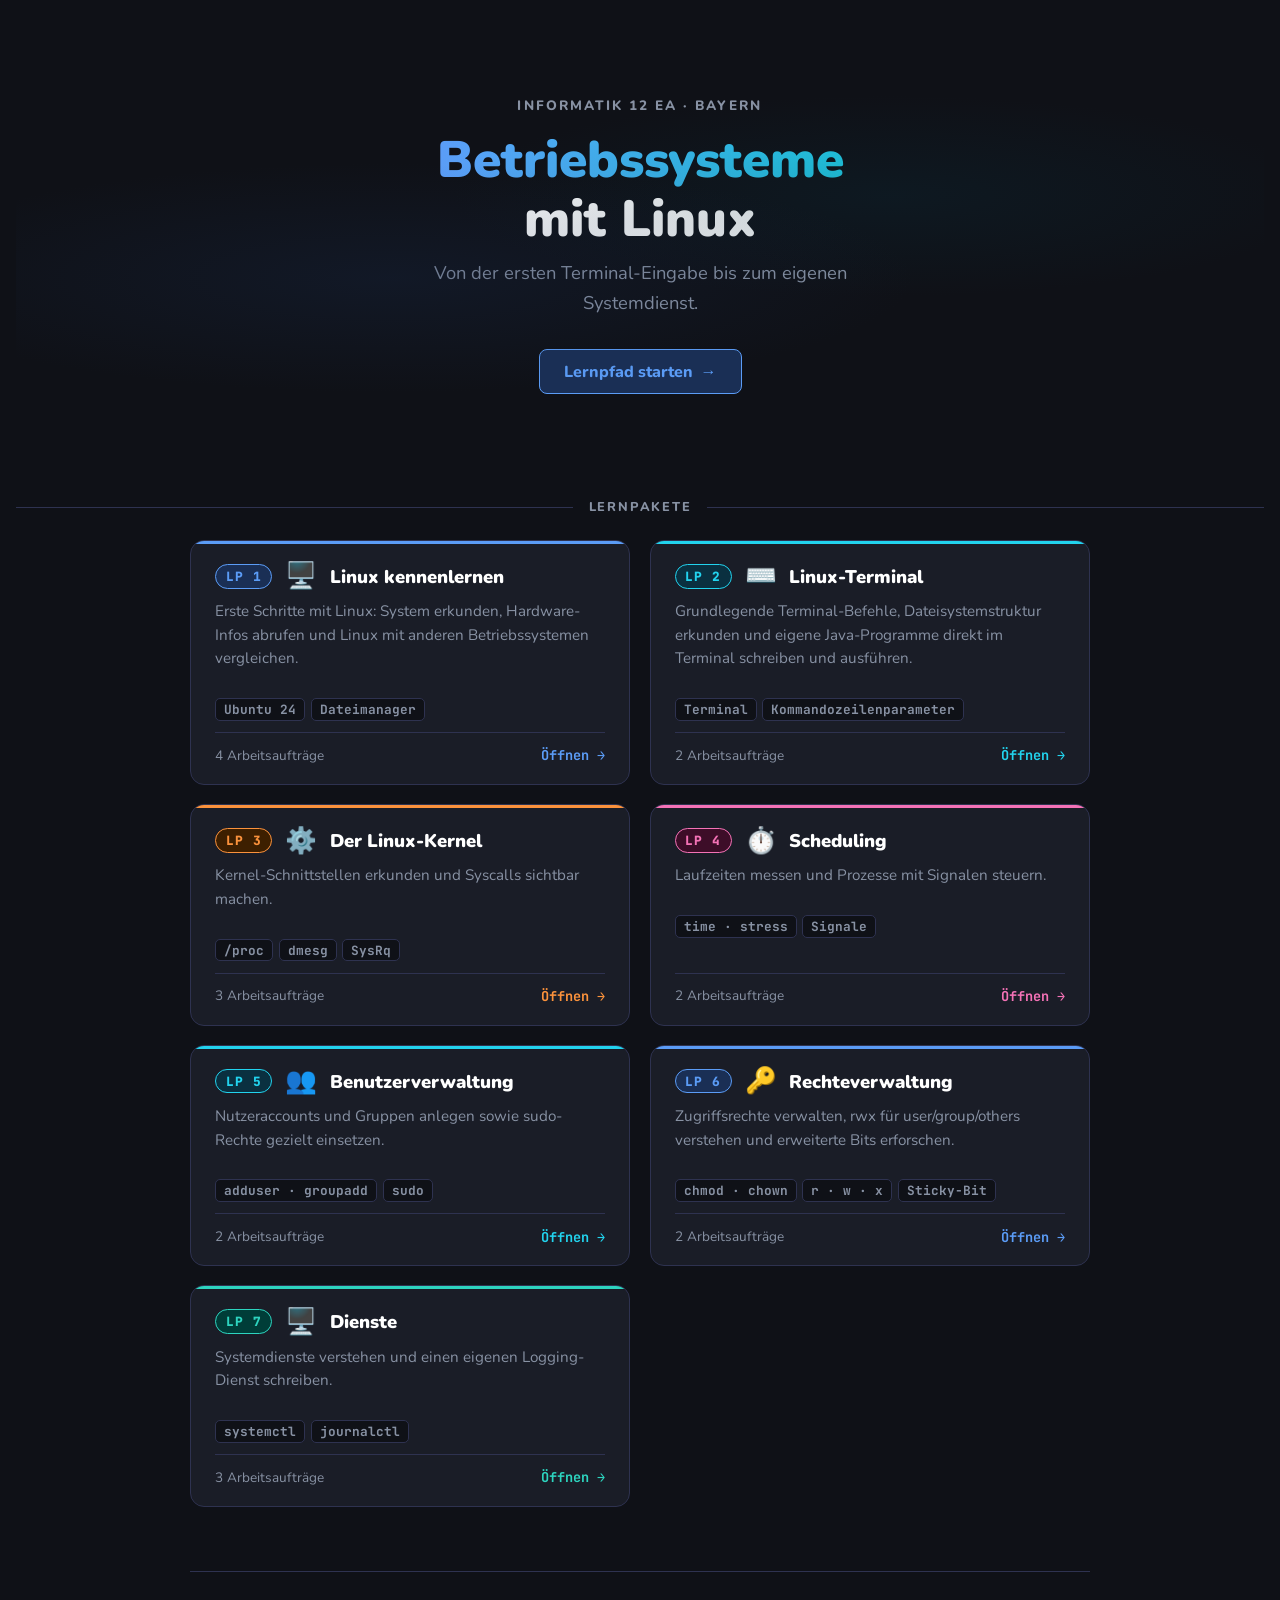
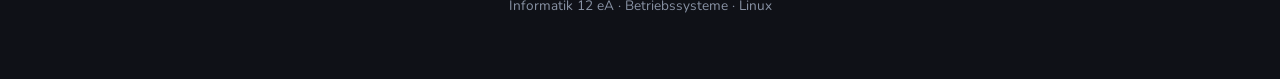
<file: inf12-linux/index.html>
<!DOCTYPE html>
<html lang="de">
<head>
<meta charset="UTF-8">
<meta name="viewport" content="width=device-width, initial-scale=1.0">
<title>Inf12 eA · Betriebssysteme</title>
<link rel="stylesheet" href="styles.css">
  <style>
  :root {
    --bg: #0f1117;
    --surface: #1a1d27;
    --surface2: #22263a;
    --border: #2e3250;
    --text: #e2e8f0;
    --text-dim: #8892a4;
    --mono: 'JetBrains Mono', monospace;
    --sans: 'Nunito', sans-serif;

    /* CVD-safe accent palette – one per LP */
    --c1: #5b9cf6;  --c1d: #1a2f55;
    --c2: #22d3ee;  --c2d: #0a3040;
    --c3: #fb923c;  --c3d: #3d1f00;
    --c4: #f472b6;  --c4d: #3d0d28;
    --c5: #22d3ee;  --c5d: #0a3040;
    --c6: #5b9cf6;  --c6d: #1a2f55;
    --c7: #2dd4bf;  --c7d: #003d38;
    --purple: #c084fc; --purple-dim: #2d1a4d;
  }
  </style>
</head>
<body>

  <!-- ── Hero ─────────────────────────────────────────────────── -->
  <div class="hero">
    <div class="hero-eyebrow">Informatik 12 eA · Bayern</div>
    <h1 class="hero-title">
      <span>Betriebssysteme</span><br>mit Linux
    </h1>
    <p class="hero-sub">
      Von der ersten Terminal-Eingabe bis zum eigenen Systemdienst.
    </p>
    <a href="AB_1_Linux_kennenlernen.html" class="hero-cta">
      Lernpfad starten &nbsp;→
    </a>
  </div>

  <!-- ── LP Cards ──────────────────────────────────────────────── -->
  <div class="section-label">Lernpakete</div>

  <div class="lp-grid">

    <!-- LP 1 -->
    <a href="AB_1_Linux_kennenlernen.html" class="lp-card"
       style="--card-accent:var(--c1); --card-accent-dim:var(--c1d);">
      <div class="lp-card-head">
        <span class="lp-number">LP 1</span>
        <span class="lp-icon">🖥️</span>
        <span class="lp-title">Linux kennenlernen</span>
      </div>
      <p class="lp-desc">Erste Schritte mit Linux: System erkunden, Hardware-Infos abrufen und Linux mit anderen Betriebssystemen vergleichen.</p>
      <div class="lp-topics">
        <span class="topic-chip">Ubuntu 24</span>
        <span class="topic-chip">Dateimanager</span>
      </div>
      <div class="lp-footer">
        <span class="lp-auftraege">4 Arbeitsaufträge</span>
        <span class="lp-go">Öffnen →</span>
      </div>
    </a>

    <!-- LP 2 -->
    <a href="AB_2_Linux_Terminal.html" class="lp-card"
       style="--card-accent:var(--c2); --card-accent-dim:var(--c2d);">
      <div class="lp-card-head">
        <span class="lp-number">LP 2</span>
        <span class="lp-icon">⌨️</span>
        <span class="lp-title">Linux-Terminal</span>
      </div>
      <p class="lp-desc">Grundlegende Terminal-Befehle, Dateisystemstruktur erkunden und eigene Java-Programme direkt im Terminal schreiben und ausführen.</p>
      <div class="lp-topics">
        <span class="topic-chip">Terminal</span>
        <span class="topic-chip">Kommandozeilenparameter</span>
      </div>
      <div class="lp-footer">
        <span class="lp-auftraege">2 Arbeitsaufträge</span>
        <span class="lp-go">Öffnen →</span>
      </div>
    </a>

    <!-- LP 3 -->
    <a href="AB_3_Linux_Kernel.html" class="lp-card"
       style="--card-accent:var(--c3); --card-accent-dim:var(--c3d);">
      <div class="lp-card-head">
        <span class="lp-number">LP 3</span>
        <span class="lp-icon">⚙️</span>
        <span class="lp-title">Der Linux-Kernel</span>
      </div>
      <p class="lp-desc">Kernel-Schnittstellen erkunden und Syscalls sichtbar machen.</p>
      <div class="lp-topics">
        <span class="topic-chip">/proc</span>
        <span class="topic-chip">dmesg</span>
        <span class="topic-chip">SysRq</span>
      </div>
      <div class="lp-footer">
        <span class="lp-auftraege">3 Arbeitsaufträge</span>
        <span class="lp-go">Öffnen →</span>
      </div>
    </a>

    <!-- LP 4 -->
    <a href="AB_4_Scheduling.html" class="lp-card"
       style="--card-accent:var(--c4); --card-accent-dim:var(--c4d);">
      <div class="lp-card-head">
        <span class="lp-number">LP 4</span>
        <span class="lp-icon">⏱️</span>
        <span class="lp-title">Scheduling</span>
      </div>
      <p class="lp-desc">Laufzeiten messen und Prozesse mit Signalen steuern.</p>
      <div class="lp-topics">
        <span class="topic-chip">time · stress</span>
        <span class="topic-chip">Signale</span>
      </div>
      <div class="lp-footer">
        <span class="lp-auftraege">2 Arbeitsaufträge</span>
        <span class="lp-go">Öffnen →</span>
      </div>
    </a>

    <!-- LP 5 -->
    <a href="AB_5_Benutzerverwaltung.html" class="lp-card"
       style="--card-accent:var(--c5); --card-accent-dim:var(--c5d);">
      <div class="lp-card-head">
        <span class="lp-number">LP 5</span>
        <span class="lp-icon">👥</span>
        <span class="lp-title">Benutzerverwaltung</span>
      </div>
      <p class="lp-desc">Nutzeraccounts und Gruppen anlegen sowie sudo-Rechte gezielt einsetzen.</p>
      <div class="lp-topics">
        <span class="topic-chip">adduser · groupadd</span>
        <span class="topic-chip">sudo</span>
      </div>
      <div class="lp-footer">
        <span class="lp-auftraege">2 Arbeitsaufträge</span>
        <span class="lp-go">Öffnen →</span>
      </div>
    </a>

    <!-- LP 6 -->
    <a href="AB_6_Rechteverwaltung.html" class="lp-card"
       style="--card-accent:var(--c6); --card-accent-dim:var(--c6d);">
      <div class="lp-card-head">
        <span class="lp-number">LP 6</span>
        <span class="lp-icon">🔑</span>
        <span class="lp-title">Rechteverwaltung</span>
      </div>
      <p class="lp-desc">Zugriffsrechte verwalten, rwx für user/group/others verstehen und erweiterte Bits erforschen.</p>
      <div class="lp-topics">
        <span class="topic-chip">chmod · chown</span>
        <span class="topic-chip">r · w · x</span>
        <span class="topic-chip">Sticky-Bit</span>
      </div>
      <div class="lp-footer">
        <span class="lp-auftraege">2 Arbeitsaufträge</span>
        <span class="lp-go">Öffnen →</span>
      </div>
    </a>

    <!-- LP 7 -->
    <a href="AB_7_Dienste.html" class="lp-card"
       style="--card-accent:var(--c7); --card-accent-dim:var(--c7d);">
      <div class="lp-card-head">
        <span class="lp-number">LP 7</span>
        <span class="lp-icon">🖥️</span>
        <span class="lp-title">Dienste</span>
      </div>
      <p class="lp-desc">Systemdienste verstehen und einen eigenen Logging-Dienst schreiben.</p>
      <div class="lp-topics">
        <span class="topic-chip">systemctl</span>
        <span class="topic-chip">journalctl</span>
      </div>
      <div class="lp-footer">
        <span class="lp-auftraege">3 Arbeitsaufträge</span>
        <span class="lp-go">Öffnen →</span>
      </div>
    </a>

  </div>

  <div class="footer">
    Informatik 12 eA · Betriebssysteme · Linux
  </div>

  <script src="lernpfad.js"></script>
</body>
</html>
</file>
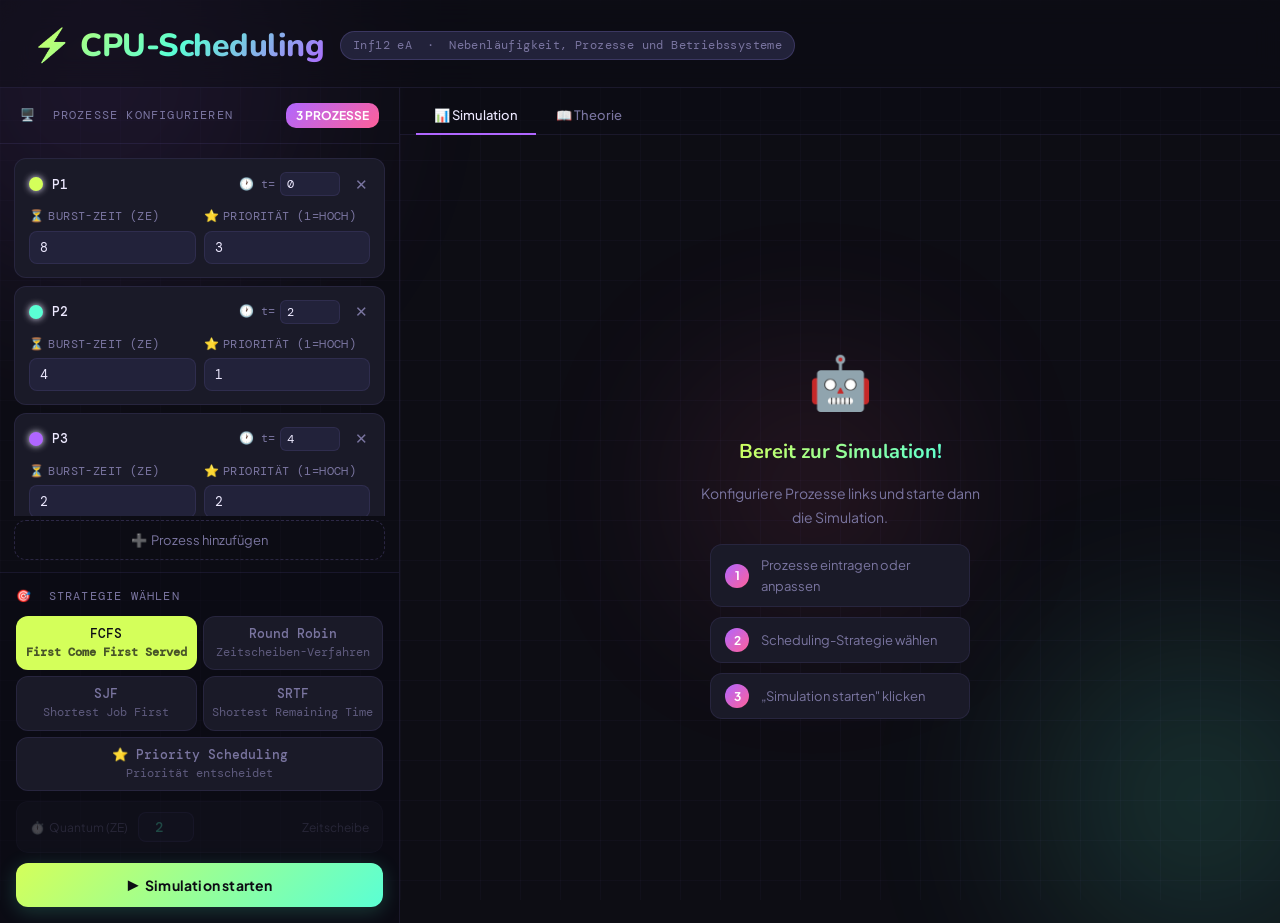
<file: inf12-os/index.html>
<!DOCTYPE html>
<html lang="de">
<head>
<meta charset="UTF-8">
<meta name="viewport" content="width=device-width, initial-scale=1.0">
<title>Inf12 eA Scheduling</title>
<link rel="preconnect" href="https://fonts.googleapis.com">
<link rel="preconnect" href="https://fonts.gstatic.com" crossorigin>
<link href="https://fonts.googleapis.com/css2?family=DM+Mono:wght@400;500&family=Plus+Jakarta+Sans:wght@400;500;600;700&family=Nunito:wght@700;800;900&display=swap" rel="stylesheet">
<style>
:root {
  --bg:       #0d0d14;
  --bg2:      #13131e;
  --surface:  #1a1a28;
  --surface2: #22223a;
  --surface3: #2a2a44;
  --border:   rgba(160,140,255,0.10);
  --border2:  rgba(160,140,255,0.20);
  --text:     #ede9ff;
  --muted:    #7a75a0;
  --lime:     #d4ff5a;
  --cyan:     #5affd4;
  --violet:   #b066ff;
  --pink:     #ff6099;
  --orange:   #ff9955;
  --yellow:   #ffe066;
  --blue:     #66b0ff;
  --font-ui:  'Plus Jakarta Sans', sans-serif;
  --font-mono:'DM Mono', monospace;
  --font-head:'Nunito', sans-serif;
  --r:        12px;
  --r-lg:     18px;
}
* { box-sizing: border-box; margin: 0; padding: 0; }

body {
  font-family: var(--font-ui);
  background: var(--bg);
  color: var(--text);
  min-height: 100vh;
  font-size: 14px;
  line-height: 1.6;
}

body::before {
  content: '';
  position: fixed; inset: 0;
  background-image:
    linear-gradient(rgba(160,140,255,.03) 1px, transparent 1px),
    linear-gradient(90deg, rgba(160,140,255,.03) 1px, transparent 1px);
  background-size: 40px 40px;
  pointer-events: none; z-index: 0;
}

.glow-blob {
  position: fixed; border-radius: 50%;
  filter: blur(100px); opacity: .16;
  pointer-events: none; z-index: 0;
}
.glow-blob.g1 { width: 420px; height: 420px; background: var(--violet); top: -130px; left: -110px; }
.glow-blob.g2 { width: 320px; height: 320px; background: var(--cyan);   bottom: -60px; right: -80px; }
.glow-blob.g3 { width: 220px; height: 220px; background: var(--pink);   top: 42%; right: 28%; }

header {
  position: relative; z-index: 10;
  padding: 20px 32px 16px;
  border-bottom: 1px solid var(--border);
  display: flex; align-items: center; gap: 16px; flex-wrap: wrap;
  background: rgba(13,13,20,.65);
  backdrop-filter: blur(14px);
}
.header-logo {
  font-family: var(--font-head);
  font-size: 32px; font-weight: 800; letter-spacing: -.5px;
  background: linear-gradient(135deg, var(--lime) 0%, var(--cyan) 50%, var(--violet) 100%);
  -webkit-background-clip: text; -webkit-text-fill-color: transparent; background-clip: text;
}
.header-tag {
  background: var(--surface2); border: 1px solid var(--border2);
  border-radius: 20px; padding: 4px 12px;
  font-size: 12px; color: var(--muted);
  font-family: var(--font-mono); letter-spacing: .4px;
}
.header-tag span { color: var(--violet); }

.main-grid {
  display: grid; grid-template-columns: 400px 1fr;
  height: calc(100vh - 65px);
  position: relative; z-index: 1;
}
@media (max-width: 900px) {
  .main-grid { grid-template-columns: 1fr; height: auto; }
}

.left-panel {
  border-right: 1px solid var(--border);
  display: flex; flex-direction: column; overflow: hidden;
  background: rgba(13,13,20,.4);
}
.panel-header {
  padding: 15px 20px;
  border-bottom: 1px solid var(--border);
  font-size: 12px; font-family: var(--font-mono);
  color: var(--muted); letter-spacing: 1.2px; text-transform: uppercase;
  display: flex; align-items: center; justify-content: space-between;
}
.ph-badge {
  background: linear-gradient(135deg, var(--violet), var(--pink));
  color: #fff; font-size: 12px; font-weight: 700;
  padding: 3px 10px; border-radius: 10px;
  font-family: var(--font-ui); letter-spacing: 0;
}
.panel-scroll { overflow-y: auto; flex: 1; padding: 14px; }
.panel-scroll::-webkit-scrollbar { width: 3px; }
.panel-scroll::-webkit-scrollbar-thumb { background: var(--surface3); border-radius: 2px; }

.process-card {
  background: var(--surface); border: 1px solid var(--border);
  border-radius: var(--r); padding: 13px 14px; margin-bottom: 8px;
  transition: border-color .2s, transform .15s;
}
.process-card:hover { border-color: var(--border2); transform: translateX(2px); }
.process-card-header {
  display: flex; align-items: center; gap: 9px; margin-bottom: 11px;
}
.process-dot {
  width: 14px; height: 14px; border-radius: 50%; flex-shrink: 0;
  box-shadow: 0 0 7px currentColor;
}

.process-name-input {
  background: transparent; border: none;
  color: var(--text); font-family: var(--font-mono);
  font-size: 13px; font-weight: 500; width: 55px; outline: none;
}
.process-name-input:focus { color: var(--lime); }
.arrival-wrap { margin-left: auto; display: flex; align-items: center; gap: 5px; }
.arrival-label { font-size: 12px; color: var(--muted); font-family: var(--font-mono); }
.arrival-input {
  background: var(--surface2); border: 1px solid var(--border);
  border-radius: 6px; color: var(--text);
  font-family: var(--font-mono); font-size: 12px;
  width: 60px; padding: 3px 6px; outline: none; text-align: left;
  transition: border-color .15s;
}
.arrival-input:focus { border-color: var(--cyan); }
.delete-btn {
  background: none; border: none; color: var(--muted);
  cursor: pointer; font-size: 15px; line-height: 1;
  padding: 0 2px; margin-left: 4px; transition: color .15s;
}
.delete-btn:hover { color: var(--pink); }

.fields-grid { display: grid; grid-template-columns: 1fr 1fr; gap: 8px; }
.field-group label {
  display: flex; align-items: center; gap: 4px;
  font-size: 12px; color: var(--muted); font-family: var(--font-mono);
  margin-bottom: 4px; letter-spacing: .4px; text-transform: uppercase;
}
.field-group label .lbl-emoji { font-size: 12px; }
.field-group input[type="number"] {
  width: 100%; background: var(--surface2);
  border: 1px solid var(--border); border-radius: 8px;
  color: var(--text); font-family: var(--font-mono);
  font-size: 13px; padding: 7px 10px; outline: none;
  transition: border-color .15s, background .15s;
}
.field-group input[type="number"]:focus { border-color: var(--lime); background: var(--surface3); }

.add-btn {
  width: 100%; background: transparent;
  border: 1.5px dashed var(--border2); border-radius: var(--r);
  color: var(--muted); font-family: var(--font-ui); font-size: 13px;
  padding: 11px; cursor: pointer; transition: all .2s; margin-top: 4px;
  display: flex; align-items: center; justify-content: center; gap: 6px;
}
.add-btn:hover { border-color: var(--lime); color: var(--lime); background: rgba(212,255,90,.05); }

.strategy-section {
  padding: 14px 16px 16px; border-top: 1px solid var(--border);
  background: rgba(13,13,20,.3);
}
.strategy-label {
  font-size: 12px; font-family: var(--font-mono);
  color: var(--muted); letter-spacing: 1.2px; text-transform: uppercase;
  margin-bottom: 10px; display: flex; align-items: center; gap: 6px;
}
.strategy-grid { display: grid; grid-template-columns: 1fr 1fr; gap: 6px; margin-bottom: 10px; }
.strat-btn {
  background: var(--surface); border: 1px solid var(--border);
  border-radius: var(--r); color: var(--muted);
  font-family: var(--font-mono); font-size: 12px;
  padding: 9px 6px; cursor: pointer; transition: all .15s;
  text-align: center; line-height: 1.3;
}
.strat-btn:hover { border-color: var(--border2); color: var(--text); }
.strat-btn.active { color: #0d0d14; font-weight: 600; border-color: transparent; }
.strat-btn .strat-abbr { font-size: 13px; font-weight: 500; display: block; margin-bottom: 2px; }
.strat-btn .strat-full { font-size: 12px; display: block; opacity: .7; }

.strat-btn[data-strat="fcfs"].active  { background: var(--lime); }
.strat-btn[data-strat="rr"].active    { background: var(--cyan); }
.strat-btn[data-strat="sjf"].active   { background: var(--violet); color: #fff; }
.strat-btn[data-strat="srtf"].active  { background: var(--pink); color: #fff; }
.strat-btn[data-strat="ps"].active    { background: var(--orange); }

.quantum-row {
  display: flex; align-items: center; gap: 10px;
  background: var(--surface); border: 1px solid var(--border);
  border-radius: var(--r); padding: 10px 13px; margin-bottom: 10px;
  transition: opacity .3s;
}
.quantum-row.hidden { opacity: .25; pointer-events: none; }
.quantum-row label { font-size: 12px; color: var(--muted); white-space: nowrap; display: flex; gap: 5px; align-items: center; }
.quantum-row input[type="number"] {
  background: var(--surface2); border: 1px solid var(--border2);
  border-radius: 8px; color: var(--cyan);
  font-family: var(--font-mono); font-size: 14px; font-weight: 500;
  width: 56px; padding: 5px 8px; outline: none; text-align: center;
  transition: border-color .15s;
}
.quantum-row input[type="number"]:focus { border-color: var(--cyan); }

.run-btn {
  width: 100%;
  background: linear-gradient(135deg, var(--lime) 0%, var(--cyan) 100%);
  border: none; border-radius: var(--r);
  color: #0d0d14; font-family: var(--font-ui);
  font-size: 14px; font-weight: 700; padding: 13px;
  cursor: pointer; transition: opacity .15s, transform .1s, box-shadow .2s;
  letter-spacing: .2px;
  display: flex; align-items: center; justify-content: center; gap: 8px;
  box-shadow: 0 4px 20px rgba(90,255,212,.2);
}
.run-btn:hover { opacity: .92; box-shadow: 0 6px 28px rgba(90,255,212,.35); transform: translateY(-1px); }
.run-btn:active { transform: scale(.98); }

.right-panel { display: flex; flex-direction: column; overflow: hidden; }
.right-scroll { flex: 1; overflow-y: auto; padding: 28px 36px; }
.right-scroll::-webkit-scrollbar { width: 3px; }
.right-scroll::-webkit-scrollbar-thumb { background: var(--surface3); border-radius: 2px; }

.strat-hero {
  margin-bottom: 24px; padding: 20px 24px;
  background: var(--surface); border: 1px solid var(--border2);
  border-radius: var(--r-lg);
}
.strat-hero-top { display: flex; align-items: flex-start; gap: 16px; flex-wrap: wrap; }
.strat-hero-emoji { font-size: 38px; line-height: 1; flex-shrink: 0; }
.strat-hero-name {
  font-family: var(--font-head); font-size: 22px; font-weight: 700;
  letter-spacing: -.3px; margin-bottom: 4px;
}
.strat-hero-desc { font-size: 13px; color: var(--muted); line-height: 1.7; max-width: 560px; }
.strat-hero-badges { display: flex; gap: 8px; margin-top: 10px; flex-wrap: wrap; }
.badge {
  display: inline-flex; align-items: center; gap: 5px;
  font-size: 12px; font-weight: 500; border-radius: 8px; padding: 4px 10px;
}
.badge-np { background: rgba(255,153,85,.15); color: var(--orange); border: 1px solid rgba(255,153,85,.3); }
.badge-p  { background: rgba(90,255,212,.15); color: var(--cyan);   border: 1px solid rgba(90,255,212,.3); }
.badge-q  { background: rgba(255,224,102,.15); color: var(--yellow); border: 1px solid rgba(255,224,102,.3); }

.section-title {
  font-size: 12px; font-family: var(--font-mono);
  color: var(--muted); letter-spacing: 1.5px; text-transform: uppercase;
  margin-bottom: 14px;
  display: flex; align-items: center; gap: 8px;
}
.section-title::after { content: ''; flex: 1; height: 1px; background: var(--border); }

.gantt-wrapper { margin-bottom: 28px; }
.gantt-row { display: flex; align-items: center; gap: 12px; margin-bottom: 9px; }
.gantt-name {
  font-family: var(--font-mono); font-size: 12px; font-weight: 500;
  width: 40px; flex-shrink: 0;
}
.gantt-track {
  flex: 1; height: 36px; background: var(--surface2);
  border-radius: 8px; position: relative; overflow: visible;
}
.gantt-seg {
  position: absolute; top: 4px; height: 28px; border-radius: 6px;
  display: flex; align-items: center; justify-content: center;
  font-family: var(--font-mono); font-size: 12px; font-weight: 500;
  cursor: default; overflow: hidden; transition: filter .15s;
}
.gantt-seg:hover { filter: brightness(1.25); z-index: 10; }
.gantt-seg .seg-tooltip {
  display: none; position: absolute; top: -30px; left: 50%;
  transform: translateX(-50%);
  background: var(--surface3); border: 1px solid var(--border2);
  border-radius: 6px; padding: 3px 9px;
  font-size: 12px; white-space: nowrap; color: var(--text); z-index: 20;
  pointer-events: none;
}
.gantt-seg:hover .seg-tooltip { display: block; }

.time-axis {
  display: flex; padding-left: 52px;
  position: relative; height: 20px; margin-bottom: 8px;
}
.time-tick {
  position: absolute; font-family: var(--font-mono);
  font-size: 12px; color: var(--muted);
  transform: translateX(-50%); top: 0;
}

.stats-grid {
  display: grid; grid-template-columns: repeat(auto-fill, minmax(180px, 1fr));
  gap: 10px; margin-bottom: 28px;
}
.stat-card {
  background: var(--surface); border: 1px solid var(--border);
  border-radius: var(--r); padding: 14px 16px;
  position: relative; overflow: hidden; transition: border-color .2s;
  min-width: 180px;
}
.stat-card:hover { border-color: var(--border2); }
.stat-card::after {
  content: ''; position: absolute; bottom: 0; left: 0; right: 0; height: 2px;
}
.stat-card.c-lime::after  { background: var(--lime); }
.stat-card.c-cyan::after  { background: var(--cyan); }
.stat-card.c-violet::after{ background: var(--violet); }
.stat-card.c-orange::after{ background: var(--orange); }
.stat-label {
  font-size: 12px; font-family: var(--font-mono); color: var(--muted);
  text-transform: uppercase; letter-spacing: .8px; margin-bottom: 6px;
  display: flex; align-items: center; gap: 5px;
}
.stat-value {
  font-family: var(--font-head); font-size: 30px; font-weight: 700; line-height: 1;
}
.stat-unit { font-family: var(--font-mono); font-size: 12px; color: var(--muted); margin-left: 3px; }
.stat-card.c-lime   .stat-value { color: var(--lime); }
.stat-card.c-cyan   .stat-value { color: var(--cyan); }
.stat-card.c-violet .stat-value { color: var(--violet); }
.stat-card.c-orange .stat-value { color: var(--orange); }

.detail-table { width: 100%; border-collapse: collapse; margin-bottom: 28px; font-size: 13px; }
.detail-table th {
  text-align: left; font-family: var(--font-mono); font-size: 12px; color: var(--muted);
  text-transform: uppercase; letter-spacing: .8px; padding: 7px 12px;
  border-bottom: 1px solid var(--border); font-weight: 400;
}
.detail-table th.th-icon {
  text-align: center; font-size: 15px; padding: 10px 12px 4px;
  border-bottom: none; letter-spacing: 0; text-transform: none; color: var(--text);
}
.detail-table th.th-label {
  text-align: left; padding-top: 2px; padding-bottom: 10px;
  border-bottom: 1px solid var(--border2);
}
.detail-table td {
  padding: 10px 12px; border-bottom: 1px solid var(--border);
  font-family: var(--font-mono); font-size: 12px; color: var(--text);
}
.detail-table tr:last-child td { border-bottom: none; }
.detail-table tr:hover td { background: var(--surface); }
.td-name { display: flex; align-items: center; gap: 8px; }
.td-dot { width: 9px; height: 9px; border-radius: 50%; flex-shrink: 0; }
td.best { color: var(--lime); font-weight: 500; }

.states-grid {
  display: grid; grid-template-columns: repeat(2, 1fr);
  gap: 10px; margin: 14px 0 10px;
}
.state-box { border-radius: var(--r); padding: 13px 14px; }
.state-box .state-name { font-weight: 600; font-size: 14px; margin-bottom: 3px; display: flex; align-items: center; gap: 7px; }
.state-box .state-desc { font-size: 12px; line-height: 1.5; color: var(--muted); }
.sb-bereit    { background: rgba(160,140,255,.12); border: 1px solid rgba(160,140,255,.25); }
.sb-bereit    .state-name { color: var(--violet); }
.sb-aktiv     { background: rgba(90,255,212,.12);  border: 1px solid rgba(90,255,212,.25); }
.sb-aktiv     .state-name { color: var(--cyan); }
.sb-blockiert { background: rgba(255,153,85,.12);  border: 1px solid rgba(255,153,85,.25); }
.sb-blockiert .state-name { color: var(--orange); }
.sb-beendet   { background: rgba(212,255,90,.12);  border: 1px solid rgba(212,255,90,.25); }
.sb-beendet   .state-name { color: var(--lime); }

.states-flow {
  display: flex; align-items: center; gap: 6px;
  flex-wrap: nowrap; overflow-x: auto; padding: 12px 0 4px;
}
.sf-box {
  background: var(--surface2); border: 1px solid var(--border2);
  border-radius: 8px; padding: 7px 14px;
  font-size: 12px; font-weight: 500; white-space: nowrap; flex-shrink: 0;
}
.sf-box.sf-aktiv   { background: rgba(90,255,212,.15); color: var(--cyan); border-color: rgba(90,255,212,.3); }
.sf-box.sf-blocked { background: rgba(255,153,85,.15); color: var(--orange); border-color: rgba(255,153,85,.3); }
.sf-box.sf-done    { background: rgba(212,255,90,.15); color: var(--lime); border-color: rgba(212,255,90,.3); }
.sf-arrow { color: var(--muted); font-size: 18px; flex-shrink: 0; }
.sf-lbl { font-size: 12px; color: var(--muted); font-family: var(--font-mono); text-align: center; }

.tip-box {
  background: var(--surface); border: 1px solid var(--border);
  border-left: 3px solid var(--yellow);
  border-radius: var(--r); padding: 13px 16px; margin-top: 4px;
  font-size: 13px; color: var(--muted); line-height: 1.7;
}
.tip-box strong { color: var(--text); }

.empty-state {
  display: flex; flex-direction: column; align-items: center;
  justify-content: center; height: 100%; text-align: center;
  gap: 14px; padding: 60px 40px;
}
.empty-emoji { font-size: 52px; }
@keyframes float { 0%,100%{transform:translateY(0)} 50%{transform:translateY(-10px)} }
.empty-emoji { animation: float 3s ease-in-out infinite; }
.empty-state h2 {
  font-family: var(--font-head); font-size: 20px; font-weight: 700;
  background: linear-gradient(135deg, var(--lime), var(--cyan));
  -webkit-background-clip: text; -webkit-text-fill-color: transparent; background-clip: text;
}
.empty-state p { font-size: 14px; color: var(--muted); line-height: 1.7; max-width: 280px; }
.empty-steps { display: flex; flex-direction: column; gap: 10px; width: 100%; max-width: 260px; }
.empty-step {
  background: var(--surface); border: 1px solid var(--border); border-radius: var(--r);
  padding: 10px 14px; display: flex; align-items: center; gap: 12px;
  font-size: 13px; color: var(--muted); text-align: left;
}
.step-num {
  width: 24px; height: 24px; border-radius: 50%;
  background: linear-gradient(135deg, var(--violet), var(--pink));
  color: #fff; font-weight: 700; font-size: 12px;
  display: flex; align-items: center; justify-content: center; flex-shrink: 0;
}

.toast {
  position: fixed; bottom: 24px; right: 24px;
  background: var(--surface2); border: 1px solid rgba(212,255,90,.3);
  border-radius: var(--r); padding: 11px 18px;
  font-size: 13px; font-family: var(--font-mono); color: var(--lime);
  opacity: 0; pointer-events: none; transition: opacity .3s; z-index: 100;
  display: flex; align-items: center; gap: 8px;
}
.toast.show { opacity: 1; }

@keyframes slide-in {
  from { opacity: 0; transform: translateX(16px); }
  to   { opacity: 1; transform: translateX(0); }
}
.gantt-seg { animation: slide-in .4s ease-out both; }

/* ── Tab bar ── */
.tab-bar {
  display: flex; gap: 2px;
  padding: 10px 16px 0;
  border-bottom: 1px solid var(--border);
  background: rgba(13,13,20,.5);
  flex-shrink: 0;
}
.tab-btn {
  background: none; border: none;
  padding: 9px 18px 10px;
  font-family: var(--font-ui); font-size: 13px; font-weight: 500;
  color: var(--muted); cursor: pointer;
  border-bottom: 2px solid transparent;
  transition: color .15s, border-color .15s;
  white-space: nowrap;
  margin-bottom: -1px;
}
.tab-btn:hover { color: var(--text); }
.tab-btn.active { color: var(--text); border-bottom-color: var(--violet); }

.tab-content { display: none; flex: 1; overflow-y: auto; }
.tab-content.active { display: block; }
.tab-content::-webkit-scrollbar { width: 3px; }
.tab-content::-webkit-scrollbar-thumb { background: var(--surface3); border-radius: 2px; }

/* ── Theory tab ── */
.theory-scroll { padding: 28px 36px; }

.theory-h1 {
  font-family: var(--font-head); font-size: 20px; font-weight: 800;
  margin-bottom: 6px; color: var(--text);
}
.theory-h2 {
  font-family: var(--font-head); font-size: 16px; font-weight: 700;
  margin-bottom: 14px; color: var(--text);
}
.theory-intro {
  font-size: 13px; color: var(--muted); line-height: 1.75;
  margin-bottom: 28px; max-width: 680px;
}

/* comparison table */
.comp-table { width: 100%; border-collapse: collapse; margin-bottom: 32px; font-size: 12px; }
.comp-table th {
  text-align: left; font-family: var(--font-mono); font-size: 12px;
  color: var(--muted); text-transform: uppercase; letter-spacing: .8px;
  padding: 8px 12px; border-bottom: 1px solid var(--border); font-weight: 400;
}
.comp-table td { padding: 10px 12px; border-bottom: 1px solid var(--border); vertical-align: top; }
.comp-table tr:last-child td { border-bottom: none; }
.comp-table tr:hover td { background: var(--surface); }
.comp-table td:first-child { font-family: var(--font-mono); font-weight: 500; white-space: nowrap; }
.ct-name { font-weight: 700; font-size: 13px; display: block; margin-bottom: 1px; }
.ct-full { font-size: 12px; color: var(--muted); }
.pill {
  display: inline-block; font-size: 12px; font-weight: 500;
  padding: 2px 8px; border-radius: 6px; white-space: nowrap;
}
.pill-np  { background: rgba(255,153,85,.15); color: var(--orange); border: 1px solid rgba(255,153,85,.3); }
.pill-p   { background: rgba(90,255,212,.15);  color: var(--cyan);   border: 1px solid rgba(90,255,212,.3); }
.pill-both{ background: rgba(160,140,255,.15); color: var(--violet); border: 1px solid rgba(160,140,255,.3); }
.pro-text { color: #6ee7a0; font-size: 12px; }
.con-text { color: var(--pink); font-size: 12px; }
.comp-table td.td-pro { color: #6ee7a0; }
.comp-table td.td-con { color: var(--pink); }

/* glossary */
.glossary { display: flex; flex-direction: column; gap: 10px; margin-bottom: 32px; letter-spacing: .5px }
.gloss-item {
  background: var(--surface); border: 1px solid var(--border);
  border-radius: var(--r); padding: 13px 16px;
  display: grid; grid-template-columns: 170px 1fr; gap: 12px; align-items: start;
}
.gloss-item:hover { border-color: var(--border2); }
.gloss-term {
  font-family: var(--font-mono); font-size: 12px; font-weight: 500;
  color: var(--violet); padding-top: 1px;
}
.gloss-def { font-size: 13px; color: var(--muted); line-height: 1.65; }
.gloss-def strong { color: var(--text); font-weight: 500; }

/* four-state model */
.fsm-wrap {
  background: var(--surface); border: 1px solid var(--border2);
  border-radius: var(--r-lg); padding: 22px 24px; margin-bottom: 32px;
}
.fsm-diagram {
  display: flex; align-items: center; gap: 0; flex-wrap: nowrap;
  overflow-x: auto; margin: 18px 0 12px;
}
.fsm-state {
  display: flex; flex-direction: column; align-items: center;
  flex-shrink: 0;
}
.fsm-box {
  border-radius: 10px; padding: 10px 20px;
  font-family: var(--font-mono); font-size: 13px; font-weight: 500;
  border: 1.5px solid; white-space: nowrap; text-align: center;
}
.fsm-box.s-bereit    { background: rgba(160,140,255,.14); border-color: rgba(160,140,255,.4); color: var(--violet); }
.fsm-box.s-aktiv     { background: rgba(90,255,212,.14);  border-color: rgba(90,255,212,.4);  color: var(--cyan); }
.fsm-box.s-beendet   { background: rgba(212,255,90,.14);  border-color: rgba(212,255,90,.4);  color: var(--lime); }
.fsm-box.s-blockiert { background: rgba(255,153,85,.14);  border-color: rgba(255,153,85,.4);  color: var(--orange); }
.fsm-arrow-wrap {
  display: flex; flex-direction: column; align-items: center;
  padding: 0 6px; flex-shrink: 0;
}
.fsm-lbl { font-size: 12px; color: var(--muted); font-family: var(--font-mono); white-space: nowrap; }
.fsm-arr { font-size: 20px; color: var(--muted); line-height: 1; }
.fsm-bypass {
  display: flex; align-items: center; gap: 6px;
  margin-top: 10px; padding-left: 40px; flex-wrap: wrap;
}
.fsm-states-cards {
  display: grid; grid-template-columns: repeat(2, 1fr); gap: 10px; margin-top: 16px;
}
.fsm-card {
  border-radius: var(--r); padding: 12px 14px;
}
.fsm-card .fc-name { font-weight: 700; font-size: 13px; margin-bottom: 3px; }
.fsm-card .fc-desc { font-size: 12px; color: var(--muted); line-height: 1.55; }
.fsm-card.fc-bereit    { background: rgba(160,140,255,.10); border: 1px solid rgba(160,140,255,.22); }
.fsm-card.fc-bereit    .fc-name { color: var(--violet); }
.fsm-card.fc-aktiv     { background: rgba(90,255,212,.10);  border: 1px solid rgba(90,255,212,.22);  }
.fsm-card.fc-aktiv     .fc-name { color: var(--cyan); }
.fsm-card.fc-blockiert { background: rgba(255,153,85,.10);  border: 1px solid rgba(255,153,85,.22);  }
.fsm-card.fc-blockiert .fc-name { color: var(--orange); }
.fsm-card.fc-beendet   { background: rgba(212,255,90,.10);  border: 1px solid rgba(212,255,90,.22);  }
.fsm-card.fc-beendet   .fc-name { color: var(--lime); }
</style>
</head>
<body>

<div class="glow-blob g1"></div>
<div class="glow-blob g2"></div>
<div class="glow-blob g3"></div>

<header>
  <div class="header-logo">⚡ CPU-Scheduling</div>
  <span class="header-tag">Inf12 eA &nbsp;·&nbsp; Nebenläufigkeit, Prozesse und Betriebssysteme</span>
</header>

<div class="main-grid">

  <div class="left-panel">
    <div class="panel-header">
      <span>🖥️ &nbsp;Prozesse konfigurieren</span>
      <div class="ph-badge" id="proc-count">3 Prozesse</div>
    </div>
    <div class="panel-scroll" id="proc-list"></div>
    <div style="padding: 0 14px 12px">
      <button class="add-btn" onclick="addProcess()">➕ &nbsp;Prozess hinzufügen</button>
    </div>
    <div class="strategy-section">
      <div class="strategy-label">🎯 &nbsp;Strategie wählen</div>
      <div class="strategy-grid">
        <button class="strat-btn active" data-strat="fcfs" onclick="selectStrategy('fcfs')">
          <span class="strat-abbr">FCFS</span>
          <span class="strat-full">First Come First Served</span>
        </button>
        <button class="strat-btn" data-strat="rr" onclick="selectStrategy('rr')">
          <span class="strat-abbr">Round Robin</span>
          <span class="strat-full">Zeitscheiben-Verfahren</span>
        </button>
        <button class="strat-btn" data-strat="sjf" onclick="selectStrategy('sjf')">
          <span class="strat-abbr">SJF</span>
          <span class="strat-full">Shortest Job First</span>
        </button>
        <button class="strat-btn" data-strat="srtf" onclick="selectStrategy('srtf')">
          <span class="strat-abbr">SRTF</span>
          <span class="strat-full">Shortest Remaining Time</span>
        </button>
        <button class="strat-btn" data-strat="ps" onclick="selectStrategy('ps')" style="grid-column:span 2">
          <span class="strat-abbr">⭐ Priority Scheduling</span>
          <span class="strat-full">Priorität entscheidet</span>
        </button>
      </div>
      <div class="quantum-row hidden" id="quantum-row">
        <label>⏱️ &nbsp;Quantum (ZE)</label>
        <input type="number" id="quantum-input" min="1" max="20" value="2">
        <span style="font-size:12px;color:var(--muted);flex:1;text-align:right">Zeitscheibe</span>
      </div>
      <button class="run-btn" onclick="runSchedule()">▶ &nbsp;Simulation starten</button>
    </div>
  </div>

  <div class="right-panel">
    <div class="tab-bar">
      <button class="tab-btn active" onclick="switchTab('sim')">📊 Simulation</button>
      <button class="tab-btn" onclick="switchTab('theory')">📖 Theorie</button>
    </div>

    <!-- Simulation tab -->
    <div class="tab-content active" id="tab-sim" style="padding: 28px 36px;">
      <div class="empty-state">
        <div class="empty-emoji">🤖</div>
        <h2>Bereit zur Simulation!</h2>
        <p>Konfiguriere Prozesse links und starte dann die Simulation.</p>
        <div class="empty-steps">
          <div class="empty-step"><div class="step-num">1</div>Prozesse eintragen oder anpassen</div>
          <div class="empty-step"><div class="step-num">2</div>Scheduling-Strategie wählen</div>
          <div class="empty-step"><div class="step-num">3</div>„Simulation starten" klicken</div>
        </div>
      </div>
    </div>

    <!-- Theory tab -->
    <div class="tab-content" id="tab-theory">
      <div class="theory-scroll">

        <div class="theory-h1">Theorie: CPU-Scheduling</div>
        <p class="theory-intro">Das Betriebssystem verwaltet mehrere Prozesse gleichzeitig. Da die CPU aber zu einem Zeitpunkt nur einen Prozess ausführen kann, muss eine <strong style="color:var(--text)">Scheduling-Strategie</strong> entscheiden, welcher Prozess als nächstes die CPU erhält. Diese Entscheidung beeinflusst direkt die Reaktionszeit und Effizienz des gesamten Systems.</p>

        <!-- 4-state model -->
        <div class="theory-h2">Das Vier-Zustands-Modell</div>
        <div class="fsm-wrap">
          <p style="font-size:13px;color:var(--muted);line-height:1.7;margin-bottom:4px">
            Jeder Prozess durchläuft während seiner Lebensdauer mehrere Zustände. Das Betriebssystem verwaltet diese Übergänge. Beim Scheduling werden nur <strong style="color:#b066ff">bereite</strong> Prozesse berücksichtigt – <strong style="color:var(--orange)">blockierte</strong> werden übersprungen.
          </p>
          <svg width="50%" viewBox="0 0 620 230" xmlns="http://www.w3.org/2000/svg" style="margin:18px 0 8px;overflow:visible; min-width:600px;">
            <defs>
              <marker id="arr" viewBox="0 0 10 10" refX="9" refY="5" markerWidth="7" markerHeight="7" orient="auto-start-reverse">
                <path d="M1 1L9 5L1 9" fill="none" stroke="currentColor" stroke-width="1.5" stroke-linecap="round" stroke-linejoin="round"/>
              </marker>
            </defs>

            <!-- "Prozess anlegen" entry arrow -->
            <line x1="18" y1="80" x2="88" y2="80" stroke="#7a75a0" stroke-width="1.5" marker-end="url(#arr)" color="#7a75a0"/>
            <text x="53" y="62" font-family="'DM Mono',monospace" font-size="12" fill="#7a75a0" text-anchor="middle">Prozess</text>
            <text x="53" y="75" font-family="'DM Mono',monospace" font-size="12" fill="#7a75a0" text-anchor="middle">anlegen</text>

            <!-- bereit box: center x=140 -->
            <rect x="90" y="60" width="100" height="40" rx="8" fill="rgba(160,140,255,.14)" stroke="rgba(160,140,255,.55)" stroke-width="1.5"/>
            <text x="140" y="85" font-family="'Plus Jakarta Sans',sans-serif" font-size="14" font-weight="600" fill="#b066ff" text-anchor="middle">bereit</text>

            <!-- dispatch arrow: bereit → aktiv -->
            <line x1="190" y1="80" x2="258" y2="80" stroke="#7a75a0" stroke-width="1.5" marker-end="url(#arr)" color="#7a75a0"/>
            <text x="224" y="73" font-family="'DM Mono',monospace" font-size="12" fill="#7a75a0" text-anchor="middle">dispatch</text>

            <!-- aktiv box: center x=310 -->
            <rect x="260" y="60" width="100" height="40" rx="8" fill="rgba(90,255,212,.14)" stroke="rgba(90,255,212,.55)" stroke-width="1.5"/>
            <text x="310" y="85" font-family="'Plus Jakarta Sans',sans-serif" font-size="14" font-weight="600" fill="#5affd4" text-anchor="middle">aktiv</text>

            <!-- exit arrow: aktiv → beendet -->
            <line x1="360" y1="80" x2="428" y2="80" stroke="#7a75a0" stroke-width="1.5" marker-end="url(#arr)" color="#7a75a0"/>
            <text x="394" y="73" font-family="'DM Mono',monospace" font-size="12" fill="#7a75a0" text-anchor="middle">exit</text>

            <!-- beendet box: center x=480 -->
            <rect x="430" y="60" width="100" height="40" rx="8" fill="rgba(212,255,90,.14)" stroke="rgba(212,255,90,.55)" stroke-width="1.5"/>
            <text x="480" y="85" font-family="'Plus Jakarta Sans',sans-serif" font-size="14" font-weight="600" fill="#d4ff5a" text-anchor="middle">beendet</text>

            <!-- blockiert box: centered at x=225, below the bereit↔aktiv gap -->
            <rect x="175" y="155" width="100" height="40" rx="8" fill="rgba(255,153,85,.14)" stroke="rgba(255,153,85,.55)" stroke-width="1.5"/>
            <text x="225" y="180" font-family="'Plus Jakarta Sans',sans-serif" font-size="14" font-weight="600" fill="#ff9955" text-anchor="middle">blockiert</text>

            <!-- aktiv → blockiert: from bottom of aktiv down-left to top-right of blockiert -->
            <path d="M310 100 L310 130 L277 153" fill="none" stroke="#7a75a0" stroke-width="1.5" marker-end="url(#arr)" color="#7a75a0"/>
            <text x="318" y="122" font-family="'DM Mono',monospace" font-size="12" fill="#7a75a0" text-anchor="start">Warten auf</text>
            <text x="318" y="135" font-family="'DM Mono',monospace" font-size="12" fill="#7a75a0" text-anchor="start">Ereignis</text>

            <!-- blockiert → bereit: start from left edge of blockiert, curve down-left then up to bottom of bereit -->
            <path d="M175 175 Q80 210 140 102" fill="none" stroke="#7a75a0" stroke-width="1.5" marker-end="url(#arr)" color="#7a75a0"/>
            <text x="72" y="190" font-family="'DM Mono',monospace" font-size="12" fill="#7a75a0" text-anchor="middle">Ereignis</text>
            <text x="72" y="203" font-family="'DM Mono',monospace" font-size="12" fill="#7a75a0" text-anchor="middle">tritt ein</text>
          </svg>
          <div class="fsm-states-cards">
            <div class="fsm-card fc-bereit">
              <div class="fc-name">bereit</div>
              <div class="fc-desc">Wartet in der Warteschlange auf CPU-Zuteilung. Ist rechenbereit, bekommt aber noch keine CPU.</div>
            </div>
            <div class="fsm-card fc-aktiv">
              <div class="fc-name">aktiv</div>
              <div class="fc-desc">Hat die CPU zugeteilt bekommen und führt gerade Programmcode aus.</div>
            </div>
            <div class="fsm-card fc-blockiert">
              <div class="fc-name">blockiert</div>
              <div class="fc-desc">Wartet auf ein externes Ereignis (z. B. Festplatten- oder Netzwerkzugriff). Wird beim Scheduling ignoriert.</div>
            </div>
            <div class="fsm-card fc-beendet">
              <div class="fc-name">beendet</div>
              <div class="fc-desc">Alle Verarbeitungsschritte abgeschlossen. Wartet auf Freigabe der Ressourcen durch das Betriebssystem.</div>
            </div>
          </div>
        </div>        

        <!-- Glossary -->
        <div class="theory-h2">Wichtige Begriffe</div>
        <div class="glossary">
          <div class="gloss-item">
            <div class="gloss-term">Prozess</div>
            <div class="gloss-def">Ein <strong>Prozess</strong> ist ein laufendes Programm aus Sicht des Betriebssystems. Er hat eigenen Speicher, Variablen und einen Zustand. Unterschied: <strong>Schwergewichtige</strong> Prozesse haben eigenen Speicherbereich, <strong>leichtgewichtige</strong> (Threads) teilen sich einen.</div>
          </div>
          <div class="gloss-item">
            <div class="gloss-term">Scheduling</div>
            <div class="gloss-def"><strong>Scheduling</strong> (engl. to schedule = planen) bezeichnet die Zuteilung von CPU-Zeit an wartende Prozesse. Es ist eine zentrale Aufgabe moderner Betriebssysteme.</div>
          </div>
          <div class="gloss-item">
            <div class="gloss-term">Burst-Zeit</div>
            <div class="gloss-def">Die <strong>Burst-Zeit</strong> (auch: Ausführungszeit, CPU-Zeit) ist die Gesamtzeit, die ein Prozess tatsächlich die CPU benötigt, um vollständig abgearbeitet zu werden.</div>
          </div>
          <div class="gloss-item">
            <div class="gloss-term">Wartezeit</div>
            <div class="gloss-def">Zeit vom Eintreffen eines Prozesses bis zu seinem ersten Start auf der CPU. Ziel guter Scheduling-Strategien ist eine möglichst <strong>geringe durchschnittliche Wartezeit</strong>.</div>
          </div>
          <div class="gloss-item">
            <div class="gloss-term">Turnaround Time</div>
            <div class="gloss-def">Zeit vom Eintreffen bis zum <strong>vollständigen Abschluss</strong> eines Prozesses (Wartezeit + Burst-Zeit). Auch: Durchlaufzeit.</div>
          </div>
          <div class="gloss-item">
            <div class="gloss-term">Kontextwechsel</div>
            <div class="gloss-def">Wechsel der CPU von einem Prozess zu einem anderen. Der Zustand des alten Prozesses wird gespeichert, der neue wiederhergestellt. Verursacht <strong>Overhead</strong> (Zeitverlust).</div>
          </div>
          <div class="gloss-item">
            <div class="gloss-term">Preemption</div>
            <div class="gloss-def">Bei <strong>preemptive</strong> Scheduling kann das Betriebssystem einem laufenden Prozess die CPU jederzeit entziehen. Bei <strong>non-preemptive</strong> Scheduling läuft ein Prozess bis er fertig ist oder sich selbst blockiert.</div>
          </div>
          <div class="gloss-item">
            <div class="gloss-term">Starvation</div>
            <div class="gloss-def"><strong>Verhungern</strong> (Starvation) tritt auf, wenn ein Prozess so lange wartet, dass er nie oder erst sehr spät ausgeführt wird.</div>
          </div>
          <div class="gloss-item">
            <div class="gloss-term">Quantum (RR)</div>
            <div class="gloss-def">Feste <strong>Zeitscheibengröße</strong> beim Round-Robin-Verfahren. Zu klein → viele Kontextwechsel. Zu groß → verhält sich wie FCFS. Typisch: einige Millisekunden.</div>
          </div>
          <div class="gloss-item">
            <div class="gloss-term">Multitasking</div>
            <div class="gloss-def">Das Betriebssystem lässt mehrere Programme <strong>scheinbar gleichzeitig</strong> laufen, indem die CPU sehr schnell zwischen ihnen wechselt. Scheduling macht dies erst möglich.</div>
          </div>
          <div class="gloss-item">
            <div class="gloss-term">Zeiteinheit (ZE)</div>
            <div class="gloss-def">Abstrakte Einheit für Zeitangaben in Scheduling-Beispielen. In der Praxis entspricht eine ZE oft einer bestimmten Anzahl von CPU-Taktzyklen oder Millisekunden.</div>
          </div>
        </div>

      </div>
    </div>
  </div>
</div>

<div class="toast" id="toast">✓ &nbsp;<span id="toast-msg"></span></div>

<script>
const EMOJIS = ['🟢','🔵','🟠','🔴','🟣','🟡','⚪','🩵'];
const COLORS = [
  { dot: '#d4ff5a', bg: 'rgba(212,255,90,.22)',  text: '#8ab820' },
  { dot: '#5affd4', bg: 'rgba(90,255,212,.22)',   text: '#20a870' },
  { dot: '#b066ff', bg: 'rgba(176,102,255,.22)',  text: '#9040e0' },
  { dot: '#ff6099', bg: 'rgba(255,96,153,.22)',   text: '#e03070' },
  { dot: '#ff9955', bg: 'rgba(255,153,85,.22)',   text: '#c05820' },
  { dot: '#ffe066', bg: 'rgba(255,224,102,.22)',  text: '#a08010' },
  { dot: '#66b0ff', bg: 'rgba(102,176,255,.22)',  text: '#2060c0' },
  { dot: '#ff66cc', bg: 'rgba(255,102,204,.22)',  text: '#c030a0' },
];

const STRAT_META = {
  fcfs: {
    name: 'First Come First Served', emoji: '🚶',
    preemptive: false,
    desc: 'Prozesse werden in der Reihenfolge ihres Eintreffens abgearbeitet – wie in einer Warteschlange beim Supermarkt. Einmal gestartet, läuft ein Prozess bis zum Ende durch, ohne unterbrochen zu werden.',
    tip: '💡 <strong>Konvoi-Effekt:</strong> Wenn ein langer Prozess zuerst kommt, müssen alle kurzen dahinter warten – ähnlich wie wenn ein langsamer LKW auf der Autobahn alle anderen ausbremst.'
  },
  rr: {
    name: 'Round Robin', emoji: '🔄',
    preemptive: true,
    desc: 'Jeder Prozess bekommt ein festes Zeitfenster (Quantum). Ist die Zeit abgelaufen, wird er ans Ende der Warteschlange gestellt und der nächste kommt dran. Alle Prozesse laufen so reihum.',
    tip: '💡 <strong>Quantum-Wahl:</strong> Zu kleines Quantum = viele Kontextwechsel und hoher Overhead. Zu großes Quantum = verhält sich wie FCFS. Die richtige Größe ist der Schlüssel!'
  },
  sjf: {
    name: 'Shortest Job First', emoji: '⚡',
    preemptive: false,
    desc: 'Von allen bereiten Prozessen darf immer der mit der kürzesten Gesamtausführungszeit als nächstes ran. Einmal gestartet, läuft er komplett durch – keine Unterbrechung.',
    tip: '💡 <strong>Problem Starvation:</strong> Lange Prozesse können "verhungern", wenn ständig kürzere nachkommen. Außerdem ist die Burst-Zeit in der Praxis meist nicht im Voraus bekannt!'
  },
  srtf: {
    name: 'Shortest Remaining Time First', emoji: '🏃',
    preemptive: true,
    desc: 'Die preemptive Version von SJF. Kommt ein neuer Prozess an, wird sofort verglichen: Hat er eine kürzere Restlaufzeit als der aktuell laufende Prozess? Falls ja, verdrängt er ihn sofort.',
    tip: '💡 <strong>Optimal aber teuer:</strong> SRTF minimiert die durchschnittliche Wartezeit, erzeugt aber viele Kontextwechsel. Und: Man muss die verbleibende Laufzeit kennen!'
  },
  ps: {
    name: 'Priority Scheduling', emoji: '⭐',
    preemptive: false,
    desc: 'Jedem Prozess wird eine Priorität zugewiesen (1 = höchste Priorität). Der Prozess mit der höchsten Priorität erhält die CPU. Bei gleicher Priorität entscheidet die Ankunftsreihenfolge.',
    tip: '💡 <strong>Starvation-Gefahr:</strong> Niedrig priorisierte Prozesse können ewig warten. Lösung: <strong>Aging</strong> – die Priorität steigt automatisch mit der Wartezeit!'
  },
};

let processes = [];
let nextId = 1;
let currentStrategy = 'fcfs';

function init() {
  [
    { name: 'P1', burst: 8, arrival: 0, priority: 3 },
    { name: 'P2', burst: 4, arrival: 2, priority: 1 },
    { name: 'P3', burst: 2, arrival: 4, priority: 2 },
  ].forEach(p => addProcess(p));
}

function addProcess(preset = null) {
  if (processes.length >= 20) {
	showToast('Maximal 20 Prozesse erlaubt!');
	return;
  }
  
  const id = nextId++;
  const idx = (id - 1) % COLORS.length;
  const proc = preset
    ? { id, name: preset.name, burst: preset.burst, arrival: preset.arrival, priority: preset.priority, color: COLORS[idx], emoji: EMOJIS[idx] }
    : { id, name: `P${id}`, burst: 4, arrival: 0, priority: id, color: COLORS[idx], emoji: EMOJIS[idx] };
  processes.push(proc);
  renderProcessCards();
  updateProcCount();
}

function removeProcess(id) {
  processes = processes.filter(p => p.id !== id);
  renderProcessCards();
  updateProcCount();
}

function updateProcCount() {
  document.getElementById('proc-count').textContent = `${processes.length} Prozess${processes.length === 1 ? '' : 'e'}`;
}

function renderProcessCards() {
  document.getElementById('proc-list').innerHTML = processes.map(p => `
    <div class="process-card" id="pcard-${p.id}">
      <div class="process-card-header">
        <div class="process-dot" style="background:${p.color.dot}"></div>
        <input class="process-name-input" value="${p.name}" onchange="updateProc(${p.id},'name',this.value)">
        <div class="arrival-wrap">
          <span class="arrival-label">🕐 t=</span>
          <input class="arrival-input" type="number" min="0" max="100" value="${p.arrival}" oninput="this.value = Math.min(100, Math.max(0, this.value))" onchange="updateProc(${p.id},'arrival',+this.value)">
        </div>
        <button class="delete-btn" onclick="removeProcess(${p.id})" title="Entfernen">✕</button>
      </div>
      <div class="fields-grid">
        <div class="field-group">
          <label><span class="lbl-emoji">⏳</span>Burst-Zeit (ZE)</label>
          <input type="number" min="1" max="50" value="${p.burst}" oninput="this.value = Math.min(50, Math.max(1, this.value))" onchange="updateProc(${p.id},'burst',+this.value)">
        </div>
        <div class="field-group">
          <label><span class="lbl-emoji">⭐</span>Priorität (1=hoch)</label>
          <input type="number" min="1" max="50" value="${p.priority}" oninput="this.value = Math.min(50, Math.max(1, this.value))" onchange="updateProc(${p.id},'priority',+this.value)">
        </div>
      </div>
    </div>
  `).join('');
}

function updateProc(id, field, value) {
  const p = processes.find(p => p.id === id);
  if (p) p[field] = value;
}

function selectStrategy(s) {
  currentStrategy = s;
  document.querySelectorAll('.strat-btn').forEach(b => b.classList.toggle('active', b.dataset.strat === s));
  document.getElementById('quantum-row').classList.toggle('hidden', s !== 'rr');
}

function cloneProcs() { return processes.map(p => ({ ...p, rem: p.burst })); }

function schedFCFS(procs) {
  const sorted = [...procs].sort((a,b) => a.arrival - b.arrival || a.id - b.id);
  let t = 0; const log = [];
  for (const p of sorted) {
    if (t < p.arrival) t = p.arrival;
    log.push({ id: p.id, name: p.name, start: t, end: t + p.burst });
    t += p.burst;
  }
  return log;
}

function schedRR(procs, quantum) {
  const sorted = [...procs].sort((a,b) => a.arrival - b.arrival || a.id - b.id);
  const rem = {}; sorted.forEach(p => rem[p.id] = p.burst);
  let t = 0; const log = []; let queue = []; let idx = 0;
  const enqueue = () => { while (idx < sorted.length && sorted[idx].arrival <= t) { queue.push(sorted[idx]); idx++; } };
  enqueue();
  while (queue.length > 0 || idx < sorted.length) {
    if (queue.length === 0) { t = sorted[idx].arrival; enqueue(); continue; }
    const p = queue.shift();
    const run = Math.min(quantum, rem[p.id]);
    log.push({ id: p.id, name: p.name, start: t, end: t + run });
    t += run; rem[p.id] -= run; enqueue();
    if (rem[p.id] > 0) queue.push(p);
  }
  return log;
}

function schedSJF(procs) {
  const sorted = [...procs].sort((a,b) => a.arrival - b.arrival);
  const done = new Set(); let t = 0; const log = [];
  while (done.size < sorted.length) {
    const ready = sorted.filter(p => p.arrival <= t && !done.has(p.id));
    if (ready.length === 0) { t++; continue; }
    const p = ready.sort((a,b) => a.burst - b.burst || a.arrival - b.arrival)[0];
    log.push({ id: p.id, name: p.name, start: t, end: t + p.burst });
    t += p.burst; done.add(p.id);
  }
  return log;
}

function schedSRTF(procs) {
  const sorted = [...procs].sort((a,b) => a.arrival - b.arrival);
  const rem = {}; sorted.forEach(p => rem[p.id] = p.burst);
  const done = new Set(); let t = 0; const log = [];
  const maxT = sorted.reduce((m,p) => m + p.burst, 0) + Math.max(...sorted.map(p=>p.arrival)) + 2;
  for (let i = 0; i < maxT * 2; i++) {
    if (done.size === sorted.length) break;
    const ready = sorted.filter(p => p.arrival <= t && !done.has(p.id) && rem[p.id] > 0);
    if (ready.length === 0) { t++; continue; }
    const p = ready.sort((a,b) => rem[a.id] - rem[b.id] || a.arrival - b.arrival)[0];
    if (log.length > 0 && log[log.length-1].id === p.id) log[log.length-1].end = t + 1;
    else log.push({ id: p.id, name: p.name, start: t, end: t + 1 });
    rem[p.id]--; if (rem[p.id] === 0) done.add(p.id); t++;
  }
  const merged = [];
  for (const seg of log) {
    if (merged.length > 0 && merged[merged.length-1].id === seg.id && merged[merged.length-1].end === seg.start)
      merged[merged.length-1].end = seg.end;
    else merged.push({...seg});
  }
  return merged;
}

function schedPS(procs) {
  const sorted = [...procs].sort((a,b) => a.arrival - b.arrival);
  const done = new Set(); let t = 0; const log = [];
  while (done.size < sorted.length) {
    const ready = sorted.filter(p => p.arrival <= t && !done.has(p.id));
    if (ready.length === 0) { t++; continue; }
    const p = ready.sort((a,b) => a.priority - b.priority || a.arrival - b.arrival)[0];
    log.push({ id: p.id, name: p.name, start: t, end: t + p.burst });
    t += p.burst; done.add(p.id);
  }
  return log;
}

function runSchedule() {
  if (processes.length === 0) { showToast('Bitte zuerst Prozesse hinzufügen!'); return; }
  processes.forEach(p => {
    const card = document.getElementById(`pcard-${p.id}`);
    if (!card) return;
    const inputs = card.querySelectorAll('input');
    p.name = inputs[0].value || p.name;
    p.arrival = +inputs[1].value || 0;
    p.burst = Math.max(1, +inputs[2].value || 1);
	p.priority = Math.max(1, +inputs[3].value || 1);	
  });
  const quantum = parseInt(document.getElementById('quantum-input').value) || 2;
  const procs = cloneProcs();
  let log;
  if      (currentStrategy === 'fcfs') log = schedFCFS(procs);
  else if (currentStrategy === 'rr')   log = schedRR(procs, quantum);
  else if (currentStrategy === 'sjf')  log = schedSJF(procs);
  else if (currentStrategy === 'srtf') log = schedSRTF(procs);
  else if (currentStrategy === 'ps')   log = schedPS(procs);
  renderResult(log, quantum);
  switchTab('sim');
}

function renderResult(log, quantum) {
  const meta = STRAT_META[currentStrategy];
  const totalTime = log.reduce((m,s) => Math.max(m, s.end), 0);
  const colorMap = {};
  processes.forEach(p => colorMap[p.id] = p.color);

  const stats = {};
  processes.forEach(p => {
    stats[p.id] = { firstRun: Infinity, lastEnd: 0, arrival: p.arrival, burst: p.burst, priority: p.priority };
  });
  log.forEach(s => {
    if (!stats[s.id]) return;
    stats[s.id].firstRun = Math.min(stats[s.id].firstRun, s.start);
    stats[s.id].lastEnd  = Math.max(stats[s.id].lastEnd,  s.end);
  });

  const waits = processes.map(p => stats[p.id].firstRun - p.arrival);
  const turns = processes.map(p => stats[p.id].lastEnd  - p.arrival);
  const avgWait = waits.reduce((a,b)=>a+b,0) / processes.length;
  const avgTurn = turns.reduce((a,b)=>a+b,0) / processes.length;
  const minWait = Math.min(...waits);
  const minTurn = Math.min(...turns);

  const ganttRows = processes.map(p => {
    const segs = log.filter(s => s.id === p.id);
    const c = colorMap[p.id] || COLORS[0];
    const segHtml = segs.map((s, si) => {
      const l = (s.start / totalTime * 100).toFixed(2);
      const w = ((s.end - s.start) / totalTime * 100).toFixed(2);
      const show = parseFloat(w) > 4 ? p.name : '';
      return `<div class="gantt-seg" style="left:${l}%;width:${w}%;background:${c.bg};color:${c.dot};border:1px solid ${c.dot}55;animation-delay:${si*0.05}s">
        ${show}<span class="seg-tooltip">${p.name}: t=${s.start}–${s.end} (${s.end - s.start} ZE)</span>
      </div>`;
    }).join('');
    return `<div class="gantt-row">
      <div class="gantt-name" style="color:${c.dot}">${p.name}</div>
      <div class="gantt-track">${segHtml}</div>
    </div>`;
  }).join('');

  const step = totalTime <= 20 ? 1 : totalTime <= 50 ? 5 : 10;
  let ticks = '';
  for (let t = 0; t <= totalTime; t += step) {
    ticks += `<span class="time-tick" style="left:calc(52px + (100% - 52px)*${(t/totalTime).toFixed(4)})">${t}</span>`;
  }

  const detailRows = processes.map((p) => {
    const s = stats[p.id];
    const wait = s.firstRun - p.arrival;
    const turn = s.lastEnd - p.arrival;
    const c = colorMap[p.id] || COLORS[0];
    const prio = currentStrategy === 'ps' ? `${p.priority}` : '—';
    return `<tr>
      <td><div class="td-name"><div class="td-dot" style="background:${c.dot}"></div>${p.name}</div></td>
      <td>${p.arrival}</td>
      <td>${p.burst}</td>
      <td>${prio}</td>
      <td class="${wait === minWait ? 'best' : ''}">${wait >= 0 ? wait : '—'}${wait === minWait ? ' 🏆' : ''}</td>
      <td class="${turn === minTurn ? 'best' : ''}">${turn}${turn === minTurn ? ' 🏆' : ''}</td>
      <td>${s.lastEnd}</td>
    </tr>`;
  }).join('');

  const preTag = meta.preemptive
    ? `<span class="badge badge-p">preemptive</span>`
    : `<span class="badge badge-np">non-preemptive</span>`;

  document.getElementById('result-label') && (document.getElementById('result-label').textContent = meta.name);
  document.getElementById('tab-sim').innerHTML = `
    <div style="padding:28px 36px">
    <div class="strat-hero">
      <div class="strat-hero-top">
        <div class="strat-hero-emoji">${meta.emoji}</div>
        <div>
          <div class="strat-hero-name">${meta.name}</div>
          <div class="strat-hero-badges">
            ${preTag}
            ${currentStrategy==='rr' ? `<span class="badge badge-q">⏱ Quantum = ${quantum} ZE</span>` : ''}
			${currentStrategy==='ps' ? `<span class="badge badge-p">preemptive</span>` : ''}
          </div>
        </div>
      </div>
      <p class="strat-hero-desc" style="margin-top:12px">${meta.desc}</p>
    </div>

    <div class="section-title">📊 Gantt-Diagramm</div>
    <div class="gantt-wrapper">
      ${ganttRows}
      <div class="time-axis">${ticks}</div>
    </div>

    <div class="section-title">📈 Kennzahlen (Ø Durchschnitt)</div>
    <div class="stats-grid">
      <div class="stat-card c-lime">
        <div class="stat-label">⏳ Wartezeit (Ø)</div>
        <div class="stat-value">${avgWait.toFixed(1)}<span class="stat-unit">ZE</span></div>
      </div>
      <div class="stat-card c-cyan">
        <div class="stat-label">🔁 Turnaround Time (Ø)</div>
        <div class="stat-value">${avgTurn.toFixed(1)}<span class="stat-unit">ZE</span></div>
      </div>
      <div class="stat-card c-violet">
        <div class="stat-label">⏱ Gesamtzeit</div>
        <div class="stat-value">${totalTime}<span class="stat-unit">ZE</span></div>
      </div>
      <div class="stat-card c-orange">
        <div class="stat-label">🖥️ Prozesse</div>
        <div class="stat-value">${processes.length}</div>
      </div>
    </div>

    <div class="section-title">📋 Prozessdetails &amp; Vergleich</div>
    <table class="detail-table">
      <thead>
        <tr>
          <th class="th-icon">🖥️</th>
          <th class="th-icon">⏰</th>
          <th class="th-icon">⏳</th>
          <th class="th-icon">⭐</th>
          <th class="th-icon">🕐</th>
          <th class="th-icon">🔁</th>
          <th class="th-icon">✅</th>
        </tr>
        <tr>
          <th class="th-label">Prozess</th>
          <th class="th-label">Arrival</th>
          <th class="th-label">Burst</th>
          <th class="th-label">Priorität</th>
          <th class="th-label">Wartezeit</th>
          <th class="th-label">Turnaround Time</th>
          <th class="th-label">Fertig</th>
        </tr>
      </thead>
      <tbody>${detailRows}</tbody>
    </table>
    <div style="font-size:12px;color:var(--muted);margin-bottom:24px;font-family:var(--font-mono)">
      🏆 = bester Wert in dieser Simulation
    </div>

    <div class="tip-box">${meta.tip}</div>
    <div style="height:24px"></div>
    </div>
  `;
  showToast('Simulation abgeschlossen!');
}

function switchTab(id) {
  document.querySelectorAll('.tab-btn').forEach((b, i) => {
    b.classList.toggle('active', ['sim','theory'][i] === id);
  });
  document.querySelectorAll('.tab-content').forEach(c => c.classList.remove('active'));
  document.getElementById('tab-' + id).classList.add('active');
}

function showToast(msg) {
  document.getElementById('toast-msg').textContent = msg;
  const t = document.getElementById('toast');
  t.classList.add('show');
  setTimeout(() => t.classList.remove('show'), 2500);
}

init();
selectStrategy('fcfs');
</script>
</body>
</html>
</file>
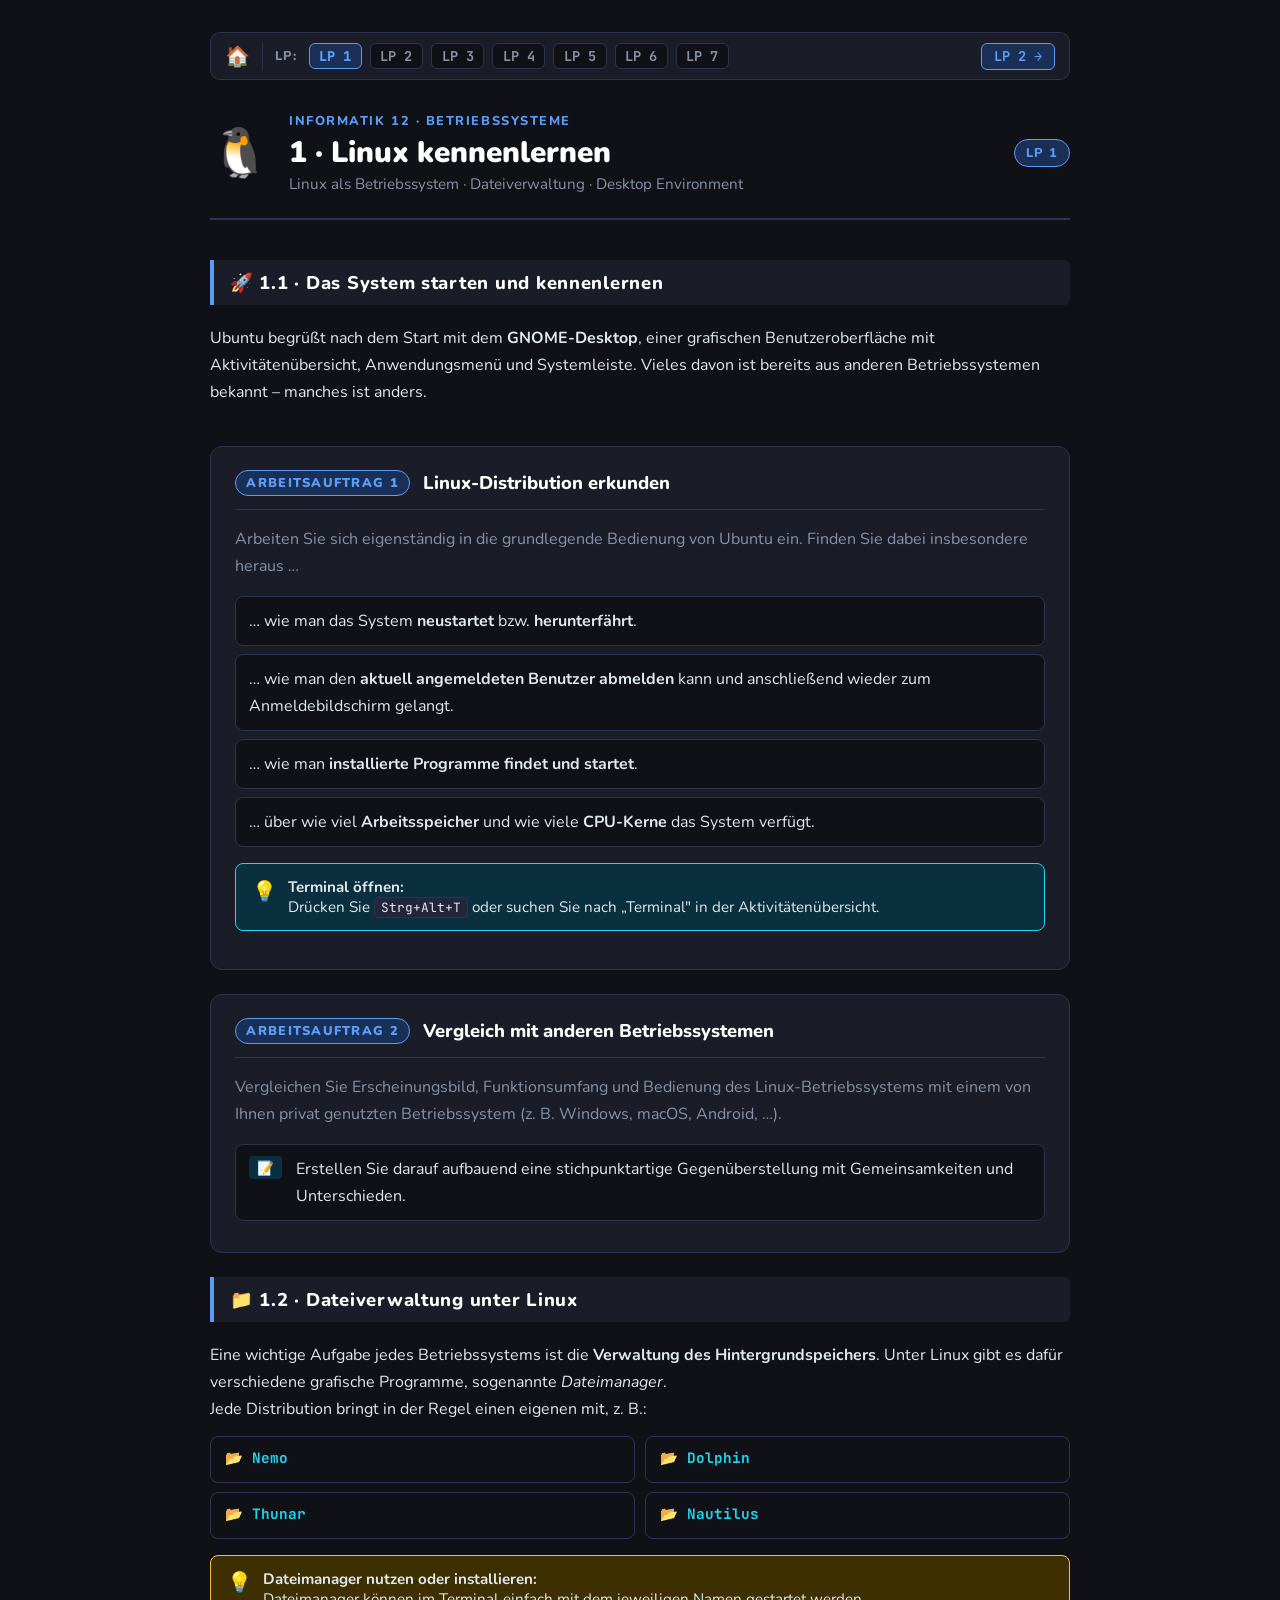
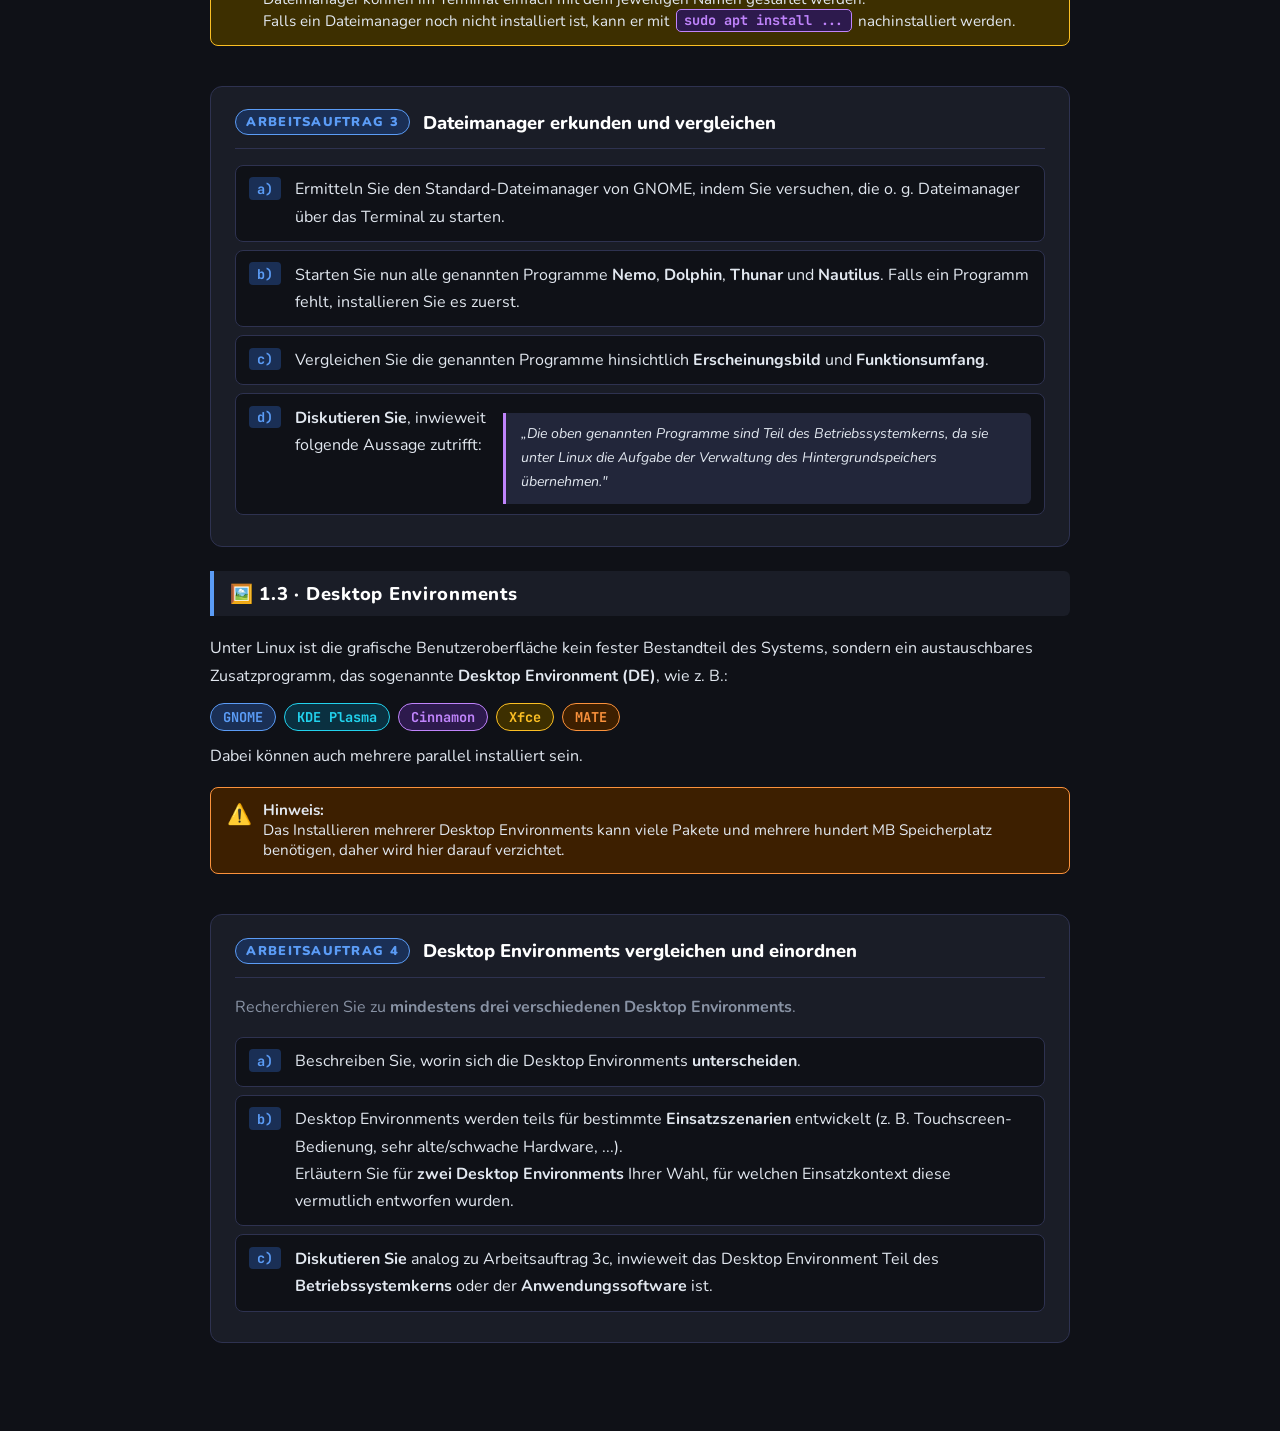
<file: inf12-linux/AB_1_Linux_kennenlernen.html>
<!DOCTYPE html>
<html lang="de">
<head>
<meta charset="UTF-8">
<meta name="viewport" content="width=device-width, initial-scale=1.0">
<title>Informatik 12 · 1 · Linux kennenlernen</title>
<link rel="stylesheet" href="styles.css">
  <style>
  :root {
    --accent: #5b9cf6; --accent-dim: #1a2f55;   /* blue */
  }
</style>
</head>
<body>
<div class="page">

  <nav class="nav-bar">
    <a href="index.html" class="nav-home" title="Zur Startseite">🏠</a>
    <span class="nav-label">LP:</span>
    <a href="AB_1_Linux_kennenlernen.html" class="nav-btn active">LP 1</a>
    <a href="AB_2_Linux_Terminal.html" class="nav-btn">LP 2</a>
    <a href="AB_3_Linux_Kernel.html" class="nav-btn">LP 3</a>
    <a href="AB_4_Scheduling.html" class="nav-btn">LP 4</a>
    <a href="AB_5_Benutzerverwaltung.html" class="nav-btn">LP 5</a>
    <a href="AB_6_Rechteverwaltung.html" class="nav-btn">LP 6</a>
    <a href="AB_7_Dienste.html" class="nav-btn">LP 7</a>
    <span class="nav-spacer"></span>    
    <a href="AB_2_Linux_Terminal.html" class="nav-arrow">LP 2 →</a>
  </nav>


  <!-- Header -->
  <div class="header">
    <div class="header-icon">🐧</div>
    <div class="header-meta">
      <div class="header-tag">Informatik 12 · Betriebssysteme</div>
      <div class="header-title">1 · Linux kennenlernen</div>
      <div class="header-sub">Linux als Betriebssystem · Dateiverwaltung · Desktop Environment</div>
    </div>
    <div class="badge">LP 1</div>
  </div>

  <!-- Section 1 -->
  <div class="section">
    <div class="section-title">🚀 1.1 · Das System starten und kennenlernen</div>
    <p>Ubuntu begrüßt nach dem Start mit dem <strong>GNOME-Desktop</strong>, einer grafischen Benutzeroberfläche mit Aktivitätenübersicht, Anwendungsmenü und Systemleiste. 
      Vieles davon ist bereits aus anderen Betriebssystemen bekannt – manches ist anders.</p>    
  </div>

  <!-- Task 1 -->
  <div class="task-card">
    <div class="task-header">
      <span class="task-number t1">ARBEITSAUFTRAG 1</span>
      <span class="task-title-text">Linux-Distribution erkunden</span>
    </div>
    <p style="color:var(--text-dim);margin-bottom:1rem;">Arbeiten Sie sich eigenständig in die grundlegende Bedienung von Ubuntu ein. Finden Sie dabei insbesondere heraus …</p>

    <div class="subtask">
      <p>… wie man das System <strong>neustartet</strong> bzw. <strong>herunterfährt</strong>.</p>
    </div>
    <div class="subtask">
      <p>… wie man den <strong>aktuell angemeldeten Benutzer abmelden</strong> kann und anschließend wieder zum Anmeldebildschirm gelangt.</p>
    </div>
    <div class="subtask">
      <p>… wie man <strong>installierte Programme findet und startet</strong>.</p>
    </div>
    <div class="subtask">
      <p>… über wie viel <strong>Arbeitsspeicher</strong> und wie viele <strong>CPU-Kerne</strong> das System verfügt.</p>
    </div>

    <div class="info-box info-cyan">
      <span class="info-icon">💡</span>
      <div><strong>Terminal öffnen:</strong><br>Drücken Sie <kbd style="background:var(--surface2);border:1px solid var(--border);padding:1px 6px;border-radius:4px;font-family:var(--mono);font-size:0.8rem;">Strg+Alt+T</kbd> oder suchen Sie nach „Terminal" in der Aktivitätenübersicht.</div>
    </div>
  </div>

  <!-- Task 2 -->
  <div class="task-card">
    <div class="task-header">
      <span class="task-number t1">ARBEITSAUFTRAG 2</span>
      <span class="task-title-text">Vergleich mit anderen Betriebssystemen</span>
    </div>
    <p style="color:var(--text-dim);margin-bottom:1rem;">
      Vergleichen Sie Erscheinungsbild, Funktionsumfang und Bedienung des Linux-Betriebssystems mit einem von Ihnen privat genutzten Betriebssystem (z. B. Windows, macOS, Android, …).</p>    

    <div class="subtask" style="margin-top:0.8rem;">
      <span class="subtask-label sl-cyan">📝</span>
      <p>Erstellen Sie darauf aufbauend eine stichpunktartige Gegenüberstellung mit Gemeinsamkeiten und Unterschieden.</p>
    </div>
  </div>

  <!-- Section 2 -->
  <div class="section">
    <div class="section-title">📁 1.2 · Dateiverwaltung unter Linux</div>
    <p>Eine wichtige Aufgabe jedes Betriebssystems ist die <strong>Verwaltung des Hintergrundspeichers</strong>. 
      Unter Linux gibt es dafür verschiedene grafische Programme, sogenannte <em>Dateimanager</em>. <br>
      Jede Distribution bringt in der Regel einen eigenen mit, z. B.:</p>

    <div class="fm-grid">
      <div class="fm-card">
        <div class="fm-name">📂 Nemo</div>
      </div>
      <div class="fm-card">
        <div class="fm-name">📂 Dolphin</div>
      </div>
      <div class="fm-card">
        <div class="fm-name">📂 Thunar</div>
      </div>
      <div class="fm-card">
        <div class="fm-name">📂 Nautilus</div>
      </div>
    </div>

    <div class="info-box info-yellow">
      <span class="info-icon">💡</span>
      <div><strong>Dateimanager nutzen oder installieren:</strong><br> 
        Dateimanager können im Terminal einfach mit dem jeweiligen Namen gestartet werden.<br>
        Falls ein Dateimanager noch nicht installiert ist, kann er mit <span class="operator">sudo apt install ...</span> nachinstalliert werden. </div>
    </div>
  </div>

  <!-- Task 3 -->
  <div class="task-card">
    <div class="task-header">
      <span class="task-number t1">ARBEITSAUFTRAG 3</span>
      <span class="task-title-text">Dateimanager erkunden und vergleichen</span>
    </div>

    <div class="subtask">
      <span class="subtask-label sl-blue">a)</span>
      <p>Ermitteln Sie den Standard-Dateimanager von GNOME, indem Sie versuchen, die o. g. Dateimanager über das Terminal zu starten.</p>
    </div>
    <div class="subtask">
      <span class="subtask-label sl-blue">b)</span>
      <p>Starten Sie nun alle genannten Programme <strong>Nemo</strong>, <strong>Dolphin</strong>, <strong>Thunar</strong> und <strong>Nautilus</strong>. Falls ein Programm fehlt, installieren Sie es zuerst.</p>
    </div>
    <div class="subtask">
      <span class="subtask-label sl-blue">c)</span>
      <p>Vergleichen Sie die genannten Programme hinsichtlich <strong>Erscheinungsbild</strong> und <strong>Funktionsumfang</strong>.</p>
    </div>
    <div class="subtask">
      <span class="subtask-label sl-blue">d)</span>
      <p><strong>Diskutieren Sie</strong>, inwieweit folgende Aussage zutrifft:</p>
      <p style="margin-top:0.5rem;padding:0.6rem 0.9rem;background:var(--surface2);border-left:3px solid var(--purple);border-radius:0 6px 6px 0;font-style:italic;font-size:0.88rem;">
        „Die oben genannten Programme sind Teil des Betriebssystemkerns, da sie unter Linux die Aufgabe der Verwaltung des Hintergrundspeichers übernehmen."
      </p>
    </div>
  </div>

  <!-- Section 3 -->
  <div class="section">
    <div class="section-title">🖼️ 1.3 · Desktop Environments</div>
    <p>Unter Linux ist die grafische Benutzeroberfläche kein fester Bestandteil des Systems, sondern ein austauschbares Zusatzprogramm, das sogenannte <strong>Desktop Environment (DE)</strong>, wie z. B.:</p>
    
    <div class="de-grid">
      <span class="de-chip de-1">GNOME</span>
      <span class="de-chip de-2">KDE Plasma</span>
      <span class="de-chip de-3">Cinnamon</span>
      <span class="de-chip de-4">Xfce</span>
      <span class="de-chip de-5">MATE</span>
    </div>
    <p>Dabei können auch mehrere parallel installiert sein.</p>

    <div class="info-box info-orange">
      <span class="info-icon">⚠️</span>
      <div><strong>Hinweis:</strong><br> 
        Das Installieren mehrerer Desktop Environments kann viele Pakete und mehrere hundert MB Speicherplatz benötigen, daher wird hier darauf verzichtet.
      </div>
    </div>
    
  </div>

  <!-- Task 4 -->
  <div class="task-card">
    <div class="task-header">
      <span class="task-number t1">ARBEITSAUFTRAG 4</span>
      <span class="task-title-text">Desktop Environments vergleichen und einordnen</span>
    </div>
    <p style="color:var(--text-dim);margin-bottom:1rem;">Recherchieren Sie zu <strong>mindestens drei verschiedenen Desktop Environments</strong>.</p>

    <div class="subtask">
      <span class="subtask-label sl-blue">a)</span>
      <p>Beschreiben Sie, worin sich die Desktop Environments <strong>unterscheiden</strong>.</p>
    </div>
    <div class="subtask">
      <span class="subtask-label sl-blue">b)</span>
      <p>Desktop Environments werden teils für bestimmte <strong>Einsatzszenarien</strong> entwickelt (z. B. Touchscreen-Bedienung, sehr alte/schwache Hardware, ...).<br> 
        Erläutern Sie für <strong>zwei Desktop Environments</strong> Ihrer Wahl, für welchen Einsatzkontext diese vermutlich entworfen wurden.</p>
    </div>
    <div class="subtask">
      <span class="subtask-label sl-blue">c)</span>
      <p><strong>Diskutieren Sie</strong> analog zu Arbeitsauftrag 3c, inwieweit das Desktop Environment Teil des <strong>Betriebssystemkerns</strong> oder der <strong>Anwendungssoftware</strong> ist.</p>
    </div>

    
  </div>

</div>
  <script src="lernpfad.js"></script>
</body>
</html>
</file>
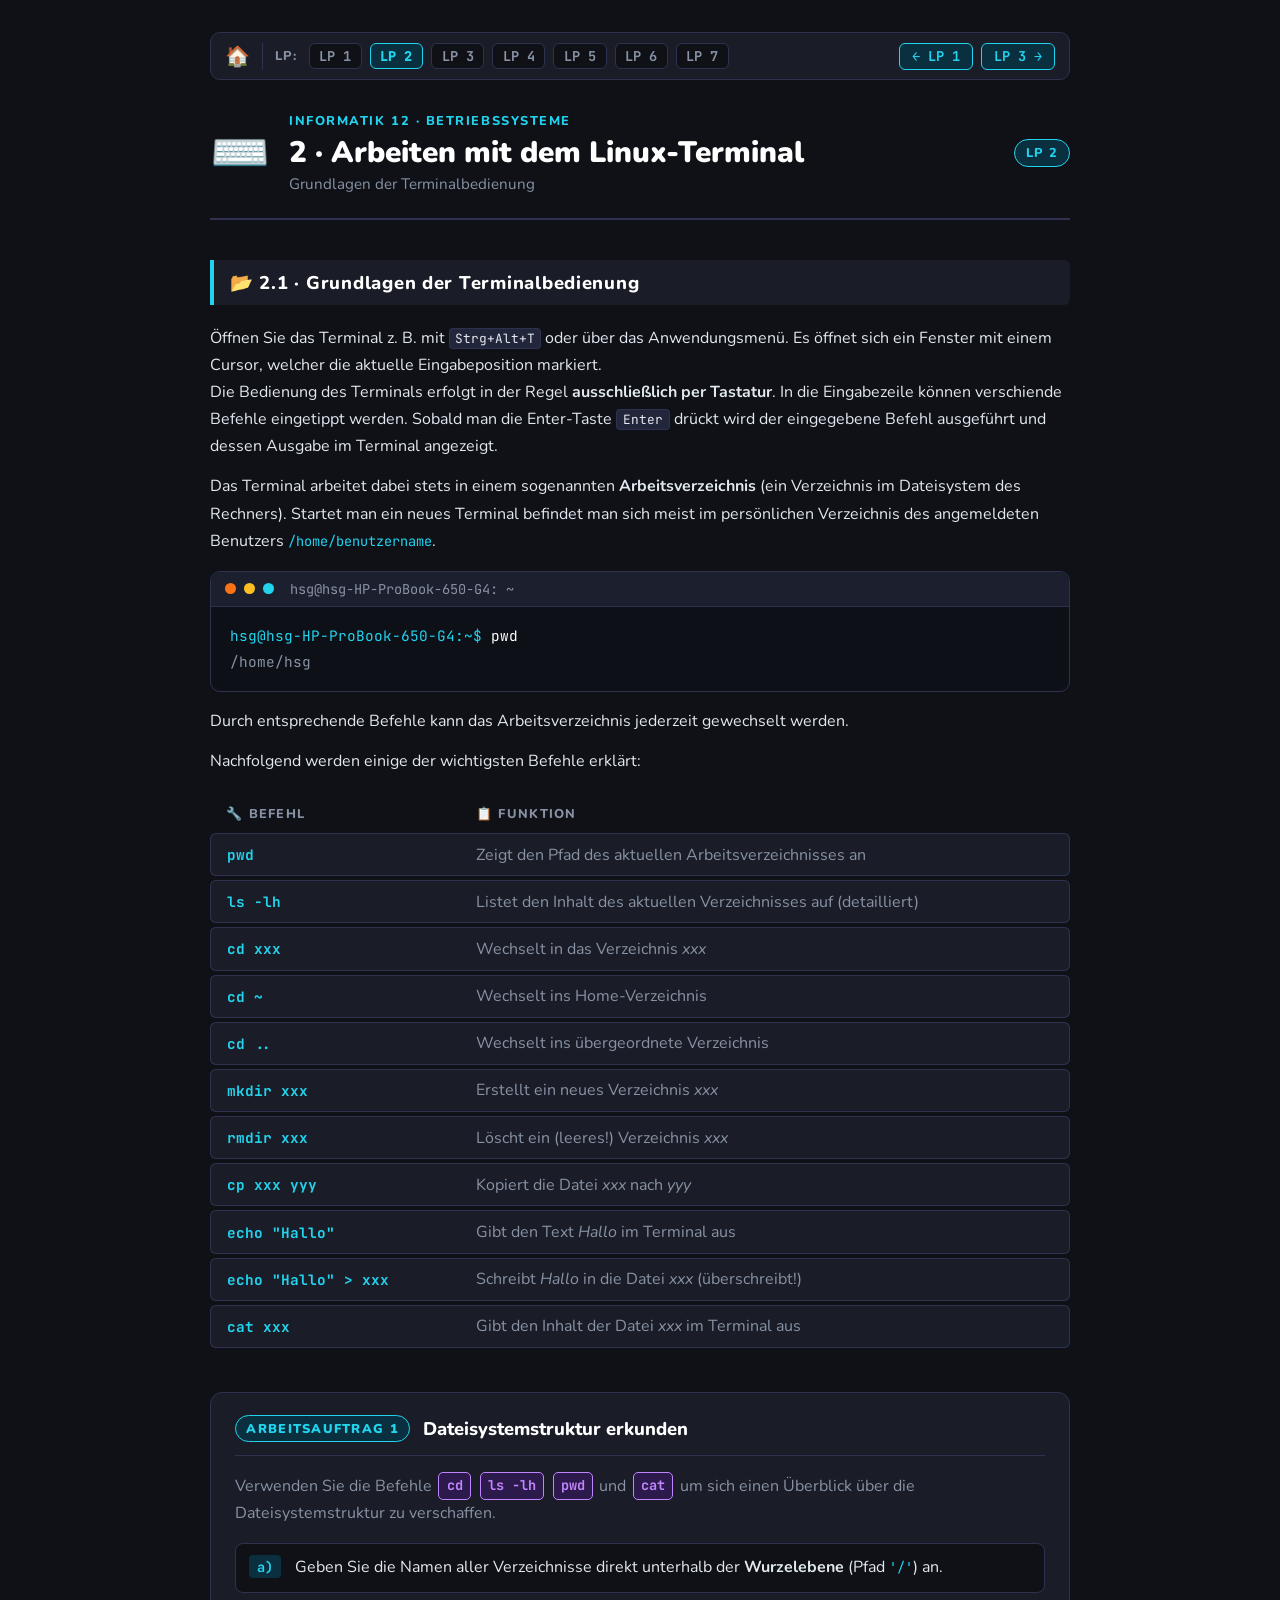
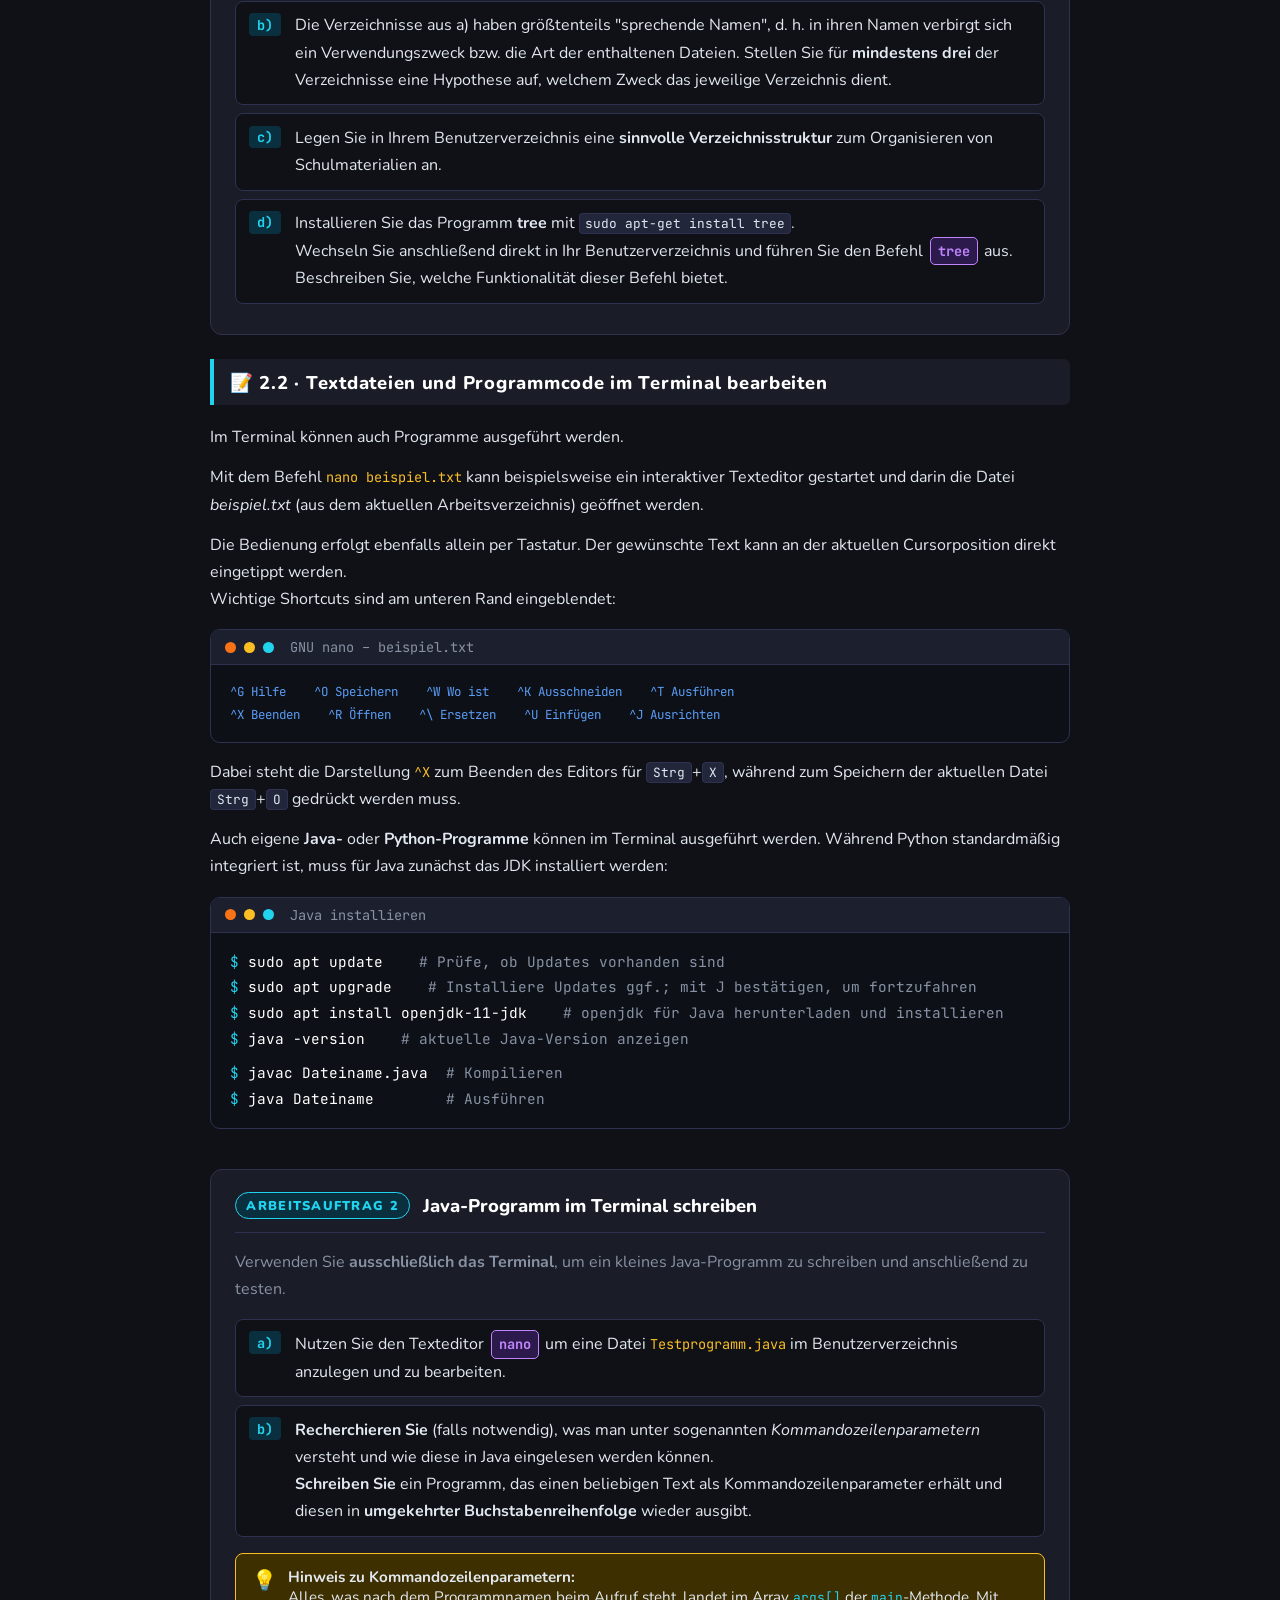
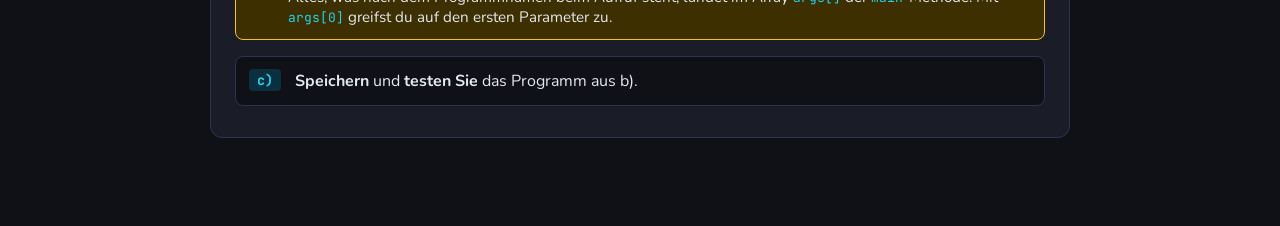
<file: inf12-linux/AB_2_Linux_Terminal.html>
<!DOCTYPE html>
<html lang="de">
<head>
<meta charset="UTF-8">
<meta name="viewport" content="width=device-width, initial-scale=1.0">
<title>Informatik 12 · 2 · Linux Terminal</title>
<link rel="stylesheet" href="styles.css">
  <style>
  :root {
    --accent: #22d3ee; --accent-dim: #0a3040;   /* cyan */
  }
</style>
</head>
<body>
<div class="page">

  <nav class="nav-bar">
    <a href="index.html" class="nav-home" title="Zur Startseite">🏠</a>
    <span class="nav-label">LP:</span>
    <a href="AB_1_Linux_kennenlernen.html" class="nav-btn">LP 1</a>
    <a href="AB_2_Linux_Terminal.html" class="nav-btn active">LP 2</a>
    <a href="AB_3_Linux_Kernel.html" class="nav-btn">LP 3</a>
    <a href="AB_4_Scheduling.html" class="nav-btn">LP 4</a>
    <a href="AB_5_Benutzerverwaltung.html" class="nav-btn">LP 5</a>
    <a href="AB_6_Rechteverwaltung.html" class="nav-btn">LP 6</a>
    <a href="AB_7_Dienste.html" class="nav-btn">LP 7</a>
    <span class="nav-spacer"></span>
    <a href="AB_1_Linux_kennenlernen.html" class="nav-arrow">← LP 1</a>
    <a href="AB_3_Linux_Kernel.html" class="nav-arrow">LP 3 →</a>
  </nav>


  <!-- Header -->
  <div class="header">
    <div class="header-icon">⌨️</div>
    <div class="header-meta">
      <div class="header-tag">Informatik 12 · Betriebssysteme</div>
      <div class="header-title">2 · Arbeiten mit dem Linux-Terminal</div>
      <div class="header-sub">Grundlagen der Terminalbedienung</div>
    </div>
    <div class="badge">LP 2</div>
  </div>

  <!-- Section 1 -->
  <div class="section">
    <div class="section-title">📂 2.1 · Grundlagen der Terminalbedienung</div>
    <p>Öffnen Sie das Terminal z. B. mit <kbd style="background:var(--surface2);border:1px solid var(--border);padding:1px 5px;border-radius:4px;font-family:var(--mono);font-size:0.8rem;">Strg+Alt+T</kbd> oder über das Anwendungsmenü. Es öffnet sich ein Fenster mit einem Cursor, welcher die aktuelle Eingabeposition markiert. <br>
      Die Bedienung des Terminals erfolgt in der Regel <strong>ausschließlich per Tastatur</strong>. In die Eingabezeile können verschiende Befehle eingetippt werden. Sobald man die Enter-Taste <kbd style="background:var(--surface2);border:1px solid var(--border);padding:1px 6px;border-radius:4px;font-family:var(--mono);font-size:0.8rem;">Enter</kbd> drückt wird der eingegebene Befehl ausgeführt und dessen Ausgabe im Terminal angezeigt.</p>
    <p>Das Terminal arbeitet dabei stets in einem sogenannten <strong>Arbeitsverzeichnis</strong> (ein Verzeichnis im Dateisystem des Rechners). 
      Startet man ein neues Terminal befindet man sich meist im persönlichen Verzeichnis des angemeldeten Benutzers <code style="font-family:var(--mono);color:var(--green)">/home/benutzername</code>.</p>

    <div class="terminal">
      <div class="terminal-bar">
        <div class="dot dot-red"></div>
        <div class="dot dot-yellow"></div>
        <div class="dot dot-green"></div>
        <span class="terminal-label">hsg@hsg-HP-ProBook-650-G4: ~</span>
      </div>
      <div class="terminal-body">
        <div><span class="prompt">hsg@hsg-HP-ProBook-650-G4:~$</span> <span class="cmd">pwd</span></div>
        <div class="output">/home/hsg</div>        
      </div>
    </div>

    <p>Durch entsprechende Befehle kann das Arbeitsverzeichnis jederzeit gewechselt werden.</p>
    <p>Nachfolgend werden einige der wichtigsten Befehle erklärt:</p>

    <table class="cmd-table">
      <thead><tr><th>🔧 Befehl</th><th>📋 Funktion</th></tr></thead>
      <tbody>
        <tr><td>pwd</td><td>Zeigt den Pfad des aktuellen Arbeitsverzeichnisses an</td></tr>
        <tr><td>ls -lh</td><td>Listet den Inhalt des aktuellen Verzeichnisses auf (detailliert)</td></tr>
        <tr><td>cd xxx</td><td>Wechselt in das Verzeichnis <em>xxx</em></td></tr>
        <tr><td>cd ~</td><td>Wechselt ins Home-Verzeichnis</td></tr>
        <tr><td>cd ..</td><td>Wechselt ins übergeordnete Verzeichnis</td></tr>        
        <tr><td>mkdir xxx</td><td>Erstellt ein neues Verzeichnis <em>xxx</em></td></tr>
        <tr><td>rmdir xxx</td><td>Löscht ein (leeres!) Verzeichnis <em>xxx</em></td></tr>
        <tr><td>cp xxx yyy</td><td>Kopiert die Datei <em>xxx</em> nach <em>yyy</em></td></tr>
        <tr><td>echo "Hallo"</td><td>Gibt den Text <em>Hallo</em> im Terminal aus</td></tr>
        <tr><td>echo "Hallo" &gt; xxx</td><td>Schreibt <em>Hallo</em> in die Datei <em>xxx</em> (überschreibt!)</td></tr>
        <tr><td>cat xxx</td><td>Gibt den Inhalt der Datei <em>xxx</em> im Terminal aus</td></tr>
      </tbody>
    </table>
  </div>

  <!-- Task 1 -->
  <div class="task-card">
    <div class="task-header">
      <span class="task-number t1">ARBEITSAUFTRAG 1</span>
      <span class="task-title-text">Dateisystemstruktur erkunden</span>
    </div>
    <p style="margin-bottom:1rem;color:var(--text-dim)">Verwenden Sie die Befehle <span class="operator">cd</span> <span class="operator">ls -lh</span> <span class="operator">pwd</span> und <span class="operator">cat</span> um sich einen Überblick über die Dateisystemstruktur zu verschaffen.</p>

    <div class="subtask">
      <span class="subtask-label sl-cyan"">a)</span>
      <p>Geben Sie die Namen aller Verzeichnisse direkt unterhalb der <strong>Wurzelebene</strong> (Pfad <code style="font-family:var(--mono);color:var(--green)">'/'</code>) an.</p>
    </div>
    <div class="subtask">
      <span class="subtask-label sl-cyan">b)</span>
      <p>Die Verzeichnisse aus a) haben größtenteils "sprechende Namen", d. h. in ihren Namen verbirgt sich ein Verwendungszweck bzw. die Art der enthaltenen Dateien. 
        Stellen Sie für <strong>mindestens drei</strong> der Verzeichnisse eine Hypothese auf, welchem Zweck das jeweilige Verzeichnis dient.</p>
    </div>
    <div class="subtask">
      <span class="subtask-label sl-cyan">c)</span>
      <p>Legen Sie in Ihrem Benutzerverzeichnis eine <strong>sinnvolle Verzeichnisstruktur</strong> zum Organisieren von Schulmaterialien an.</p>
    </div>
    <div class="subtask">
      <span class="subtask-label sl-cyan">d)</span>
      <p>Installieren Sie das Programm <strong>tree</strong> mit <kbd style="background:var(--surface2);border:1px solid var(--border);padding:1px 5px;border-radius:4px;font-family:var(--mono);font-size:0.8rem;">sudo apt-get install tree</kbd>.<br>
       Wechseln Sie anschließend direkt in Ihr Benutzerverzeichnis und führen Sie den Befehl <span class="operator">tree</span> aus. Beschreiben Sie, welche Funktionalität dieser Befehl bietet.</p>
    </div>
  </div>

  <!-- Section 2 -->
  <div class="section">
    <div class="section-title">📝 2.2 · Textdateien und Programmcode im Terminal bearbeiten</div>
    <p>Im Terminal können auch Programme ausgeführt werden.</p>
    <p>Mit dem Befehl <code style="font-family:var(--mono);color:var(--yellow)">nano beispiel.txt</code> kann beispielsweise ein interaktiver Texteditor gestartet und darin die Datei <em>beispiel.txt</em> (aus dem aktuellen Arbeitsverzeichnis) geöffnet werden.</p> 
    <p>Die Bedienung erfolgt ebenfalls allein per Tastatur. Der gewünschte Text kann an der aktuellen Cursorposition direkt eingetippt werden.<br>
      Wichtige Shortcuts sind am unteren Rand eingeblendet:</p>

    <div class="terminal">
      <div class="terminal-bar">
        <div class="dot dot-red"></div><div class="dot dot-yellow"></div><div class="dot dot-green"></div>
        <span class="terminal-label">GNU nano – beispiel.txt</span>
      </div>
      <div class="terminal-body" style="font-size:0.78rem;">
        <div style="color:#5b9cf6">^G Hilfe &nbsp;&nbsp; ^O Speichern &nbsp;&nbsp; ^W Wo ist &nbsp;&nbsp; ^K Ausschneiden &nbsp;&nbsp; ^T Ausführen</div>
        <div style="color:#5b9cf6">^X Beenden &nbsp;&nbsp; ^R Öffnen &nbsp;&nbsp; ^\ Ersetzen &nbsp;&nbsp; ^U Einfügen &nbsp;&nbsp; ^J Ausrichten</div>
      </div>
    </div>

    <p>Dabei steht die Darstellung <code style="font-family:var(--mono);color:var(--yellow)">^X</code> zum Beenden des Editors für <kbd style="background:var(--surface2);border:1px solid var(--border);padding:1px 6px;border-radius:4px;font-family:var(--mono);font-size:0.8rem;">Strg</kbd>+<kbd style="background:var(--surface2);border:1px solid var(--border);padding:1px 6px;border-radius:4px;font-family:var(--mono);font-size:0.8rem;">X</kbd>, während zum Speichern der aktuellen Datei <kbd style="background:var(--surface2);border:1px solid var(--border);padding:1px 6px;border-radius:4px;font-family:var(--mono);font-size:0.8rem;">Strg</kbd>+<kbd style="background:var(--surface2);border:1px solid var(--border);padding:1px 6px;border-radius:4px;font-family:var(--mono);font-size:0.8rem;">O</kbd> gedrückt werden muss.</p>

    <p>Auch eigene <strong>Java-</strong> oder <strong>Python-Programme</strong> können im Terminal ausgeführt werden.
      Während Python standardmäßig integriert ist, muss für Java zunächst das JDK installiert werden:</p>

    <div class="terminal">
      <div class="terminal-bar">
        <div class="dot dot-red"></div><div class="dot dot-yellow"></div><div class="dot dot-green"></div>
        <span class="terminal-label">Java installieren</span>
      </div>
      <div class="terminal-body">
        <div><span class="prompt">$</span> <span class="cmd">sudo apt update</span> <span class="output">&nbsp;&nbsp;&nbsp;# Prüfe, ob Updates vorhanden sind</span></div>
        <div><span class="prompt">$</span> <span class="cmd">sudo apt upgrade</span> <span class="output">&nbsp;&nbsp;&nbsp;# Installiere Updates ggf.; mit J bestätigen, um fortzufahren</span></div>
        <div><span class="prompt">$</span> <span class="cmd">sudo apt install openjdk-11-jdk</span> <span class="output">&nbsp;&nbsp;&nbsp;# openjdk für Java herunterladen und installieren</span></div>
        <div><span class="prompt">$</span> <span class="cmd">java -version</span> <span class="output">&nbsp;&nbsp;&nbsp;# aktuelle Java-Version anzeigen</span></div>
        <div></div>
        <div style="margin-top:0.5rem"><span class="prompt">$</span> <span class="cmd">javac Dateiname.java</span> <span class="output">&nbsp;# Kompilieren</span></div>
        <div><span class="prompt">$</span> <span class="cmd">java Dateiname</span> <span class="output">&nbsp;&nbsp;&nbsp;&nbsp;&nbsp;&nbsp;&nbsp;# Ausführen</span></div>
      </div>
    </div>
  </div>

  <!-- Task 2 -->
  <div class="task-card">
    <div class="task-header">
      <span class="task-number t1">ARBEITSAUFTRAG 2</span>
      <span class="task-title-text">Java-Programm im Terminal schreiben</span>
    </div>
    <p style="margin-bottom:1rem;color:var(--text-dim)">Verwenden Sie <strong>ausschließlich das Terminal</strong>, um ein kleines Java-Programm zu schreiben und anschließend zu testen.</p>

    <div class="subtask">
      <span class="subtask-label sl-cyan">a)</span>
      <p>Nutzen Sie den Texteditor <span class="operator">nano</span> um eine Datei <code style="font-family:var(--mono);color:var(--yellow)">Testprogramm.java</code> im Benutzerverzeichnis anzulegen und zu bearbeiten.</p>
    </div>
    <div class="subtask">
      <span class="subtask-label sl-cyan">b)</span>
      <p><strong>Recherchieren Sie</strong> (falls notwendig), was man unter sogenannten <em>Kommandozeilenparametern</em> versteht und wie diese in Java eingelesen werden können.<br>
      <strong>Schreiben Sie</strong> ein Programm, das einen beliebigen Text als Kommandozeilenparameter erhält und diesen in <strong>umgekehrter Buchstabenreihenfolge</strong> wieder ausgibt.</p>
    </div>

    <div class="info-box info-yellow">
      <span class="info-icon">💡</span>
      <div>
        <strong>Hinweis zu Kommandozeilenparametern:</strong> <br> 
        Alles, was nach dem Programmnamen beim Aufruf steht, landet im Array <code style="font-family:var(--mono)">args[]</code> der <code style="font-family:var(--mono)">main</code>-Methode. Mit <code style="font-family:var(--mono)">args[0]</code> greifst du auf den ersten Parameter zu.
      </div>
    </div>

    <div class="subtask">
      <span class="subtask-label sl-cyan">c)</span>
      <p><strong>Speichern</strong> und <strong>testen Sie</strong> das Programm aus b).</p>
    </div>

    
  </div>

</div>
  <script src="lernpfad.js"></script>
</body>
</html>
</file>
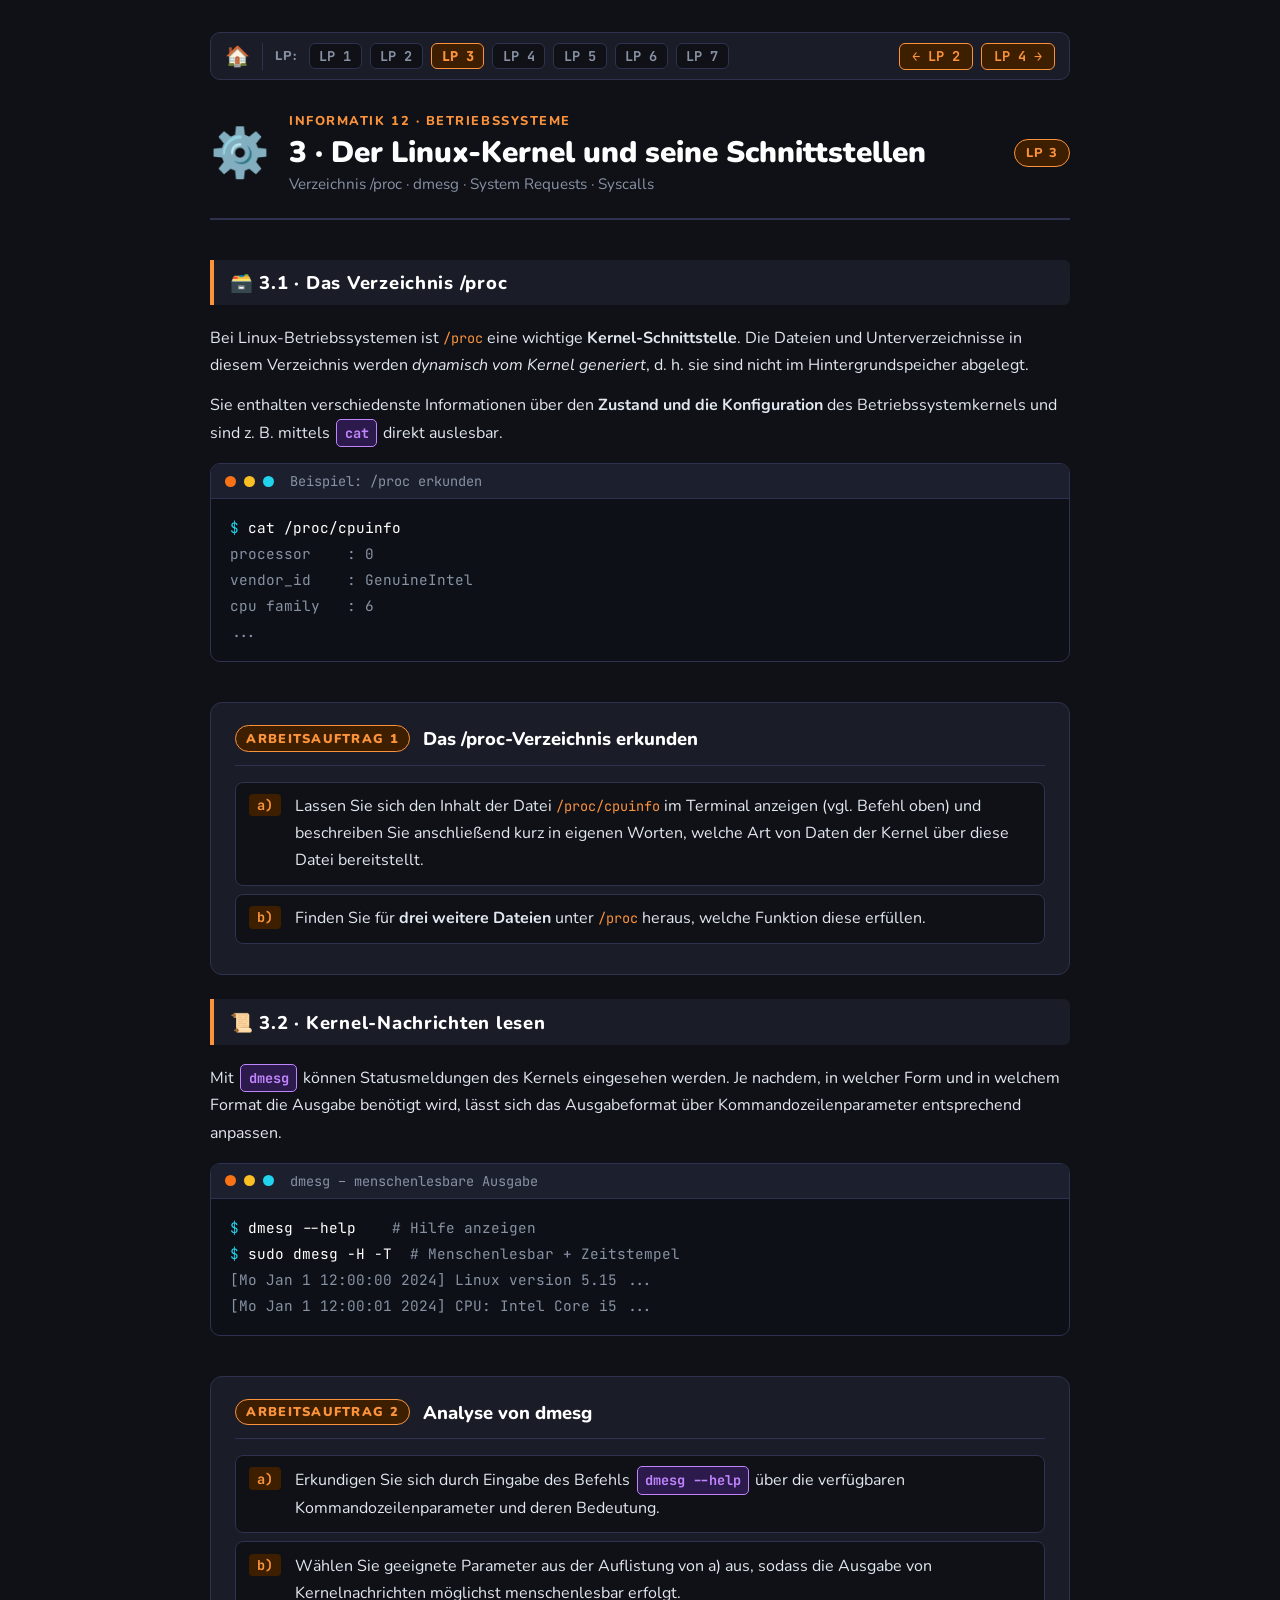
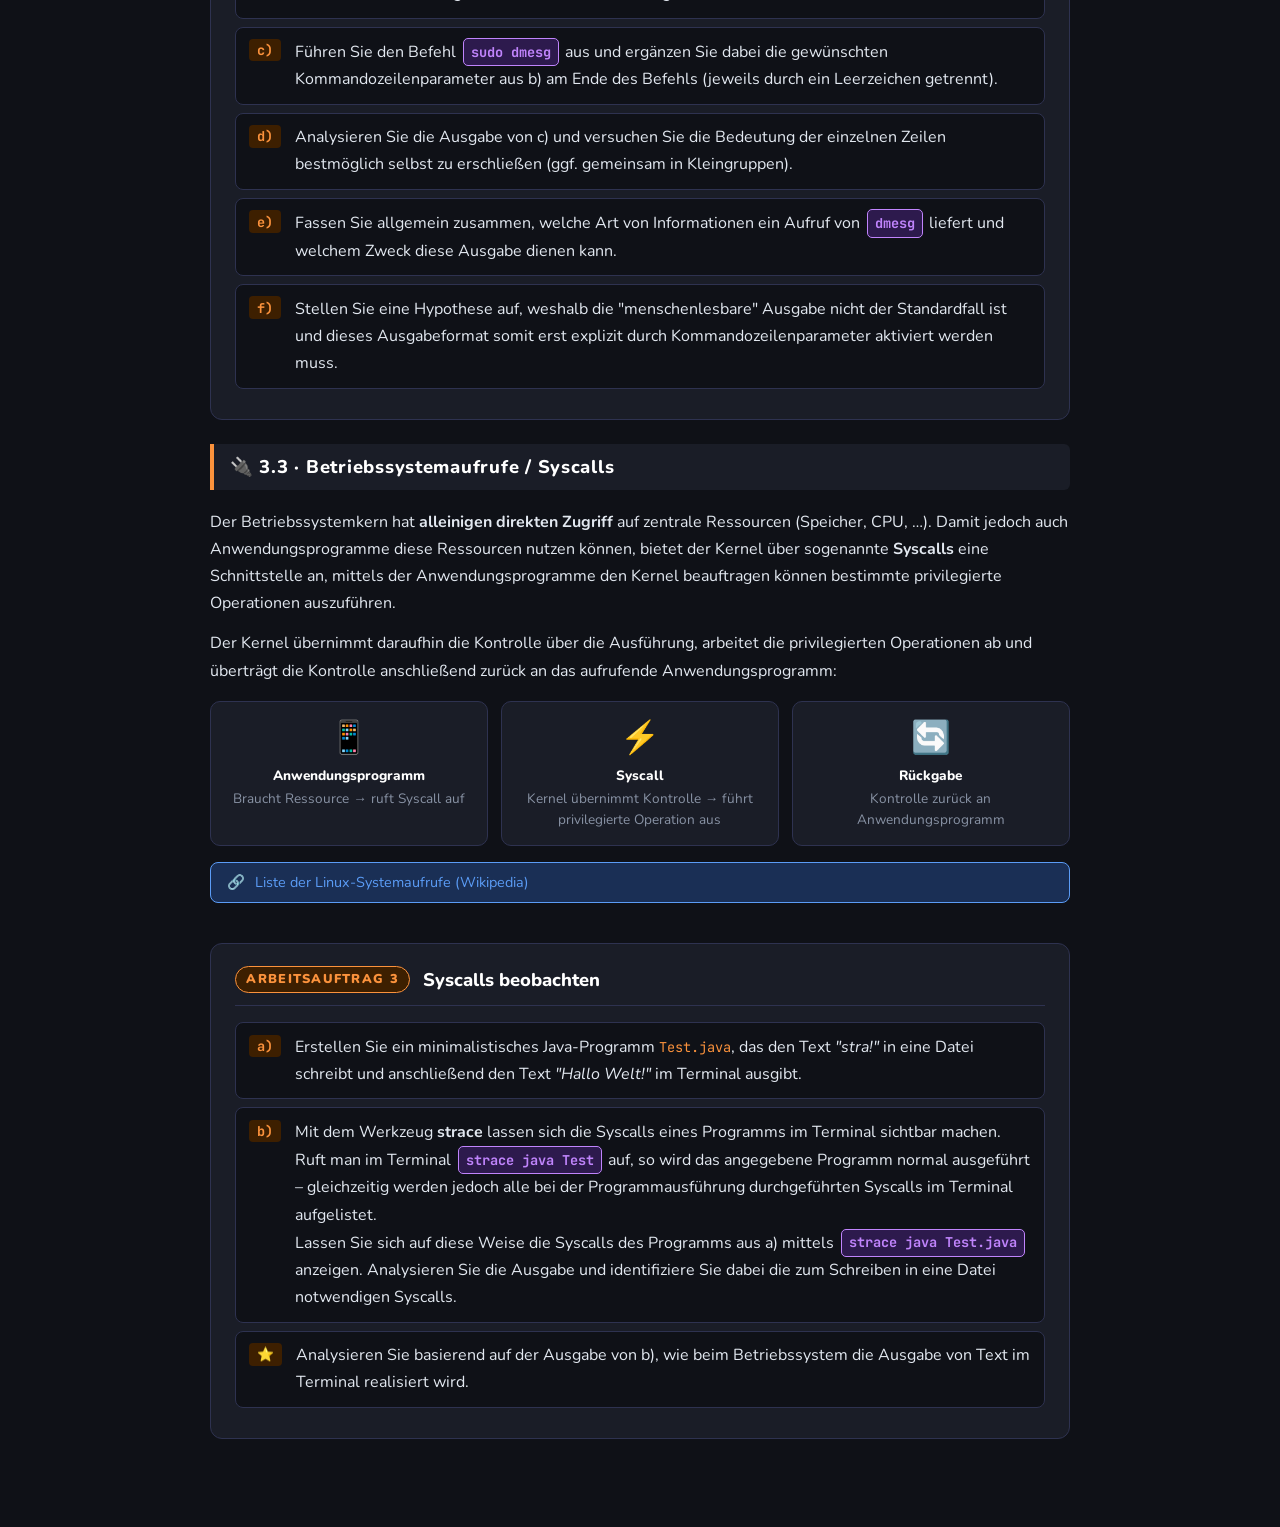
<file: inf12-linux/AB_3_Linux_Kernel.html>
<!DOCTYPE html>
<html lang="de">
<head>
<meta charset="UTF-8">
<meta name="viewport" content="width=device-width, initial-scale=1.0">
<title>Informatik 12 · 3 · Linux-Kernel</title>
<link rel="stylesheet" href="styles.css">
  <style>
  :root {
    --accent: #fb923c; --accent-dim: #3d1f00;   /* orange */
  }
</style>
</head>
<body>
<div class="page">

  <nav class="nav-bar">
    <a href="index.html" class="nav-home" title="Zur Startseite">🏠</a>
    <span class="nav-label">LP:</span>
    <a href="AB_1_Linux_kennenlernen.html" class="nav-btn">LP 1</a>
    <a href="AB_2_Linux_Terminal.html" class="nav-btn">LP 2</a>
    <a href="AB_3_Linux_Kernel.html" class="nav-btn active">LP 3</a>
    <a href="AB_4_Scheduling.html" class="nav-btn">LP 4</a>
    <a href="AB_5_Benutzerverwaltung.html" class="nav-btn">LP 5</a>
    <a href="AB_6_Rechteverwaltung.html" class="nav-btn">LP 6</a>
    <a href="AB_7_Dienste.html" class="nav-btn">LP 7</a>
    <span class="nav-spacer"></span>
    <a href="AB_2_Linux_Terminal.html" class="nav-arrow">← LP 2</a>
    <a href="AB_4_Scheduling.html" class="nav-arrow">LP 4 →</a>
  </nav>


  <!-- Header -->
  <div class="header">
    <div class="header-icon">⚙️</div>
    <div class="header-meta">
      <div class="header-tag">Informatik 12 · Betriebssysteme</div>
      <div class="header-title">3 · Der Linux-Kernel und seine Schnittstellen</div>
      <div class="header-sub">Verzeichnis /proc · dmesg · System Requests · Syscalls</div>
    </div>
    <div class="badge">LP 3</div>
  </div>

  <!-- Section: /proc -->
  <div class="section">
    <div class="section-title">🗃️ 3.1 · Das Verzeichnis /proc</div>
    <p>Bei Linux-Betriebssystemen ist <code style="font-family:var(--mono);color:var(--orange)">/proc</code> eine wichtige <strong>Kernel-Schnittstelle</strong>. 
      Die Dateien und Unterverzeichnisse in diesem Verzeichnis werden <em>dynamisch vom Kernel generiert</em>, d. h. sie sind nicht im Hintergrundspeicher abgelegt.</p>
    <p>Sie enthalten verschiedenste Informationen über den <strong>Zustand und die Konfiguration</strong> des Betriebssystemkernels und sind z. B. mittels <span class="operator">cat</span> direkt auslesbar.</p>

    <div class="terminal">
      <div class="terminal-bar">
        <div class="dot dot-red"></div><div class="dot dot-yellow"></div><div class="dot dot-green"></div>
        <span class="terminal-label">Beispiel: /proc erkunden</span>
      </div>
      <div class="terminal-body">
        <div><span class="prompt">$</span> <span class="cmd">cat /proc/cpuinfo</span></div>
        <div class="output">processor &nbsp;&nbsp;&nbsp;: 0</div>
        <div class="output">vendor_id &nbsp;&nbsp;&nbsp;: GenuineIntel</div>
        <div class="output">cpu family &nbsp;&nbsp;: 6</div>
        <div class="output">...</div>
      </div>
    </div>
  </div>

  <!-- Task 1 -->
  <div class="task-card">
    <div class="task-header">
      <span class="task-number t1">ARBEITSAUFTRAG 1</span>
      <span class="task-title-text">Das /proc-Verzeichnis erkunden</span>
    </div>
    <div class="subtask">
      <span class="subtask-label sl-orange">a)</span>
      <p>Lassen Sie sich den Inhalt der Datei <code style="font-family:var(--mono);color:var(--orange)">/proc/cpuinfo</code> im Terminal anzeigen (vgl. Befehl oben) und beschreiben Sie anschließend kurz in eigenen Worten, welche Art von Daten der Kernel über diese Datei bereitstellt.</p>
    </div>
    <div class="subtask">
      <span class="subtask-label sl-orange">b)</span>
      <p>Finden Sie für <strong>drei weitere Dateien</strong> unter <code style="font-family:var(--mono);color:var(--orange)">/proc</code> heraus, welche Funktion diese erfüllen.</p>
    </div>
  </div>


  <!-- Section: dmesg -->
  <div class="section">
    <div class="section-title">📜 3.2 · Kernel-Nachrichten lesen</div>
    <p>Mit <span class="operator">dmesg</span> können Statusmeldungen des Kernels eingesehen werden. 
      Je nachdem, in welcher Form und in welchem Format die Ausgabe benötigt wird, lässt sich das Ausgabeformat über Kommandozeilenparameter entsprechend anpassen.
    </p>

    <div class="terminal">
      <div class="terminal-bar">
        <div class="dot dot-red"></div><div class="dot dot-yellow"></div><div class="dot dot-green"></div>
        <span class="terminal-label">dmesg – menschenlesbare Ausgabe</span>
      </div>
      <div class="terminal-body">
        <div><span class="prompt">$</span> <span class="cmd">dmesg --help</span> <span class="output">&nbsp;&nbsp;&nbsp;# Hilfe anzeigen</span></div>
        <div><span class="prompt">$</span> <span class="cmd">sudo dmesg -H -T</span> <span class="output">&nbsp;# Menschenlesbar + Zeitstempel</span></div>
        <div class="output">[Mo Jan  1 12:00:00 2024] Linux version 5.15 ...</div>
        <div class="output">[Mo Jan  1 12:00:01 2024] CPU: Intel Core i5 ...</div>
      </div>
    </div>
  </div>

 <!-- Task 2 -->
  <div class="task-card">
    <div class="task-header">
      <span class="task-number t1">ARBEITSAUFTRAG 2</span>
      <span class="task-title-text">Analyse von dmesg</span>
    </div>
    <div class="subtask">
      <span class="subtask-label sl-orange">a)</span>
      <p>Erkundigen Sie sich durch Eingabe des Befehls <span class="operator">dmesg --help</span> über die verfügbaren Kommandozeilenparameter und deren Bedeutung.</p>
    </div>
    <div class="subtask">
      <span class="subtask-label sl-orange">b)</span>
      <p>Wählen Sie geeignete Parameter aus der Auflistung von a) aus, sodass die Ausgabe von Kernelnachrichten möglichst menschenlesbar erfolgt.</p>
    </div>
    <div class="subtask">
      <span class="subtask-label sl-orange">c)</span>
      <p>Führen Sie den Befehl <span class="operator">sudo dmesg</span> aus und ergänzen Sie dabei die gewünschten Kommandozeilenparameter aus b) am Ende des Befehls (jeweils durch ein Leerzeichen getrennt).</p>
    </div>
    <div class="subtask">
      <span class="subtask-label sl-orange">d)</span>
      <p>Analysieren Sie die Ausgabe von c) und versuchen Sie die Bedeutung der einzelnen Zeilen bestmöglich selbst zu erschließen (ggf. gemeinsam in Kleingruppen).</p>
    </div>
    <div class="subtask">
      <span class="subtask-label sl-orange">e)</span>
      <p>Fassen Sie allgemein zusammen, welche Art von Informationen ein Aufruf von <span class="operator">dmesg</span> liefert und welchem Zweck diese Ausgabe dienen kann.</p>
    </div>
    <div class="subtask">
      <span class="subtask-label sl-orange">f)</span>
      <p>Stellen Sie eine Hypothese auf, weshalb die "menschenlesbare" Ausgabe nicht der Standardfall ist und dieses Ausgabeformat somit erst explizit durch Kommandozeilenparameter aktiviert werden muss.</p>
    </div>
  </div>
  
  <!-- Section: Syscalls -->
  <div class="section">
    <div class="section-title">🔌 3.3 · Betriebssystemaufrufe / Syscalls</div>
    <p>Der Betriebssystemkern hat <strong>alleinigen direkten Zugriff</strong> auf zentrale Ressourcen (Speicher, CPU, …). 
      Damit jedoch auch Anwendungsprogramme diese Ressourcen nutzen können, bietet der Kernel über sogenannte  <strong>Syscalls</strong> eine Schnittstelle an, mittels der Anwendungsprogramme den Kernel beauftragen können bestimmte privilegierte Operationen auszuführen.</p>
    <p>Der Kernel übernimmt daraufhin die Kontrolle über die Ausführung, arbeitet die privilegierten Operationen ab und überträgt die Kontrolle anschließend zurück an das aufrufende Anwendungsprogramm:</p>

    <div class="concept-grid">
      <div class="concept-card">
        <div class="concept-icon">📱</div>
        <div class="concept-title">Anwendungsprogramm</div>
        <div class="concept-desc">Braucht Ressource → ruft Syscall auf</div>
      </div>
      <div class="concept-card">
        <div class="concept-icon">⚡</div>
        <div class="concept-title">Syscall</div>
        <div class="concept-desc">Kernel übernimmt Kontrolle → führt privilegierte Operation aus</div>
      </div>
      <div class="concept-card">
        <div class="concept-icon">🔄</div>
        <div class="concept-title">Rückgabe</div>
        <div class="concept-desc">Kontrolle zurück an Anwendungsprogramm</div>
      </div>
    </div>

    <div class="link-box">
      🔗 <a href="https://de.wikipedia.org/wiki/Liste_der_Linux-Systemaufrufe" target="_blank">Liste der Linux-Systemaufrufe (Wikipedia)</a>
    </div>
  </div>

  <!-- Task 3 -->
  <div class="task-card">
    <div class="task-header">
      <span class="task-number t1">ARBEITSAUFTRAG 3</span>
      <span class="task-title-text">Syscalls beobachten</span>
    </div>
    <div class="subtask">
      <span class="subtask-label sl-orange">a)</span>
      <p>Erstellen Sie ein minimalistisches Java-Programm <code style="font-family:var(--mono);color:var(--orange)">Test.java</code>, das den Text <em>"stra!"</em> in eine Datei schreibt und anschließend den Text <em>"Hallo Welt!"</em> im Terminal ausgibt.</p>
    </div>
    <div class="subtask">
      <span class="subtask-label sl-orange">b)</span>
      <p>Mit dem Werkzeug <strong>strace</strong> lassen sich die Syscalls eines Programms im Terminal sichtbar machen. <br>
        Ruft man im Terminal <span class="operator">strace java Test</span> auf, so wird das angegebene Programm normal ausgeführt – gleichzeitig werden jedoch alle bei der Programmausführung durchgeführten Syscalls im Terminal aufgelistet. <br> 
        Lassen Sie sich auf diese Weise die Syscalls des Programms aus a) mittels <span class="operator">strace java Test.java</span> anzeigen. 
        Analysieren Sie die Ausgabe und identifiziere Sie dabei die zum Schreiben in eine Datei notwendigen Syscalls.</p>
    </div>
    <div class="subtask">
      <span class="subtask-label sl-orange">⭐</span>
      <p>Analysieren Sie basierend auf der Ausgabe von b), wie beim Betriebssystem die Ausgabe von Text im Terminal realisiert wird.</p>
    </div>
  </div>

</div>
  <script src="lernpfad.js"></script>
</body>
</html>
</file>
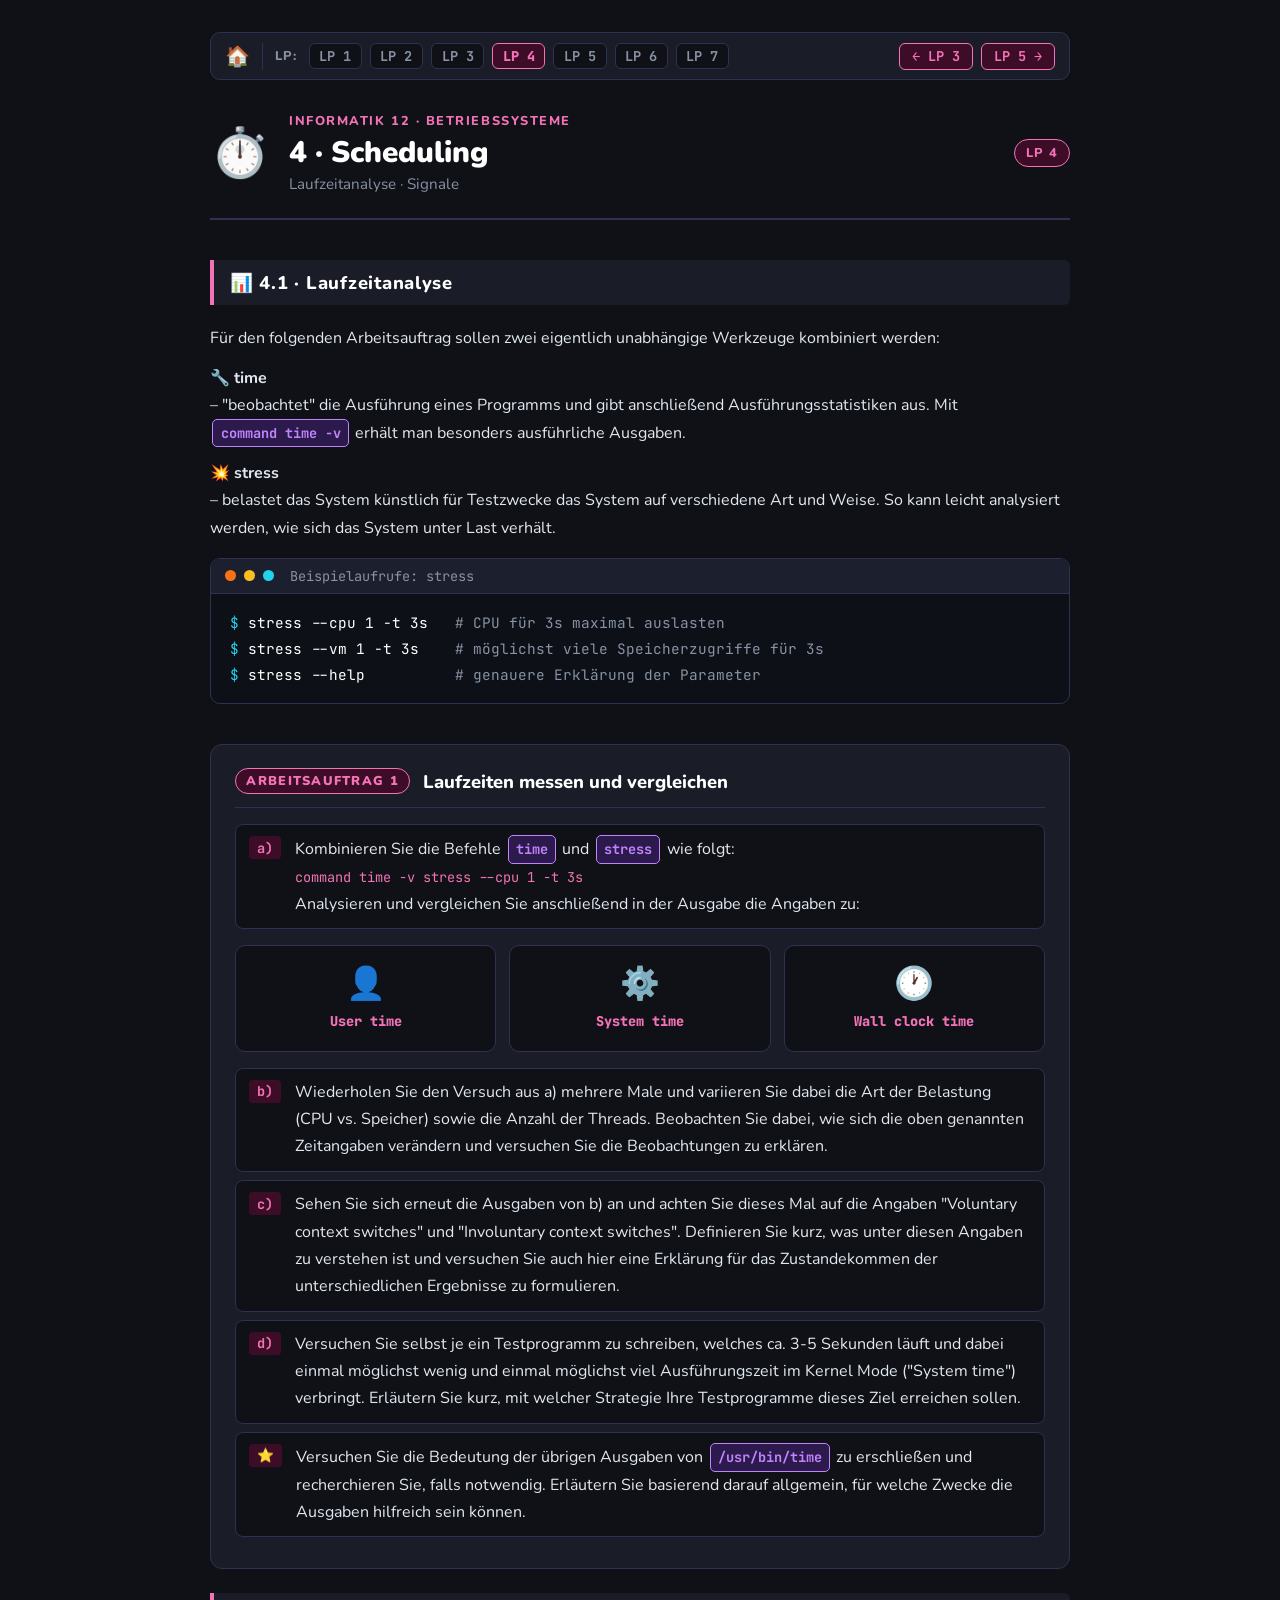
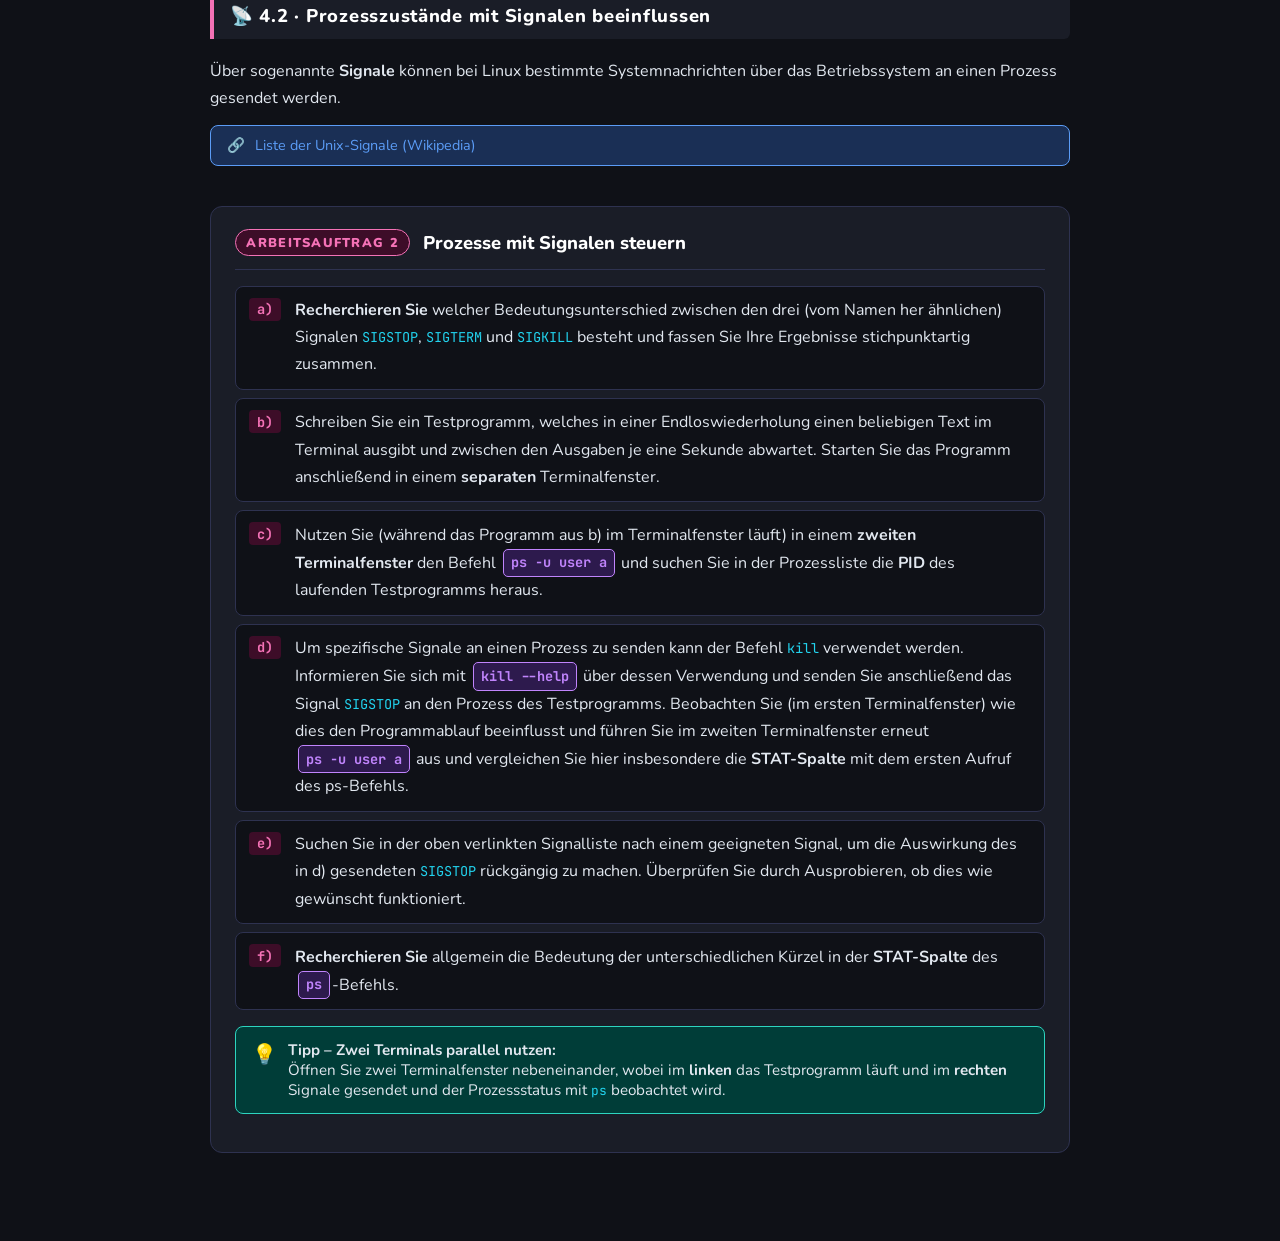
<file: inf12-linux/AB_4_Scheduling.html>
<!DOCTYPE html>
<html lang="de">
<head>
<meta charset="UTF-8">
<meta name="viewport" content="width=device-width, initial-scale=1.0">
<title>Informatik 12 · 4 · Scheduling</title>
<link rel="stylesheet" href="styles.css">
  <style>
  :root {
    --accent: #f472b6; --accent-dim: #3d0d28;   /* pink */
  }
</style>
</head>
<body>
<div class="page">

  <nav class="nav-bar">
    <a href="index.html" class="nav-home" title="Zur Startseite">🏠</a>
    <span class="nav-label">LP:</span>
    <a href="AB_1_Linux_kennenlernen.html" class="nav-btn">LP 1</a>
    <a href="AB_2_Linux_Terminal.html" class="nav-btn">LP 2</a>
    <a href="AB_3_Linux_Kernel.html" class="nav-btn">LP 3</a>
    <a href="AB_4_Scheduling.html" class="nav-btn active">LP 4</a>
    <a href="AB_5_Benutzerverwaltung.html" class="nav-btn">LP 5</a>
    <a href="AB_6_Rechteverwaltung.html" class="nav-btn">LP 6</a>
    <a href="AB_7_Dienste.html" class="nav-btn">LP 7</a>
    <span class="nav-spacer"></span>
    <a href="AB_3_Linux_Kernel.html" class="nav-arrow">← LP 3</a>
    <a href="AB_5_Benutzerverwaltung.html" class="nav-arrow">LP 5 →</a>
  </nav>


  <!-- Header -->
  <div class="header">
    <div class="header-icon">⏱️</div>
    <div class="header-meta">
      <div class="header-tag">Informatik 12 · Betriebssysteme</div>
      <div class="header-title">4 · Scheduling</div>
      <div class="header-sub">Laufzeitanalyse · Signale</div>
    </div>
    <div class="badge">LP 4</div>
  </div>

  <!-- Section 1 -->
  <div class="section">
    <div class="section-title">📊 4.1 · Laufzeitanalyse</div>
    <p>Für den folgenden Arbeitsauftrag sollen zwei eigentlich unabhängige Werkzeuge kombiniert werden:</p>

    <p><strong>🔧 time</strong><br> 
      – "beobachtet" die Ausführung eines Programms und gibt anschließend Ausführungsstatistiken aus. Mit <span class="operator">command time -v</span> erhält man besonders ausführliche Ausgaben.</p>
    <p><strong>💥 stress</strong><br>
      – belastet das System künstlich für Testzwecke das System auf verschiedene Art und Weise. So kann leicht analysiert werden, wie sich das System unter Last verhält. </p>

    <div class="terminal">
      <div class="terminal-bar">
        <div class="dot dot-red"></div><div class="dot dot-yellow"></div><div class="dot dot-green"></div>
        <span class="terminal-label">Beispielaufrufe: stress</span>
      </div>
      <div class="terminal-body">
        <div><span class="prompt">$</span> <span class="cmd">stress --cpu 1 -t 3s</span> <span class="output">&nbsp;&nbsp;# CPU für 3s maximal auslasten</span></div>
        <div><span class="prompt">$</span> <span class="cmd">stress --vm 1 -t 3s</span> <span class="output">&nbsp;&nbsp;&nbsp;# möglichst viele Speicherzugriffe für 3s</span></div>
        <div><span class="prompt">$</span> <span class="cmd">stress --help</span> <span class="output">&nbsp;&nbsp;&nbsp;&nbsp;&nbsp;&nbsp;&nbsp;&nbsp;&nbsp;# genauere Erklärung der Parameter</span></div>
      </div>
    </div>

    
  </div>

  <!-- Task 1 -->
  <div class="task-card">
    <div class="task-header">
      <span class="task-number t1">ARBEITSAUFTRAG 1</span>
      <span class="task-title-text">Laufzeiten messen und vergleichen</span>
    </div>
    <div class="subtask">
      <span class="subtask-label sl-pink">a)</span>
      <p>Kombinieren Sie die Befehle <span class="operator">time</span> und <span class="operator">stress</span> wie folgt:<br> 
        <code style="font-family:var(--mono);color:var(--pink)">command time -v stress --cpu 1 -t 3s</code> <br>
        Analysieren und vergleichen Sie anschließend in der Ausgabe die Angaben zu:</p>      
    </div>

    <div class="metrics-grid">
      <div class="metric-card">
        <div class="metric-icon">👤</div>
        <div class="metric-name">User time</div>
      </div>
      <div class="metric-card">
        <div class="metric-icon">⚙️</div>
        <div class="metric-name">System time</div>
      </div>
      <div class="metric-card">
        <div class="metric-icon">🕐</div>
        <div class="metric-name">Wall clock time</div>
      </div>
    </div>
    <div class="subtask">
      <span class="subtask-label sl-pink">b)</span>
      <p>Wiederholen Sie den Versuch aus a) mehrere Male und variieren Sie dabei die Art der Belastung (CPU vs. Speicher) sowie die Anzahl der Threads. Beobachten Sie dabei, wie sich die oben genannten Zeitangaben verändern und versuchen Sie die Beobachtungen zu erklären.</p>
    </div>
    <div class="subtask">
      <span class="subtask-label sl-pink">c)</span>
      <p>Sehen Sie sich erneut die Ausgaben von b) an und achten Sie dieses Mal auf die Angaben "Voluntary context switches" und "Involuntary context switches". Definieren Sie kurz, was unter diesen Angaben zu verstehen ist und versuchen Sie auch hier eine Erklärung für das Zustandekommen der unterschiedlichen Ergebnisse zu formulieren.</p>
    </div>
    <div class="subtask">
      <span class="subtask-label sl-pink">d)</span>
      <p>Versuchen Sie selbst je ein Testprogramm zu schreiben, welches ca. 3-5 Sekunden läuft und dabei einmal möglichst wenig und einmal möglichst viel Ausführungszeit im Kernel Mode ("System time") verbringt. Erläutern Sie kurz, mit welcher Strategie Ihre Testprogramme dieses Ziel erreichen sollen.</p>      
    </div>
    <div class="subtask">
      <span class="subtask-label sl-pink">⭐</span>
      <p>Versuchen Sie die Bedeutung der übrigen Ausgaben von <span class="operator">/usr/bin/time</span> zu erschließen und recherchieren Sie, falls notwendig. Erläutern Sie basierend darauf allgemein, für welche Zwecke die Ausgaben hilfreich sein können.</p>
    </div>
  </div>

  <!-- Section 2 -->
  <div class="section">
    <div class="section-title">📡 4.2 · Prozesszustände mit Signalen beeinflussen</div>
    <p>Über sogenannte <strong>Signale</strong> können bei Linux bestimmte Systemnachrichten über das Betriebssystem an einen Prozess gesendet werden.</p>

    <div class="link-box">
      🔗 <a href="https://de.wikipedia.org/wiki/Signal_(Unix)" target="_blank">Liste der Unix-Signale (Wikipedia)</a>
    </div>
  </div>

  <!-- Task 2 -->
  <div class="task-card">
    <div class="task-header">
      <span class="task-number t1">ARBEITSAUFTRAG 2</span>
      <span class="task-title-text">Prozesse mit Signalen steuern</span>
    </div>
    <div class="subtask">
      <span class="subtask-label sl-pink" >a)</span>
      <p><strong>Recherchieren Sie</strong> welcher Bedeutungsunterschied zwischen den drei (vom Namen her ähnlichen) Signalen <code style="font-family:var(--mono)">SIGSTOP</code>, <code style="font-family:var(--mono)">SIGTERM</code> und <code style="font-family:var(--mono)">SIGKILL</code> besteht und fassen Sie Ihre Ergebnisse stichpunktartig zusammen.</p>
    </div>
    <div class="subtask">
      <span class="subtask-label sl-pink" >b)</span>
      <p>Schreiben Sie ein Testprogramm, welches in einer Endloswiederholung einen beliebigen Text im Terminal ausgibt und zwischen den Ausgaben je eine Sekunde abwartet. Starten Sie das Programm anschließend in einem <strong>separaten</strong> Terminalfenster.</p>
    </div>
    <div class="subtask">
      <span class="subtask-label sl-pink" >c)</span>
      <p>Nutzen Sie (während das Programm aus b) im Terminalfenster läuft) in einem <strong>zweiten Terminalfenster</strong> den Befehl <span class="operator">ps -u user a</span> und suchen Sie in der Prozessliste die <strong>PID</strong> des laufenden Testprogramms heraus.</p>
    </div>
    <div class="subtask">
      <span class="subtask-label sl-pink" >d)</span>
      <p>Um spezifische Signale an einen Prozess zu senden kann der Befehl <code style="font-family:var(--mono)">kill</code> verwendet werden.
        Informieren Sie sich mit <span class="operator">kill --help</span> über dessen Verwendung und senden Sie anschließend das Signal <code style="font-family:var(--mono)">SIGSTOP</code> an den Prozess des Testprogramms. 
        Beobachten Sie (im ersten Terminalfenster) wie dies den Programmablauf beeinflusst und führen Sie im zweiten Terminalfenster erneut <span class="operator">ps -u user a</span> aus und vergleichen Sie hier insbesondere die <strong>STAT-Spalte</strong> mit dem ersten Aufruf des ps-Befehls.</p>
    </div>
    <div class="subtask">
      <span class="subtask-label sl-pink" >e)</span>
      <p>Suchen Sie in der oben verlinkten Signalliste nach einem geeigneten Signal, um die Auswirkung des in d) gesendeten <code style="font-family:var(--mono)">SIGSTOP</code> rückgängig zu machen. Überprüfen Sie durch Ausprobieren, ob dies wie gewünscht funktioniert.</p>
    </div>
    <div class="subtask">
      <span class="subtask-label sl-pink" >f)</span>
      <p><strong>Recherchieren Sie</strong> allgemein die Bedeutung der unterschiedlichen Kürzel in der <strong>STAT-Spalte</strong> des <span class="operator">ps</span>-Befehls.</p>
    </div>

    <div class="info-box info-teal">
      <span class="info-icon">💡</span>
      <div><strong>Tipp – Zwei Terminals parallel nutzen:</strong><br> 
        Öffnen Sie zwei Terminalfenster nebeneinander, wobei im <strong>linken</strong> das Testprogramm läuft und im <strong>rechten</strong> Signale gesendet und der Prozessstatus mit <code style="font-family:var(--mono)">ps</code> beobachtet wird.</div>
    </div>
  </div>

</div>
  <script src="lernpfad.js"></script>
</body>
</html>
</file>
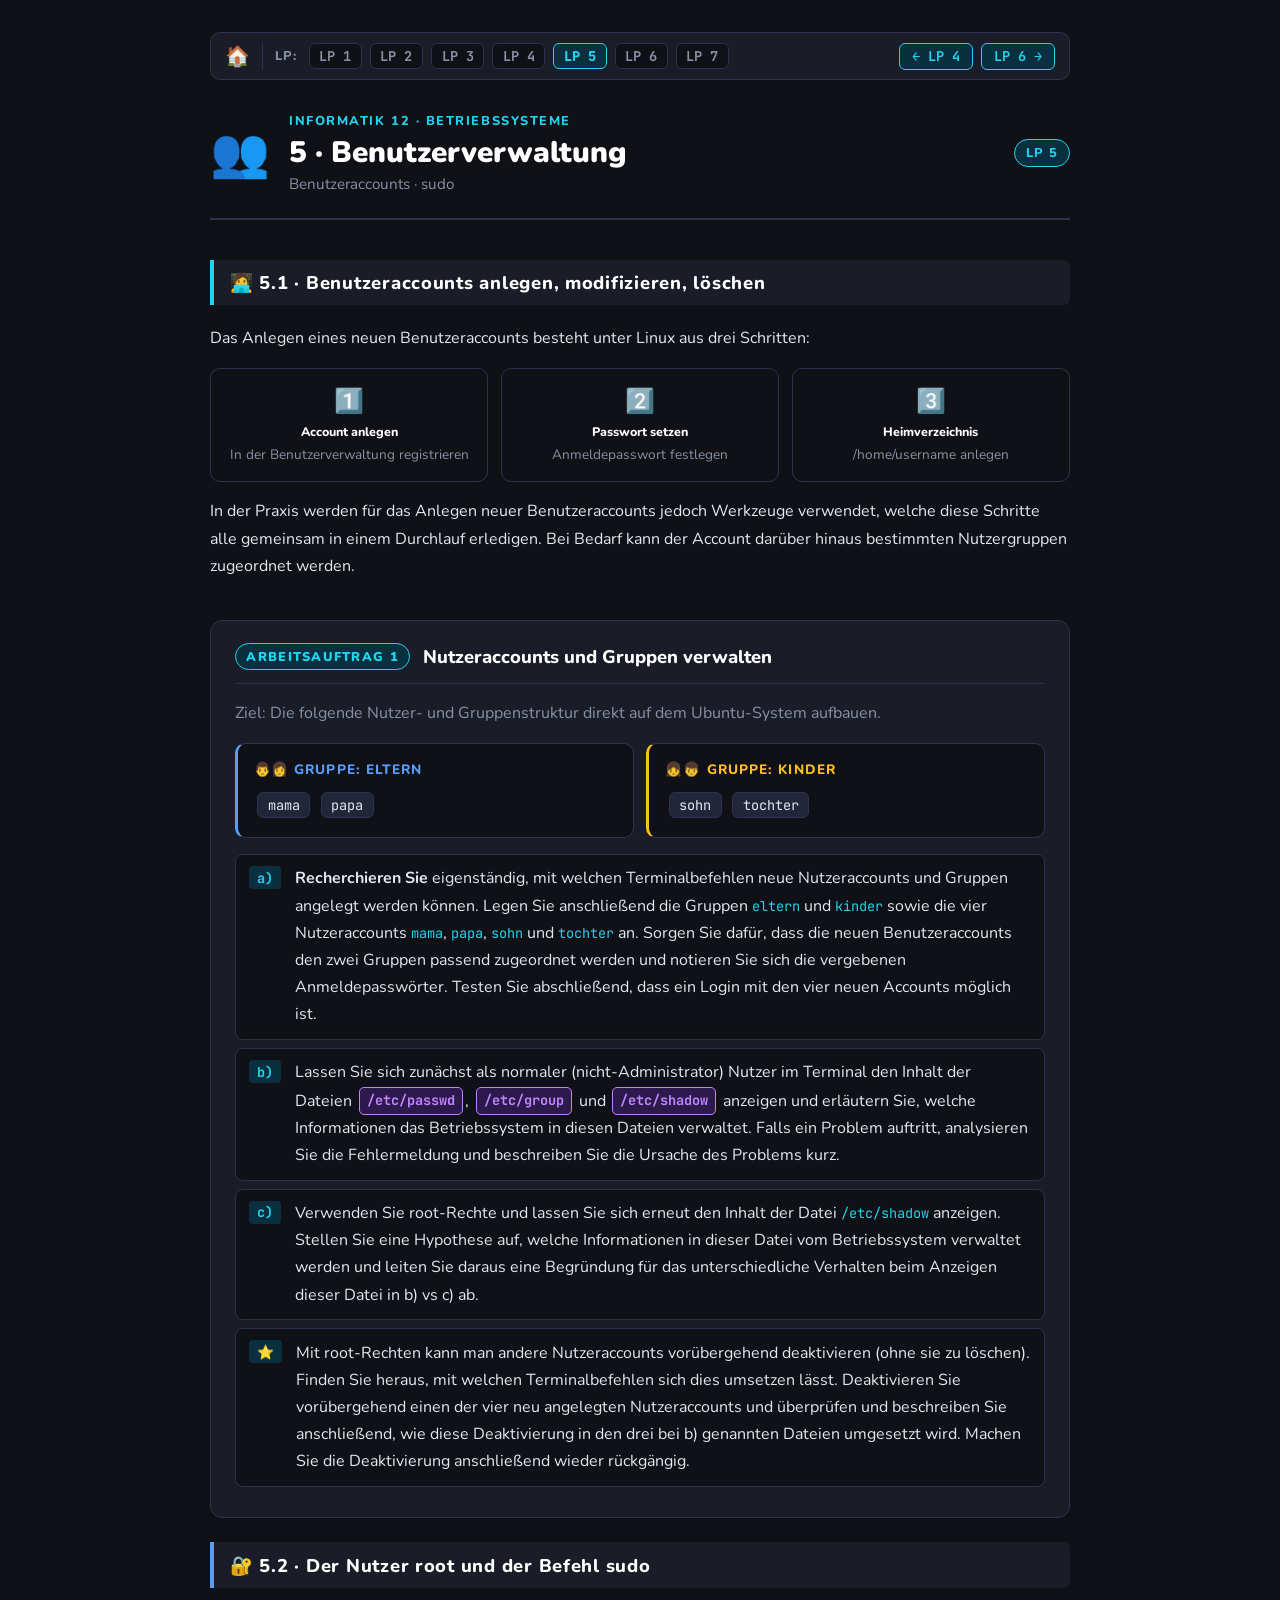
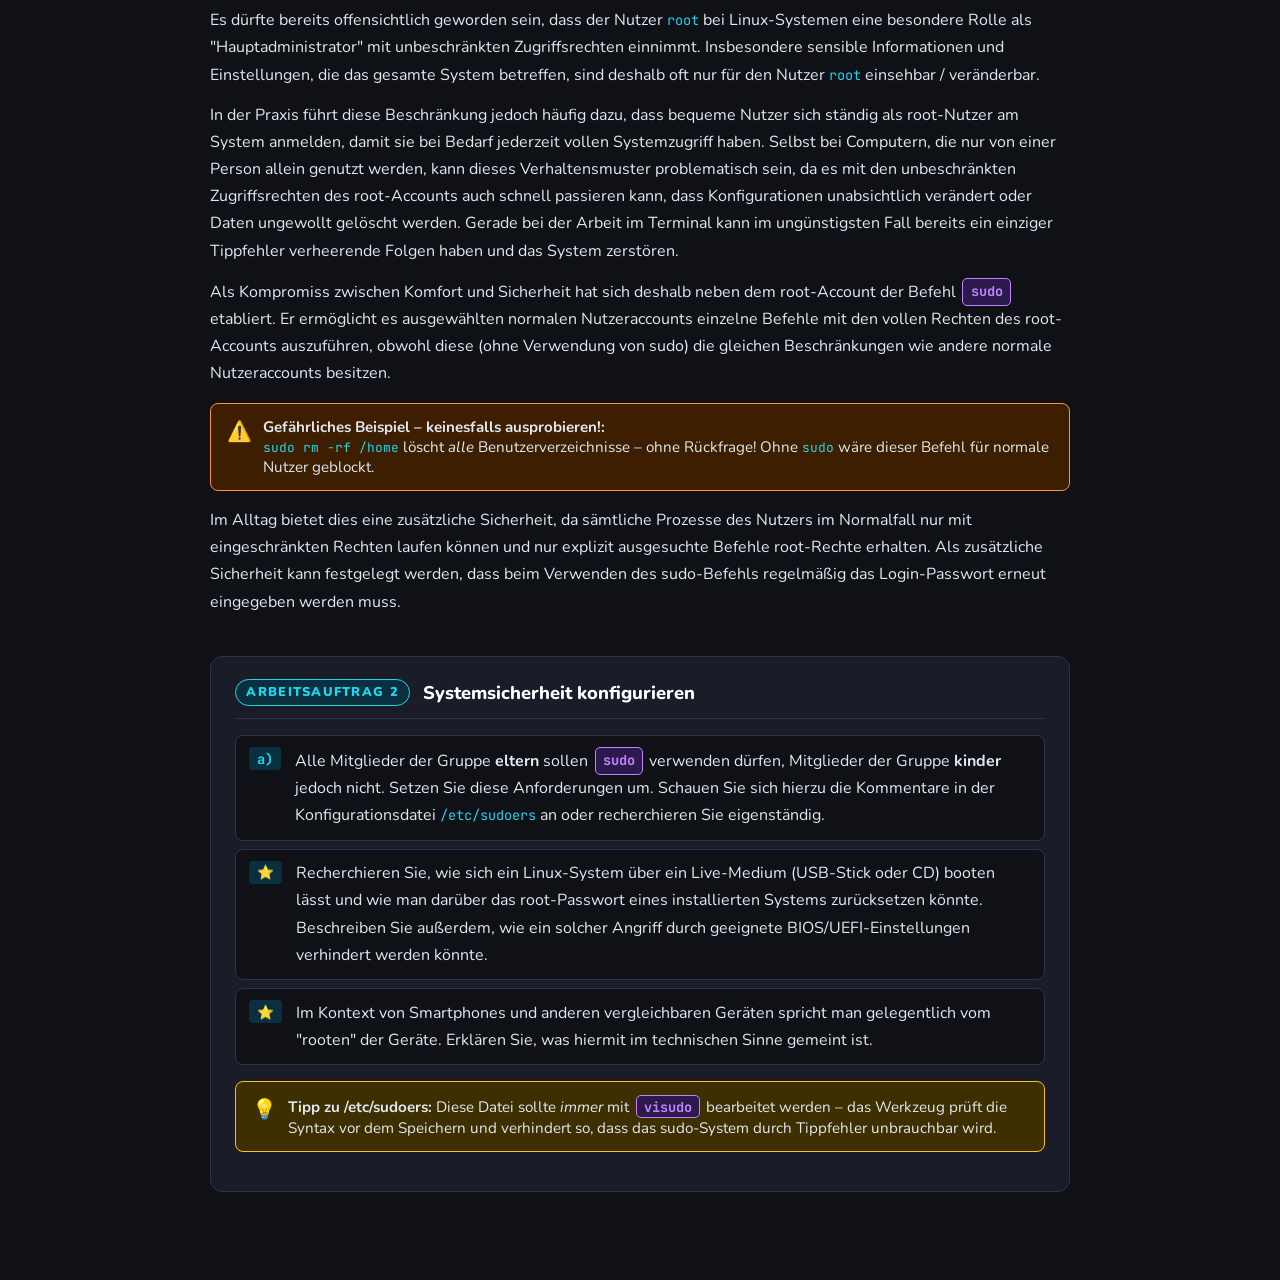
<file: inf12-linux/AB_5_Benutzerverwaltung.html>
<!DOCTYPE html>
<html lang="de">
<head>
<meta charset="UTF-8">
<meta name="viewport" content="width=device-width, initial-scale=1.0">
<title>Informatik 12 · 5 · Benutzerverwaltung</title>
<link rel="stylesheet" href="styles.css">
  <style>
  :root {
    --accent: #22d3ee; --accent-dim: #0a3040;   /* cyan */
  }
</style>
</head>
<body>
<div class="page">

  <nav class="nav-bar">
    <a href="index.html" class="nav-home" title="Zur Startseite">🏠</a>
    <span class="nav-label">LP:</span>
    <a href="AB_1_Linux_kennenlernen.html" class="nav-btn">LP 1</a>
    <a href="AB_2_Linux_Terminal.html" class="nav-btn">LP 2</a>
    <a href="AB_3_Linux_Kernel.html" class="nav-btn">LP 3</a>
    <a href="AB_4_Scheduling.html" class="nav-btn">LP 4</a>
    <a href="AB_5_Benutzerverwaltung.html" class="nav-btn active">LP 5</a>
    <a href="AB_6_Rechteverwaltung.html" class="nav-btn">LP 6</a>
    <a href="AB_7_Dienste.html" class="nav-btn">LP 7</a>
    <span class="nav-spacer"></span>
    <a href="AB_4_Scheduling.html" class="nav-arrow">← LP 4</a>
    <a href="AB_6_Rechteverwaltung.html" class="nav-arrow">LP 6 →</a>
  </nav>


  <!-- Header -->
  <div class="header">
    <div class="header-icon">👥</div>
    <div class="header-meta">
      <div class="header-tag">Informatik 12 · Betriebssysteme</div>
      <div class="header-title">5 · Benutzerverwaltung</div>
      <div class="header-sub">Benutzeraccounts · sudo</div>
    </div>
    <div class="badge">LP 5</div>
  </div>

  <!-- Section 1 -->
  <div class="section">
    <div class="section-title">🧑‍💻 5.1 · Benutzeraccounts anlegen, modifizieren, löschen</div>
    <p>Das Anlegen eines neuen Benutzeraccounts besteht unter Linux aus drei Schritten:</p>
    <div style="display:grid;grid-template-columns:1fr 1fr 1fr;gap:0.8rem;margin:1rem 0;">
      <div class="file-card" style="text-align:center;">
        <div style="font-size:1.5rem;margin-bottom:0.4rem;">1️⃣</div>
        <div style="font-size:0.78rem;font-weight:800;color:#fff;margin-bottom:0.3rem;">Account anlegen</div>
        <div class="file-desc">In der Benutzerverwaltung registrieren</div>
      </div>
      <div class="file-card" style="text-align:center;">
        <div style="font-size:1.5rem;margin-bottom:0.4rem;">2️⃣</div>
        <div style="font-size:0.78rem;font-weight:800;color:#fff;margin-bottom:0.3rem;">Passwort setzen</div>
        <div class="file-desc">Anmeldepasswort festlegen</div>
      </div>
      <div class="file-card" style="text-align:center;">
        <div style="font-size:1.5rem;margin-bottom:0.4rem;">3️⃣</div>
        <div style="font-size:0.78rem;font-weight:800;color:#fff;margin-bottom:0.3rem;">Heimverzeichnis</div>
        <div class="file-desc">/home/username anlegen</div>
      </div>
    </div>
    <p>In der Praxis werden für das Anlegen neuer Benutzeraccounts jedoch Werkzeuge verwendet, welche diese Schritte alle gemeinsam in einem Durchlauf erledigen. Bei Bedarf kann der Account darüber hinaus bestimmten Nutzergruppen zugeordnet werden.</p>
  </div>

  <!-- Task 1 -->
  <div class="task-card">
    <div class="task-header">
      <span class="task-number t1">ARBEITSAUFTRAG 1</span>
      <span class="task-title-text">Nutzeraccounts und Gruppen verwalten</span>
    </div>

    <p style="color:var(--text-dim);margin-bottom:1rem;">Ziel: Die folgende Nutzer- und Gruppenstruktur direkt auf dem Ubuntu-System aufbauen.</p>
    <div class="user-demo">
      <div class="group-box group-eltern" style="border-left: 3px solid var(--blue);">
        <div class="group-name" style="color:var(--blue);">👨‍👩 Gruppe: eltern</div>
        <span class="user-chip">mama</span>
        <span class="user-chip">papa</span>
      </div>
      <div class="group-box group-kinder" style="border-left: 3px solid var(--yellow);">
        <div class="group-name" style="color:var(--yellow);">👧👦 Gruppe: kinder</div>
        <span class="user-chip">sohn</span>
        <span class="user-chip">tochter</span>
      </div>
    </div>

    <div class="subtask">
      <span class="subtask-label sl-cyan">a)</span>
      <p><strong>Recherchieren Sie</strong> eigenständig, mit welchen Terminalbefehlen neue Nutzeraccounts und Gruppen angelegt werden können.  
        Legen Sie anschließend die Gruppen <code>eltern</code> und <code>kinder</code> sowie die vier Nutzeraccounts <code>mama</code>, <code>papa</code>, <code>sohn</code> und <code>tochter</code> an. 
        Sorgen Sie dafür, dass die neuen Benutzeraccounts den zwei Gruppen passend zugeordnet werden und notieren Sie sich die vergebenen Anmeldepasswörter. Testen Sie abschließend, dass ein Login mit den vier neuen Accounts möglich ist.
      </p>
    </div>
    <div class="subtask">
      <span class="subtask-label sl-cyan">b)</span>
      <p>Lassen Sie sich zunächst als normaler (nicht-Administrator) Nutzer im Terminal den Inhalt der Dateien <span class="operator">/etc/passwd</span>, <span class="operator">/etc/group</span> und <span class="operator">/etc/shadow</span> anzeigen und erläutern Sie, welche Informationen das Betriebssystem in diesen Dateien verwaltet.
        Falls ein Problem auftritt, analysieren Sie die Fehlermeldung und beschreiben Sie die Ursache des Problems kurz.</p>
    </div>
    <div class="subtask">
      <span class="subtask-label sl-cyan">c)</span>
      <p>Verwenden Sie root-Rechte und lassen Sie sich erneut den Inhalt der Datei <code>/etc/shadow</code> anzeigen. 
        Stellen Sie eine Hypothese auf, welche Informationen in dieser Datei vom  Betriebssystem verwaltet werden und leiten Sie daraus eine Begründung für das unterschiedliche Verhalten beim Anzeigen dieser Datei in b) vs c) ab.</p>
    </div>
    <div class="subtask">
      <span class="subtask-label sl-cyan">⭐</span>
      <p>Mit root-Rechten kann man andere Nutzeraccounts vorübergehend deaktivieren (ohne sie zu löschen). 
        Finden Sie heraus, mit welchen Terminalbefehlen sich dies umsetzen lässt. Deaktivieren Sie vorübergehend einen der vier neu angelegten Nutzeraccounts und überprüfen und beschreiben Sie anschließend, wie diese Deaktivierung in den drei bei b) genannten Dateien umgesetzt wird. 
        Machen Sie die Deaktivierung anschließend wieder rückgängig.</p>
    </div>
  </div>


  <!-- Section 2 -->
  <div class="section">
    <div class="section-title section-title-blue">🔐 5.2 · Der Nutzer root und der Befehl sudo</div>
    <p>Es dürfte bereits offensichtlich geworden sein, dass der Nutzer <code>root</code> bei Linux-Systemen eine besondere Rolle als "Hauptadministrator" mit unbeschränkten Zugriffsrechten einnimmt. Insbesondere sensible Informationen und Einstellungen, die das gesamte System betreffen, sind deshalb oft nur für den Nutzer <code>root</code> einsehbar / veränderbar.</p>
    <p>In der Praxis führt diese Beschränkung jedoch häufig dazu, dass bequeme Nutzer sich ständig als root-Nutzer am System anmelden, damit sie bei Bedarf jederzeit vollen Systemzugriff haben. 
      Selbst bei Computern, die nur von einer Person allein genutzt werden, kann dieses Verhaltensmuster problematisch sein, da es mit den unbeschränkten Zugriffsrechten des root-Accounts auch schnell passieren kann, dass Konfigurationen unabsichtlich verändert oder Daten ungewollt gelöscht werden. 
      Gerade bei der Arbeit im Terminal kann im ungünstigsten Fall bereits ein einziger Tippfehler verheerende Folgen haben und das System zerstören.</p>
    <p>Als Kompromiss zwischen Komfort und Sicherheit hat sich deshalb neben dem root-Account der Befehl <span class="operator">sudo</span> etabliert.
      Er ermöglicht es ausgewählten normalen Nutzeraccounts einzelne Befehle mit den vollen Rechten des root-Accounts auszuführen, obwohl diese (ohne Verwendung von sudo) die gleichen Beschränkungen wie andere normale Nutzeraccounts besitzen.</p>

    <div class="info-box info-orange">
      <span class="info-icon">⚠️</span>
      <div><strong>Gefährliches Beispiel – keinesfalls ausprobieren!:</strong> <br>
        <code>sudo rm -rf /home</code> löscht <em>alle</em> Benutzerverzeichnisse – ohne Rückfrage! 
        Ohne <code>sudo</code> wäre dieser Befehl für normale Nutzer geblockt.</div>
    </div>

    <p>
      Im Alltag bietet dies eine zusätzliche Sicherheit, da sämtliche Prozesse des Nutzers im Normalfall nur mit eingeschränkten Rechten laufen können und nur explizit ausgesuchte Befehle root-Rechte erhalten. 
      Als zusätzliche Sicherheit kann festgelegt werden, dass beim Verwenden des sudo-Befehls regelmäßig das Login-Passwort erneut eingegeben werden muss.
    </p>   
  </div>

  
  <!-- Task 2 -->
  <div class="task-card">
    <div class="task-header">
      <span class="task-number t1">ARBEITSAUFTRAG 2</span>
      <span class="task-title-text">Systemsicherheit konfigurieren</span>
    </div>

    <div class="subtask">
      <span class="subtask-label sl-cyan">a)</span>
      <p>Alle Mitglieder der Gruppe <strong>eltern</strong> sollen <span class="operator">sudo</span> verwenden dürfen, Mitglieder der Gruppe <strong>kinder</strong> jedoch nicht. 
        Setzen Sie diese Anforderungen um. Schauen Sie sich hierzu die Kommentare in der Konfigurationsdatei <code>/etc/sudoers</code> an oder recherchieren Sie eigenständig.</p>
    </div>
    <div class="subtask">
      <span class="subtask-label sl-cyan">⭐</span>
      <p>Recherchieren Sie, wie sich ein Linux-System über ein Live-Medium (USB-Stick oder CD) booten lässt und wie man darüber das root-Passwort eines installierten Systems zurücksetzen könnte. 
        Beschreiben Sie außerdem, wie ein solcher Angriff durch geeignete BIOS/UEFI-Einstellungen verhindert werden könnte.</p>
    </div>
    <div class="subtask">
      <span class="subtask-label sl-cyan">⭐</span>
      <p>Im Kontext von Smartphones und anderen vergleichbaren Geräten spricht man gelegentlich vom "rooten" der Geräte. Erklären Sie, was hiermit im technischen Sinne gemeint ist.</p>
    </div>

    <div class="info-box info-yellow">
      <span class="info-icon">💡</span>
      <div><strong>Tipp zu /etc/sudoers:</strong> Diese Datei sollte <em>immer</em> mit <span class="operator">visudo</span> bearbeitet werden – das Werkzeug prüft die Syntax vor dem Speichern und verhindert so, dass das sudo-System durch Tippfehler unbrauchbar wird.</div>
    </div>
  </div>

</div>
  <script src="lernpfad.js"></script>
</body>
</html>
</file>
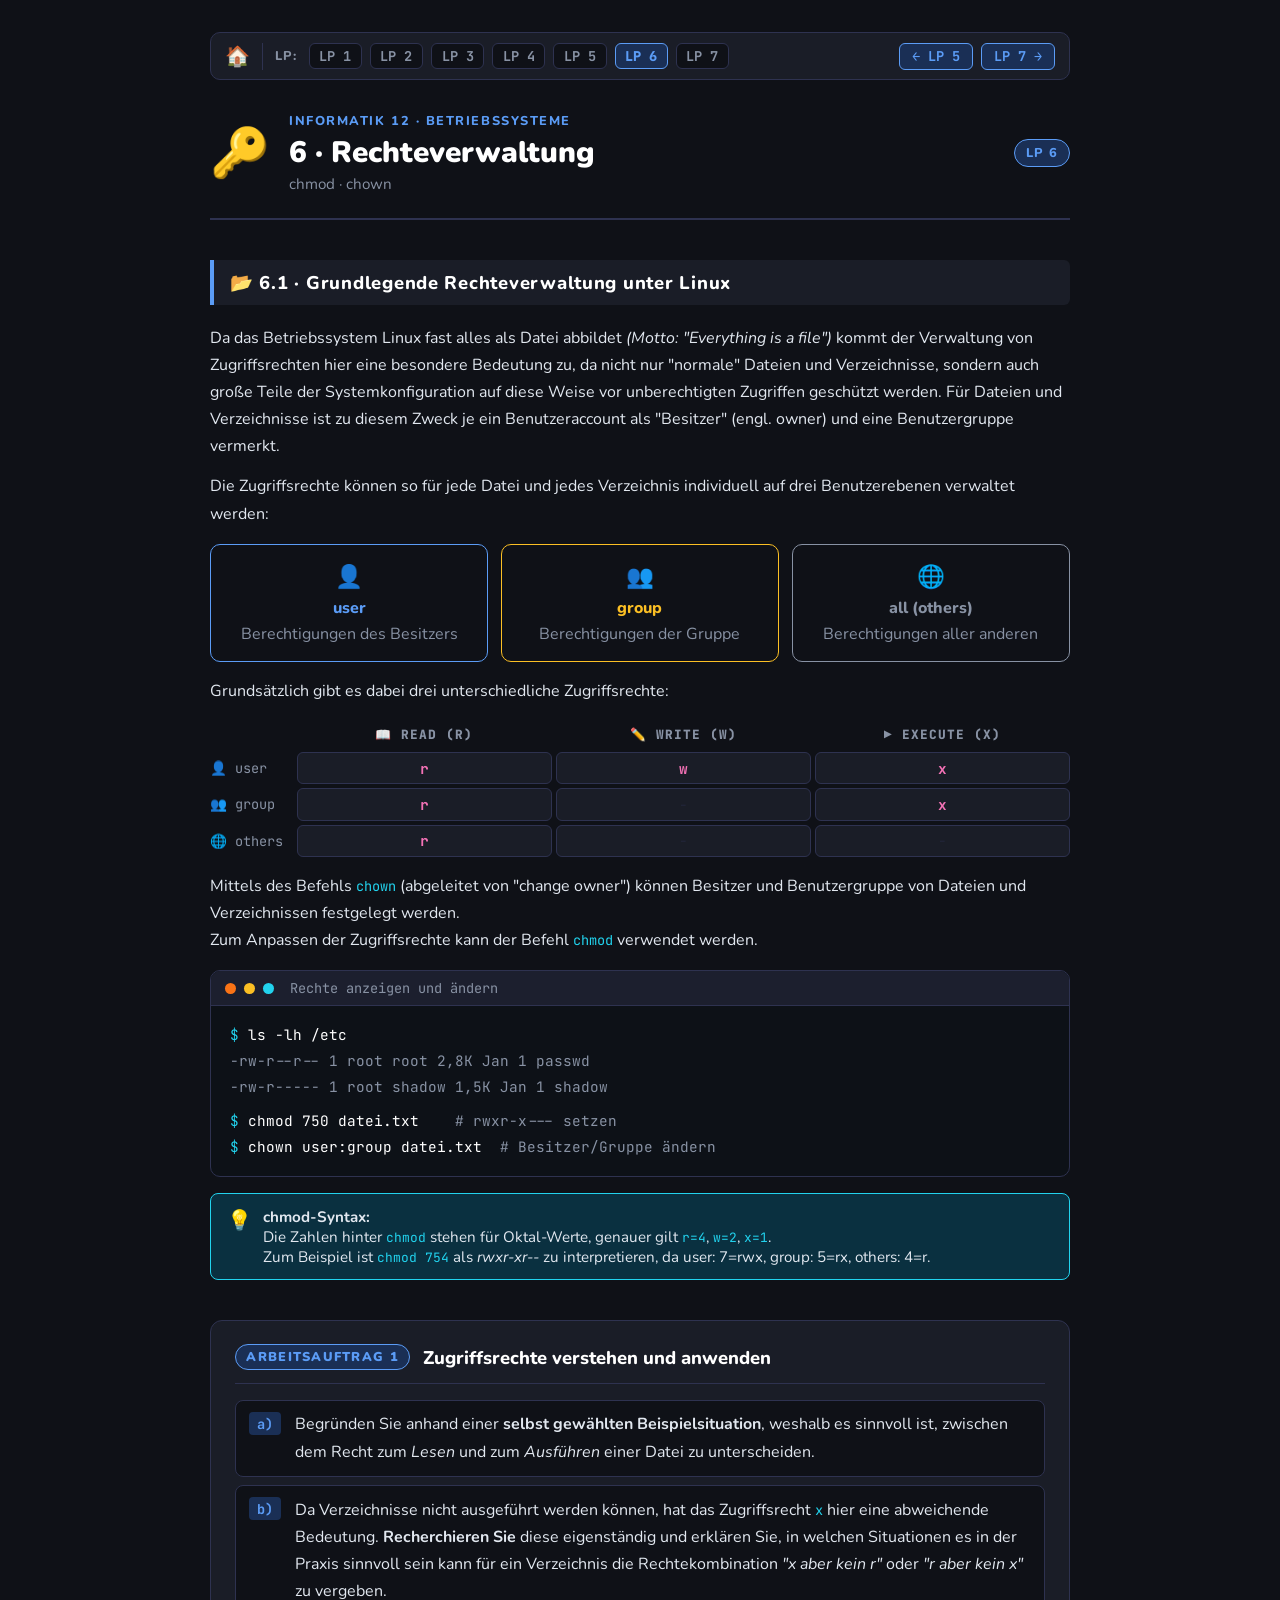
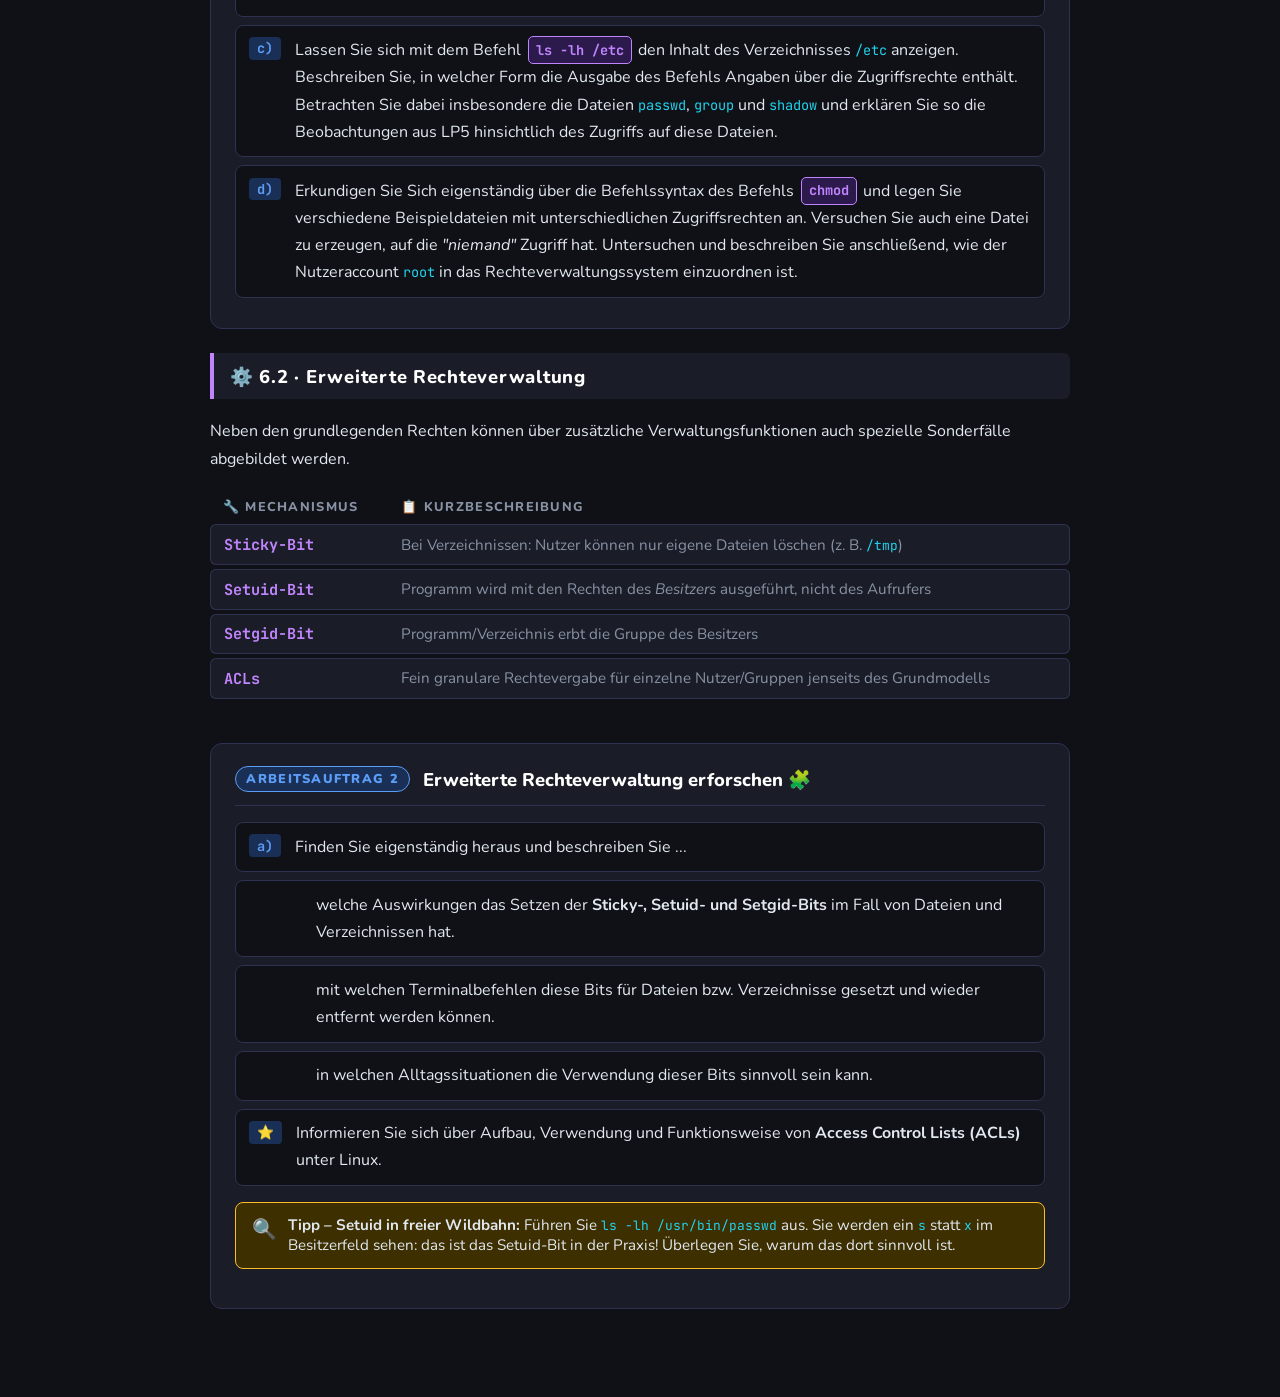
<file: inf12-linux/AB_6_Rechteverwaltung.html>
<!DOCTYPE html>
<html lang="de">
<head>
<meta charset="UTF-8">
<meta name="viewport" content="width=device-width, initial-scale=1.0">
<title>Informatik 12 · 6 · Rechteverwaltung</title>
<link rel="stylesheet" href="styles.css">
  <style>
  :root {
    --accent: #5b9cf6; --accent-dim: #1a2f55;   /* blue */
  }
</style>
</head>
<body>
<div class="page">

  <nav class="nav-bar">
    <a href="index.html" class="nav-home" title="Zur Startseite">🏠</a>
    <span class="nav-label">LP:</span>
    <a href="AB_1_Linux_kennenlernen.html" class="nav-btn">LP 1</a>
    <a href="AB_2_Linux_Terminal.html" class="nav-btn">LP 2</a>
    <a href="AB_3_Linux_Kernel.html" class="nav-btn">LP 3</a>
    <a href="AB_4_Scheduling.html" class="nav-btn">LP 4</a>
    <a href="AB_5_Benutzerverwaltung.html" class="nav-btn">LP 5</a>
    <a href="AB_6_Rechteverwaltung.html" class="nav-btn active">LP 6</a>
    <a href="AB_7_Dienste.html" class="nav-btn">LP 7</a>
    <span class="nav-spacer"></span>
    <a href="AB_5_Benutzerverwaltung.html" class="nav-arrow">← LP 5</a>
    <a href="AB_7_Dienste.html" class="nav-arrow">LP 7 →</a>
  </nav>


  <!-- Header -->
  <div class="header">
    <div class="header-icon">🔑</div>
    <div class="header-meta">
      <div class="header-tag">Informatik 12 · Betriebssysteme</div>
      <div class="header-title">6 · Rechteverwaltung</div>
      <div class="header-sub">chmod · chown</div>
    </div>
    <div class="badge">LP 6</div>
  </div>

  <!-- Section 1 -->
  <div class="section">
    <div class="section-title">📂 6.1 · Grundlegende Rechteverwaltung unter Linux</div>
    <p>
      Da das Betriebssystem Linux fast alles als Datei abbildet <em>(Motto: "Everything is a file")</em> kommt der Verwaltung von Zugriffsrechten hier eine besondere Bedeutung zu, da nicht nur "normale" Dateien und Verzeichnisse, sondern auch große Teile der Systemkonfiguration auf diese Weise vor unberechtigten Zugriffen geschützt werden. 
      Für Dateien und Verzeichnisse ist zu diesem Zweck je ein Benutzeraccount als "Besitzer" (engl. owner) und eine Benutzergruppe vermerkt.
    </p>
    <p>
      Die Zugriffsrechte können so für jede Datei und jedes Verzeichnis individuell auf drei Benutzerebenen verwaltet werden:
    </p>
    
    <div style="display:grid;grid-template-columns:1fr 1fr 1fr;gap:0.8rem;margin:1rem 0;">
      <div style="background:var(--bg);border:1.5px solid var(--blue);border-radius:10px;padding:1rem;text-align:center;">
        <div style="font-size:1.4rem;margin-bottom:0.3rem;">👤</div>
        <div style="font-weight:800;color:var(--blue);margin-bottom:0.3rem;">user</div>
        <div style="color:var(--text-dim);">Berechtigungen des Besitzers</div>
      </div>
      <div style="background:var(--bg);border:1.5px solid var(--yellow);border-radius:10px;padding:1rem;text-align:center;">
        <div style="font-size:1.4rem;margin-bottom:0.3rem;">👥</div>
        <div style="font-weight:800;color:var(--yellow);margin-bottom:0.3rem;">group</div>
        <div style="color:var(--text-dim);">Berechtigungen der Gruppe</div>
      </div>
      <div style="background:var(--bg);border:1.5px solid var(--text-dim);border-radius:10px;padding:1rem;text-align:center;">
        <div style="font-size:1.4rem;margin-bottom:0.3rem;">🌐</div>
        <div style="font-weight:800;color:var(--text-dim);margin-bottom:0.3rem;">all (others)</div>
        <div style="color:var(--text-dim);">Berechtigungen aller anderen</div>
      </div>
    </div>
    
    <p>Grundsätzlich gibt es dabei drei unterschiedliche Zugriffsrechte:</p>

    <div class="perm-grid">
      <div></div>
      <div class="perm-header" style="text-align:center;">📖 read (r)</div>
      <div class="perm-header" style="text-align:center;">✏️ write (w)</div>
      <div class="perm-header" style="text-align:center;">▶️ execute (x)</div>

      <div class="perm-row-label">👤 user</div>
      <div class="perm-cell"><span class="perm-on">r</span></div>
      <div class="perm-cell"><span class="perm-on">w</span></div>
      <div class="perm-cell"><span class="perm-on">x</span></div>

      <div class="perm-row-label">👥 group</div>
      <div class="perm-cell"><span class="perm-on">r</span></div>
      <div class="perm-cell"><span class="perm-off">-</span></div>
      <div class="perm-cell"><span class="perm-on">x</span></div>

      <div class="perm-row-label">🌐 others</div>
      <div class="perm-cell"><span class="perm-on">r</span></div>
      <div class="perm-cell"><span class="perm-off">-</span></div>
      <div class="perm-cell"><span class="perm-off">-</span></div>
    </div>

    <p>
      Mittels des Befehls <code>chown</code> (abgeleitet von "change owner") können Besitzer und Benutzergruppe von Dateien und Verzeichnissen festgelegt werden. <br>
      Zum Anpassen der Zugriffsrechte kann der Befehl <code>chmod</code> verwendet werden.
    </p>

    <div class="terminal">
      <div class="terminal-bar">
        <div class="dot dot-1"></div><div class="dot dot-2"></div><div class="dot dot-3"></div>
        <span class="terminal-label">Rechte anzeigen und ändern</span>
      </div>
      <div class="terminal-body">
        <div><span class="prompt">$</span> <span class="cmd">ls -lh /etc</span></div>
        <div class="output">-rw-r--r-- 1 root root  2,8K Jan  1 passwd</div>
        <div class="output">-rw-r----- 1 root shadow 1,5K Jan  1 shadow</div>
        <div style="margin-top:0.5rem"><span class="prompt">$</span> <span class="cmd">chmod 750 datei.txt</span> <span class="output">&nbsp;&nbsp;&nbsp;# rwxr-x--- setzen</span></div>
        <div><span class="prompt">$</span> <span class="cmd">chown user:group datei.txt</span> <span class="output">&nbsp;# Besitzer/Gruppe ändern</span></div>
      </div>
    </div>

    <div class="info-box info-cyan">
      <span class="info-icon">💡</span>
      <div><strong>chmod-Syntax:</strong><br> 
        Die Zahlen hinter <code>chmod</code> stehen für Oktal-Werte, genauer gilt <code>r=4</code>, <code>w=2</code>, <code>x=1</code>. <br>
        Zum Beispiel ist <code>chmod 754</code> als <em>rwxr-xr--</em> zu interpretieren, da user: 7=rwx, group: 5=rx, others: 4=r. 
      </div>
    </div>
  </div>

  <!-- Task 1 -->
  <div class="task-card">
    <div class="task-header">
      <span class="task-number t1">ARBEITSAUFTRAG 1</span>
      <span class="task-title-text">Zugriffsrechte verstehen und anwenden</span>
    </div>

    <div class="subtask">
      <span class="subtask-label sl-blue">a)</span>
      <p>Begründen Sie anhand einer <strong>selbst gewählten Beispielsituation</strong>, weshalb es sinnvoll ist, zwischen dem Recht zum <em>Lesen</em> und zum <em>Ausführen</em> einer Datei zu unterscheiden.</p>
    </div>
    <div class="subtask">
      <span class="subtask-label sl-blue">b)</span>
      <p>Da Verzeichnisse nicht ausgeführt werden können, hat das Zugriffsrecht <code>x</code> hier eine abweichende Bedeutung. 
        <strong>Recherchieren Sie</strong> diese eigenständig und erklären Sie, in welchen Situationen es in der Praxis sinnvoll sein kann für ein Verzeichnis die Rechtekombination <em>"x aber kein r"</em> oder <em>"r aber kein x"</em> zu vergeben.</p>
    </div>
    <div class="subtask">
      <span class="subtask-label sl-blue">c)</span>
      <p>Lassen Sie sich mit dem Befehl <span class="operator">ls -lh /etc</span> den Inhalt des Verzeichnisses <code>/etc</code> anzeigen. 
        Beschreiben Sie, in welcher Form die Ausgabe des Befehls Angaben über die Zugriffsrechte enthält. 
        Betrachten Sie dabei insbesondere die Dateien <code>passwd</code>, <code>group</code> und <code>shadow</code> und erklären Sie so die Beobachtungen aus LP5 hinsichtlich des Zugriffs auf diese Dateien.</p>
    </div>
    <div class="subtask">
      <span class="subtask-label sl-blue">d)</span>
      <p>
        Erkundigen Sie Sich eigenständig über die Befehlssyntax des Befehls <span class="operator">chmod</span> und legen Sie verschiedene Beispieldateien mit unterschiedlichen Zugriffsrechten an. 
        Versuchen Sie auch eine Datei zu erzeugen, auf die <em>"niemand"</em> Zugriff hat. 
        Untersuchen und beschreiben Sie anschließend, wie der Nutzeraccount <code>root</code> in das Rechteverwaltungssystem einzuordnen ist.</p>
    </div>
  </div>

  <!-- Section 2 -->
  <div class="section">
    <div class="section-title section-title-purple">⚙️ 6.2 · Erweiterte Rechteverwaltung</div>
    <p>Neben den grundlegenden Rechten können über zusätzliche Verwaltungsfunktionen auch spezielle Sonderfälle abgebildet werden.</p>

    <table class="bits-table">
      <thead><tr><th>🔧 Mechanismus</th><th>📋 Kurzbeschreibung</th></tr></thead>
      <tbody>
        <tr><td>Sticky-Bit</td><td>Bei Verzeichnissen: Nutzer können nur eigene Dateien löschen (z. B. <code>/tmp</code>)</td></tr>
        <tr><td>Setuid-Bit</td><td>Programm wird mit den Rechten des <em>Besitzers</em> ausgeführt, nicht des Aufrufers</td></tr>
        <tr><td>Setgid-Bit</td><td>Programm/Verzeichnis erbt die Gruppe des Besitzers</td></tr>
        <tr><td>ACLs</td><td>Fein granulare Rechtevergabe für einzelne Nutzer/Gruppen jenseits des Grundmodells</td></tr>
      </tbody>
    </table>
  </div>

  <!-- Task 2 -->
  <div class="task-card">
    <div class="task-header">
      <span class="task-number t1">ARBEITSAUFTRAG 2</span>
      <span class="task-title-text">Erweiterte Rechteverwaltung erforschen 🧩</span>
    </div>

    <div class="subtask">
      <span class="subtask-label sl-blue">a)</span>
      <p>Finden Sie eigenständig heraus und beschreiben Sie ...</p>
    </div>
    <div class="subtask" style="padding-left: 5rem;">      
      <p>welche Auswirkungen das Setzen der <strong>Sticky-, Setuid- und Setgid-Bits</strong> im Fall von Dateien und Verzeichnissen hat.</p>
    </div>
    <div class="subtask" style="padding-left: 5rem;">      
      <p>mit welchen Terminalbefehlen diese Bits für Dateien bzw. Verzeichnisse gesetzt und wieder entfernt werden können.</p>
    </div>
    <div class="subtask" style="padding-left: 5rem;">      
      <p>in welchen Alltagssituationen die Verwendung dieser Bits sinnvoll sein kann.</p>
    </div>
    <div class="subtask">
      <span class="subtask-label sl-blue">⭐</span>
      <p>Informieren Sie sich über Aufbau, Verwendung und Funktionsweise von <strong>Access Control Lists (ACLs)</strong> unter Linux.</p>
    </div>

    <div class="info-box info-yellow">
      <span class="info-icon">🔍</span>
      <div><strong>Tipp – Setuid in freier Wildbahn:</strong> Führen Sie <code>ls -lh /usr/bin/passwd</code> aus. Sie werden ein <code>s</code> statt <code>x</code> im Besitzerfeld sehen: das ist das Setuid-Bit in der Praxis! Überlegen Sie, warum das dort sinnvoll ist.</div>
    </div>
  </div>

</div>
  <script src="lernpfad.js"></script>
</body>
</html>
</file>
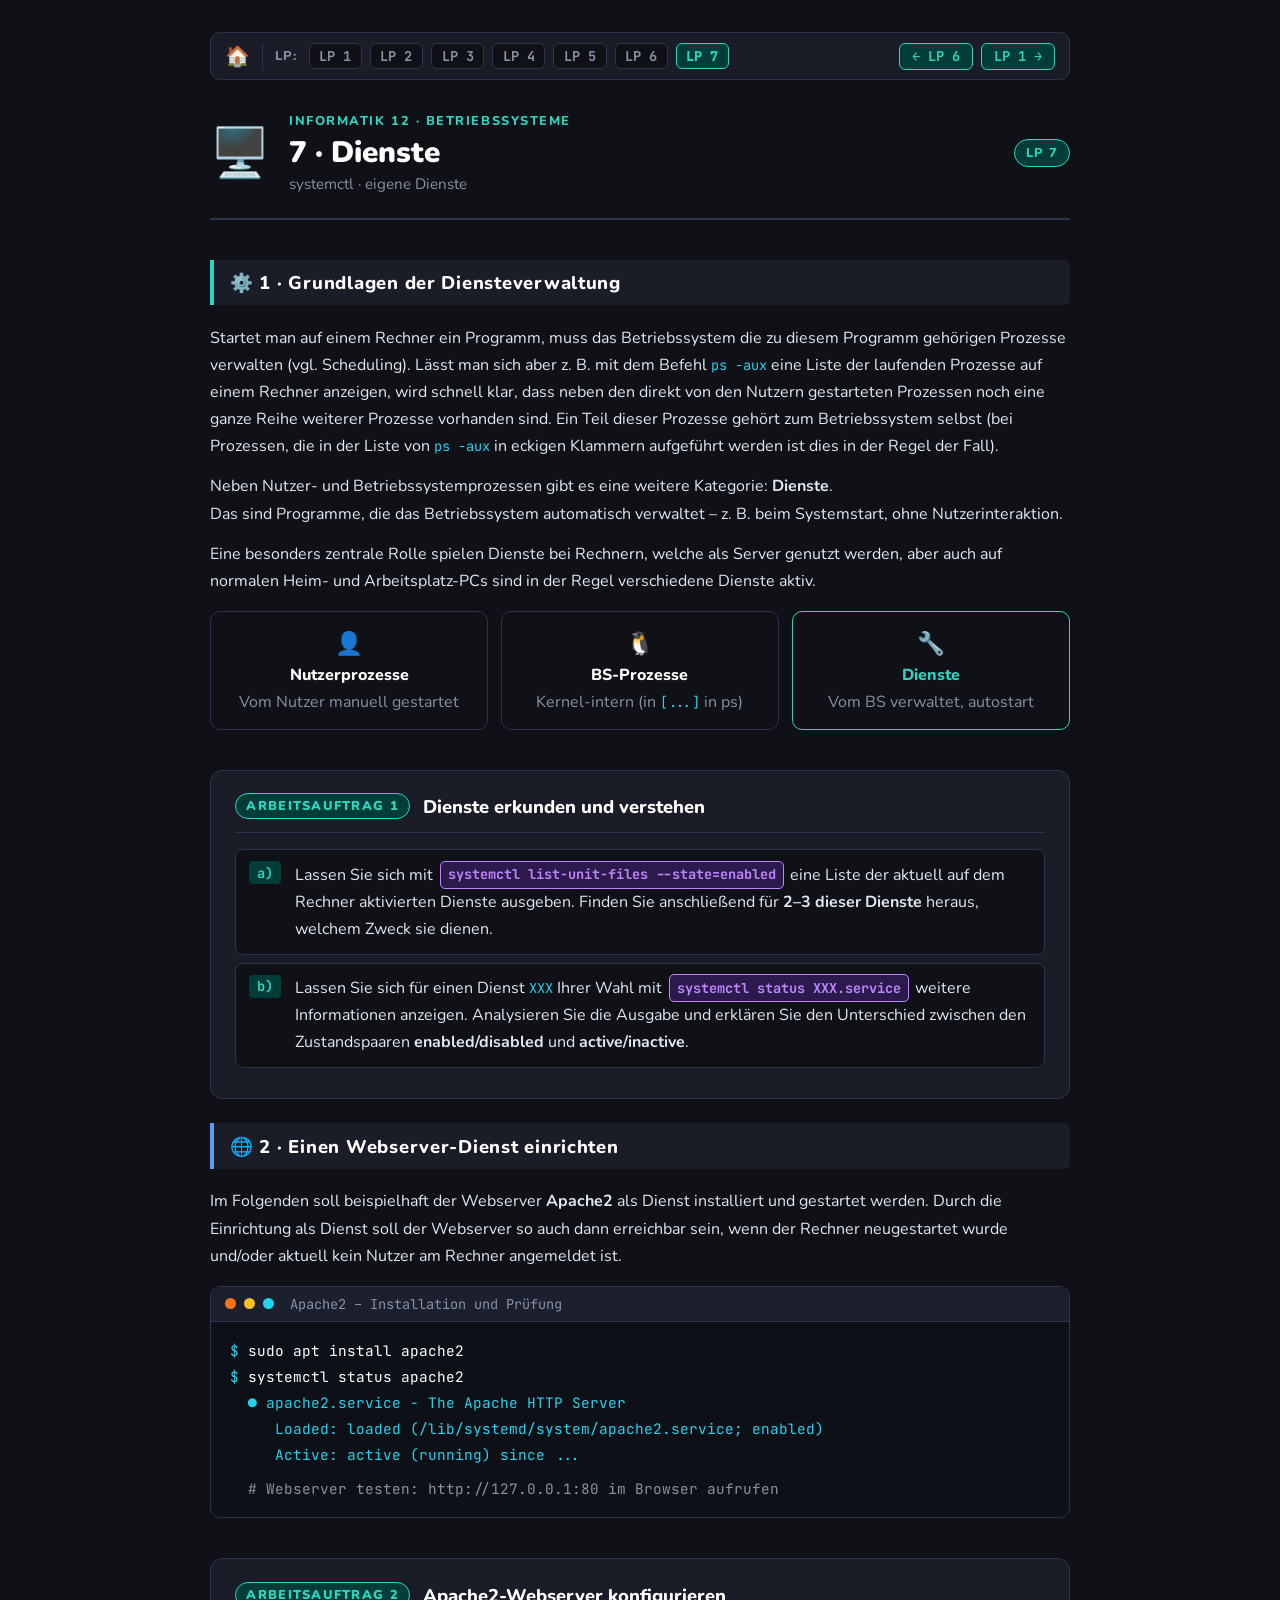
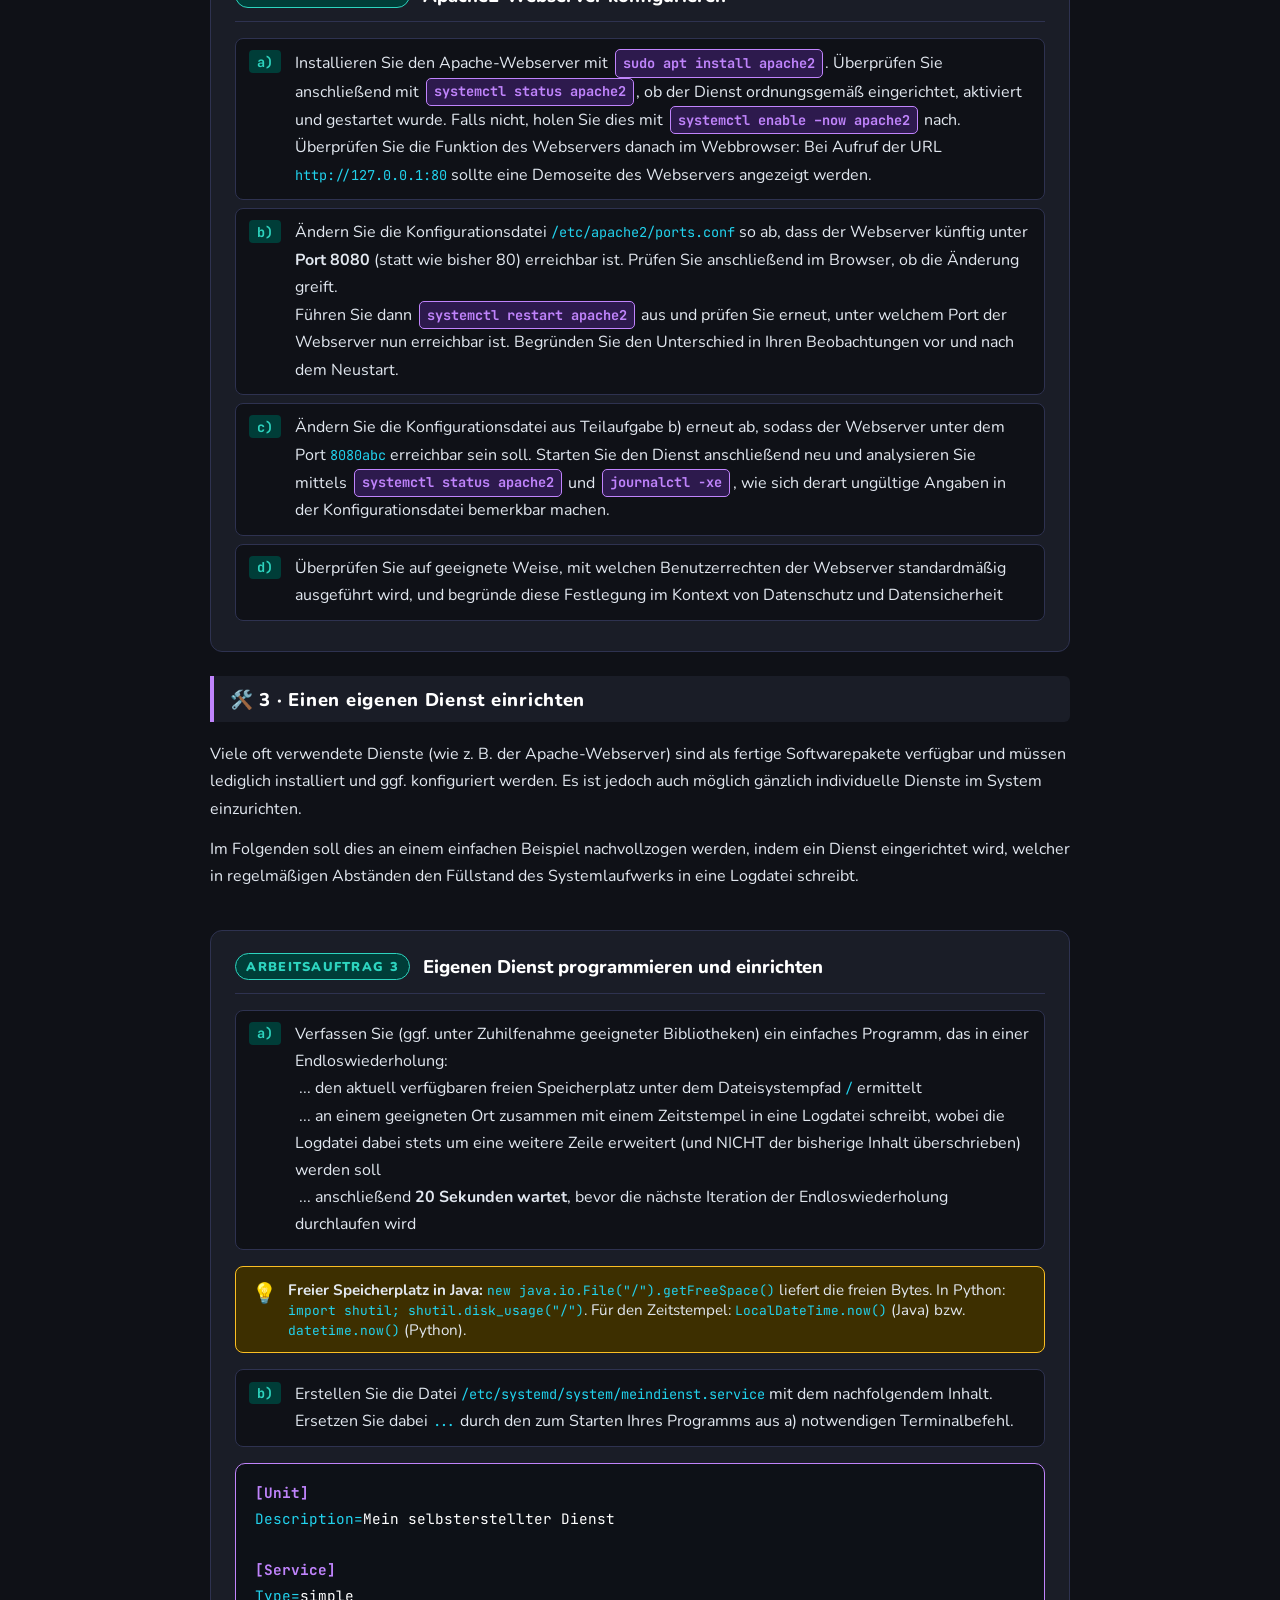
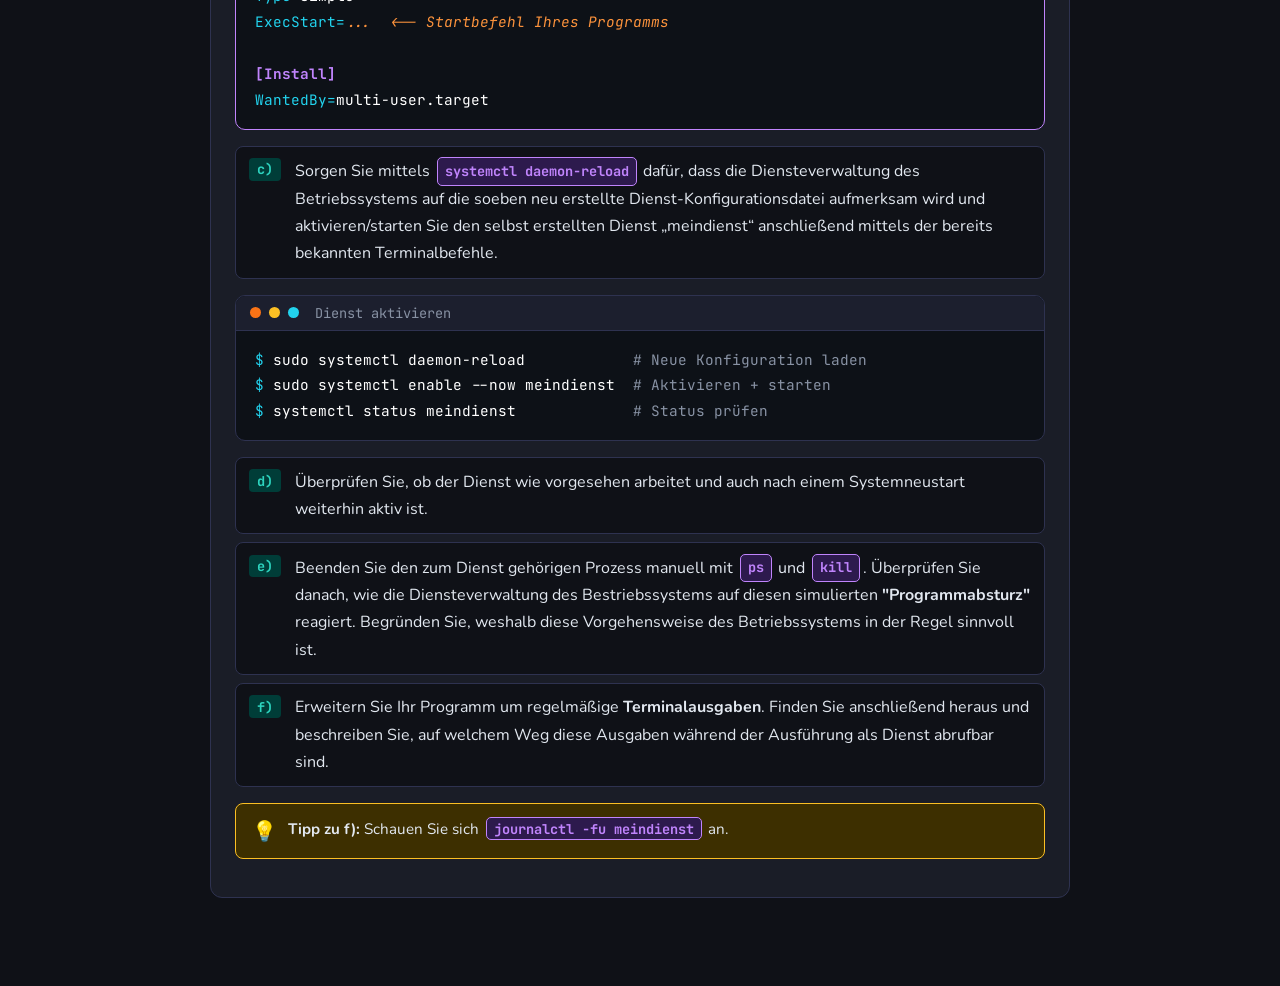
<file: inf12-linux/AB_7_Dienste.html>
<!DOCTYPE html>
<html lang="de">
<head>
<meta charset="UTF-8">
<meta name="viewport" content="width=device-width, initial-scale=1.0">
<title>Informatik 12 · 7 · Dienste</title>
<link rel="stylesheet" href="styles.css">
  <style>
  :root {
    --accent: #2dd4bf; --accent-dim: #003d38;   /* teal */
  }
</style>
</head>
<body>
<div class="page">

  <nav class="nav-bar">
    <a href="index.html" class="nav-home" title="Zur Startseite">🏠</a>
    <span class="nav-label">LP:</span>
    <a href="AB_1_Linux_kennenlernen.html" class="nav-btn">LP 1</a>
    <a href="AB_2_Linux_Terminal.html" class="nav-btn">LP 2</a>
    <a href="AB_3_Linux_Kernel.html" class="nav-btn">LP 3</a>
    <a href="AB_4_Scheduling.html" class="nav-btn">LP 4</a>
    <a href="AB_5_Benutzerverwaltung.html" class="nav-btn">LP 5</a>
    <a href="AB_6_Rechteverwaltung.html" class="nav-btn">LP 6</a>
    <a href="AB_7_Dienste.html" class="nav-btn active">LP 7</a>
    <span class="nav-spacer"></span>
    <a href="AB_6_Rechteverwaltung.html" class="nav-arrow">← LP 6</a>
    <a href="AB_1_Linux_kennenlernen.html" class="nav-arrow">LP 1 →</a>
  </nav>


  <!-- Header -->
  <div class="header">
    <div class="header-icon">🖥️</div>
    <div class="header-meta">
      <div class="header-tag">Informatik 12 · Betriebssysteme</div>
      <div class="header-title">7 · Dienste</div>
      <div class="header-sub">systemctl · eigene Dienste</div>
    </div>
    <div class="badge">LP 7</div>
  </div>

  <!-- Section 1 -->
  <div class="section">
    <div class="section-title">⚙️ 1 · Grundlagen der Diensteverwaltung</div>
    <p>
      Startet man auf einem Rechner ein Programm, muss das Betriebssystem die zu diesem Programm gehörigen
      Prozesse verwalten (vgl. Scheduling). Lässt man sich aber z. B. mit dem Befehl <code>ps -aux</code> eine Liste der
      laufenden Prozesse auf einem Rechner anzeigen, wird schnell klar, dass neben den direkt von den Nutzern
      gestarteten Prozessen noch eine ganze Reihe weiterer Prozesse vorhanden sind. Ein Teil dieser Prozesse
      gehört zum Betriebssystem selbst (bei Prozessen, die in der Liste von <code>ps -aux</code> in eckigen Klammern aufgeführt werden ist dies in der Regel der Fall).
    </p>
    <p>Neben Nutzer- und Betriebssystemprozessen gibt es eine weitere Kategorie: <strong>Dienste</strong>. <br>
      Das sind Programme, die das Betriebssystem automatisch verwaltet – z. B. beim Systemstart, ohne Nutzerinteraktion.</p>
    <p>
      Eine besonders zentrale Rolle spielen Dienste bei Rechnern, welche als Server genutzt werden, aber auch auf normalen Heim- und Arbeitsplatz-PCs sind in der Regel verschiedene Dienste aktiv.
    </p>

    <div style="display:grid;grid-template-columns:1fr 1fr 1fr;gap:0.8rem;margin:1rem 0;">
      <div style="background:var(--bg);border:1.5px solid var(--border);border-radius:10px;padding:1rem;text-align:center;">
        <div style="font-size:1.4rem;margin-bottom:0.3rem;">👤</div>
        <div style="font-weight:800;color:#fff;margin-bottom:0.3rem;">Nutzerprozesse</div>
        <div style="color:var(--text-dim);">Vom Nutzer manuell gestartet</div>
      </div>
      <div style="background:var(--bg);border:1.5px solid var(--border);border-radius:10px;padding:1rem;text-align:center;">
        <div style="font-size:1.4rem;margin-bottom:0.3rem;">🐧</div>
        <div style="font-weight:800;color:#fff;margin-bottom:0.3rem;">BS-Prozesse</div>
        <div style="color:var(--text-dim);">Kernel-intern (in <code>[...]</code> in ps)</div>
      </div>
      <div style="background:var(--bg);border:1.5px solid var(--accent);border-radius:10px;padding:1rem;text-align:center;">
        <div style="font-size:1.4rem;margin-bottom:0.3rem;">🔧</div>
        <div style="font-weight:800;color:var(--accent);margin-bottom:0.3rem;">Dienste</div>
        <div style="color:var(--text-dim);">Vom BS verwaltet, autostart</div>
      </div>
    </div>
  </div>

  <!-- Task 1 -->
  <div class="task-card">
    <div class="task-header">
      <span class="task-number t1">ARBEITSAUFTRAG 1</span>
      <span class="task-title-text">Dienste erkunden und verstehen</span>
    </div>

    <div class="subtask">
      <span class="subtask-label sl-teal">a)</span>
      <p>Lassen Sie sich mit <span class="operator">systemctl list-unit-files --state=enabled</span> eine Liste der aktuell auf dem Rechner aktivierten Dienste ausgeben.
        Finden Sie anschließend für <strong>2–3 dieser Dienste</strong> heraus, welchem Zweck sie dienen.</p>
    </div>
    <div class="subtask">
      <span class="subtask-label sl-teal">b)</span>
      <p>Lassen Sie sich für einen Dienst <code>XXX</code> Ihrer Wahl mit <span class="operator">systemctl status XXX.service</span> weitere Informationen anzeigen. Analysieren Sie die Ausgabe und erklären Sie den Unterschied zwischen den Zustandspaaren <strong>enabled/disabled</strong> und <strong>active/inactive</strong>.</p>
    </div>
  </div>

  <!-- Section 2 -->
  <div class="section">
    <div class="section-title section-title-blue">🌐 2 · Einen Webserver-Dienst einrichten</div>
    <p>Im Folgenden soll beispielhaft der Webserver <strong>Apache2</strong> als Dienst installiert und gestartet werden. 
      Durch die Einrichtung als Dienst soll der Webserver so auch dann erreichbar sein, 
      wenn der Rechner neugestartet wurde und/oder aktuell kein Nutzer am Rechner angemeldet ist.</p>

    <div class="terminal">
      <div class="terminal-bar">
        <div class="dot dot-1"></div><div class="dot dot-2"></div><div class="dot dot-3"></div>
        <span class="terminal-label">Apache2 – Installation und Prüfung</span>
      </div>
      <div class="terminal-body">
        <div><span class="prompt">$</span> <span class="cmd">sudo apt install apache2</span></div>
        <div><span class="prompt">$</span> <span class="cmd">systemctl status apache2</span></div>
        <div class="out-ok">&nbsp;&nbsp;● apache2.service - The Apache HTTP Server</div>
        <div class="out-ok">&nbsp;&nbsp;&nbsp;&nbsp;&nbsp;Loaded: loaded (/lib/systemd/system/apache2.service; enabled)</div>
        <div class="out-ok">&nbsp;&nbsp;&nbsp;&nbsp;&nbsp;Active: active (running) since ...</div>
        <div style="margin-top:0.5rem"><span class="output">&nbsp;&nbsp;# Webserver testen: http://127.0.0.1:80 im Browser aufrufen</span></div>
      </div>
    </div>
  </div>

  <!-- Task 2 -->
  <div class="task-card">
    <div class="task-header">
      <span class="task-number t1">ARBEITSAUFTRAG 2</span>
      <span class="task-title-text">Apache2-Webserver konfigurieren</span>
    </div>

    <div class="subtask">
      <span class="subtask-label sl-teal">a)</span>
      <p>Installieren Sie den Apache-Webserver mit <span class="operator">sudo apt install apache2</span>. 
        Überprüfen Sie anschließend mit <span class="operator">systemctl status apache2</span>, ob der Dienst ordnungsgemäß eingerichtet, aktiviert und gestartet wurde. 
        Falls nicht, holen Sie dies mit <span class="operator">systemctl enable –now apache2</span> nach.
        <br>
        Überprüfen Sie die Funktion des Webservers danach im Webbrowser: 
        Bei Aufruf der URL <code>http://127.0.0.1:80</code> sollte eine Demoseite des Webservers angezeigt werden.
      </p>
    </div>
    <div class="subtask">
      <span class="subtask-label sl-teal">b)</span>
      <p>Ändern Sie die Konfigurationsdatei <code>/etc/apache2/ports.conf</code> so ab, dass der Webserver künftig unter <strong>Port 8080</strong> (statt wie bisher 80) erreichbar ist. 
        Prüfen Sie anschließend im Browser, ob die Änderung greift. <br>
        Führen Sie dann <span class="operator">systemctl restart apache2</span> aus und prüfen Sie erneut, unter welchem Port der Webserver nun erreichbar ist. 
        Begründen Sie den Unterschied in Ihren Beobachtungen vor und nach dem Neustart.</p>
    </div>
    <div class="subtask">
      <span class="subtask-label sl-teal">c)</span>
      <p>Ändern Sie die Konfigurationsdatei aus Teilaufgabe b) erneut ab, sodass der Webserver unter dem Port <code>8080abc</code> erreichbar sein soll. 
        Starten Sie den Dienst anschließend neu und analysieren Sie mittels <span class="operator">systemctl status apache2</span> und <span class="operator">journalctl -xe</span>, wie sich derart ungültige Angaben in der Konfigurationsdatei bemerkbar machen.</p>
    </div>
    <div class="subtask">
      <span class="subtask-label sl-teal">d)</span>
      <p>Überprüfen Sie auf geeignete Weise, mit welchen Benutzerrechten der Webserver standardmäßig ausgeführt wird, und begründe diese Festlegung im Kontext von Datenschutz und Datensicherheit</p>
    </div>
  </div>

  <!-- Section 3 -->
  <div class="section">
    <div class="section-title section-title-purple">🛠️ 3 · Einen eigenen Dienst einrichten</div>
    <p>
      Viele oft verwendete Dienste (wie z. B. der Apache-Webserver) sind als fertige Softwarepakete verfügbar und müssen lediglich installiert und ggf. konfiguriert werden. 
      Es ist jedoch auch möglich gänzlich individuelle Dienste im System einzurichten.
    </p>
    <p>
      Im Folgenden soll dies an einem einfachen Beispiel nachvollzogen werden, indem ein Dienst eingerichtet wird, 
      welcher in regelmäßigen Abständen den Füllstand des Systemlaufwerks in eine Logdatei schreibt.
    </p>
  </div>
  

  <!-- Task 3 -->
  <div class="task-card">
    <div class="task-header">
      <span class="task-number t1">ARBEITSAUFTRAG 3</span>
      <span class="task-title-text">Eigenen Dienst programmieren und einrichten</span>
    </div>

    <div class="subtask">
      <span class="subtask-label sl-teal">a)</span>
      <p>Verfassen Sie (ggf. unter Zuhilfenahme geeigneter Bibliotheken) ein einfaches Programm, das in einer Endloswiederholung:<br>
         &nbsp;... den aktuell verfügbaren freien Speicherplatz unter dem Dateisystempfad <code>/</code> ermittelt<br>
         &nbsp;... an einem geeigneten Ort zusammen mit einem Zeitstempel in eine Logdatei schreibt, wobei
         die Logdatei dabei stets um eine weitere Zeile erweitert (und NICHT der bisherige Inhalt überschrieben) werden soll<br>
         &nbsp;... anschließend <strong>20 Sekunden wartet</strong>, bevor die nächste Iteration der Endloswiederholung durchlaufen wird</p>
    </div>

    <div class="info-box info-yellow">
      <span class="info-icon">💡</span>
      <div><strong>Freier Speicherplatz in Java:</strong> <code>new java.io.File("/").getFreeSpace()</code> liefert die freien Bytes. In Python: <code>import shutil; shutil.disk_usage("/")</code>. Für den Zeitstempel: <code>LocalDateTime.now()</code> (Java) bzw. <code>datetime.now()</code> (Python).</div>
    </div>

    <div class="subtask">
      <span class="subtask-label sl-teal">b)</span>
      <p>Erstellen Sie die Datei <code>/etc/systemd/system/meindienst.service</code> mit dem nachfolgendem Inhalt. 
        Ersetzen Sie dabei <code>...</code> durch den zum Starten Ihres Programms aus a) notwendigen Terminalbefehl.</p>
    </div>

    <div class="service-file">
      <div><span class="sf-section">[Unit]</span></div>
      <div><span class="sf-key">Description=</span><span class="sf-val">Mein selbsterstellter Dienst</span></div>
      <div>&nbsp;</div>
      <div><span class="sf-section">[Service]</span></div>
      <div><span class="sf-key">Type=</span><span class="sf-val">simple</span></div>
      <div><span class="sf-key">ExecStart=</span><span class="sf-placeholder">... &nbsp;&lt;-- Startbefehl Ihres Programms</span></div>
      <div>&nbsp;</div>
      <div><span class="sf-section">[Install]</span></div>
      <div><span class="sf-key">WantedBy=</span><span class="sf-val">multi-user.target</span></div>
    </div>

    <div class="subtask">
      <span class="subtask-label sl-teal">c)</span>
      <p>Sorgen Sie mittels <span class="operator">systemctl daemon-reload</span> dafür, 
        dass die Diensteverwaltung des Betriebssystems auf die soeben neu erstellte Dienst-Konfigurationsdatei aufmerksam wird und aktivieren/starten Sie den selbst erstellten Dienst „meindienst“ anschließend mittels der bereits bekannten Terminalbefehle.
      </p>
    </div>

    <div class="terminal">
      <div class="terminal-bar">
        <div class="dot dot-1"></div><div class="dot dot-2"></div><div class="dot dot-3"></div>
        <span class="terminal-label">Dienst aktivieren</span>
      </div>
      <div class="terminal-body">
        <div><span class="prompt">$</span> <span class="cmd">sudo systemctl daemon-reload</span> <span class="output">&nbsp;&nbsp;&nbsp;&nbsp;&nbsp;&nbsp;&nbsp;&nbsp;&nbsp;&nbsp;&nbsp;# Neue Konfiguration laden</span></div>
        <div><span class="prompt">$</span> <span class="cmd">sudo systemctl enable --now meindienst</span> <span class="output">&nbsp;# Aktivieren + starten</span></div>
        <div><span class="prompt">$</span> <span class="cmd">systemctl status meindienst</span> <span class="output">&nbsp;&nbsp;&nbsp;&nbsp;&nbsp;&nbsp;&nbsp;&nbsp;&nbsp;&nbsp;&nbsp;&nbsp;# Status prüfen</span></div>
      </div>
    </div>

    <div class="subtask">
      <span class="subtask-label sl-teal">d)</span>
      <p>
        Überprüfen Sie, ob der Dienst wie vorgesehen arbeitet und auch nach einem Systemneustart weiterhin aktiv ist.
      </p>
    </div>
    <div class="subtask">
      <span class="subtask-label sl-teal">e)</span>
      <p>Beenden Sie den zum Dienst gehörigen Prozess manuell mit <span class="operator">ps</span> und <span class="operator">kill</span>. 
        Überprüfen Sie danach, wie die Diensteverwaltung des Bestriebssystems auf diesen simulierten <strong>"Programmabsturz"</strong> reagiert. 
        Begründen Sie, weshalb diese Vorgehensweise des Betriebssystems in der Regel sinnvoll ist.</p>
    </div>

    <div class="subtask">
      <span class="subtask-label sl-teal">f)</span>
      <p>Erweitern Sie Ihr Programm um regelmäßige <strong>Terminalausgaben</strong>. 
        Finden Sie anschließend heraus und beschreiben Sie, auf welchem Weg diese Ausgaben während der Ausführung als Dienst abrufbar sind. 
      </p>
    </div>

    <div class="info-box info-yellow">
      <span class="info-icon">💡</span>
      <div><strong>Tipp zu f):</strong> Schauen Sie sich <span class="operator">journalctl -fu meindienst</span> an.</div>
    </div>    
  </div> 

</div>
  <script src="lernpfad.js"></script>
</body>
</html>
</file>
<file: inf12-linux/styles.css>
/* ============================================================
   Informatik 12 · Betriebssysteme · Lernpfad
   Gemeinsames Stylesheet – styles.css
   CVD-sicheres Design (kein Rot/Grün)
   ============================================================ */

@import url('https://fonts.googleapis.com/css2?family=JetBrains+Mono:wght@400;700&family=Nunito:wght@400;600;700;800;900&display=swap');

/* ── Globale Basisvariablen ────────────────────────────────── */
:root {
  --bg:       #0f1117;
  --surface:  #1a1d27;
  --surface2: #22263a;
  --border:   #2e3250;
  --text:     #e2e8f0;
  --text-dim: #8892a4;
  --mono: 'JetBrains Mono', monospace;
  --sans: 'Nunito', sans-serif;

  /* CVD-sicheres Farbsystem (kein reines Rot/Grün) */
  --cyan:        #22d3ee;  --cyan-dim:   #0a3040;
  --blue:        #5b9cf6;  --blue-dim:   #1a2f55;
  --purple:      #c084fc;  --purple-dim: #2d1a4d;
  --yellow:      #fbbf24;  --yellow-dim: #3d2f00;
  --orange:      #fb923c;  --orange-dim: #3d1f00;
  --pink:        #f472b6;  --pink-dim:   #3d0d28;
  --teal:        #2dd4bf;  --teal-dim:   #003d38;

  /* Aliases für Abwärtskompatibilität */
  --green:     var(--cyan);
  --green-dim: var(--cyan-dim);
  --red:       var(--orange);
  --red-dim:   var(--orange-dim);

  /* Seitenakzent – wird per inline-<style> je Seite überschrieben */
  --accent:     var(--blue);
  --accent-dim: var(--blue-dim);
}

/* ── Reset ─────────────────────────────────────────────────── */
*, *::before, *::after { box-sizing: border-box; margin: 0; padding: 0; }

/* ── Base ──────────────────────────────────────────────────── */
body {
  font-family: var(--sans);
  background: var(--bg);
  color: var(--text);
  min-height: 100vh;
  padding: 2rem 1rem 4rem;
}

.page { max-width: 860px; margin: 0 auto; }

a { color: var(--blue); text-decoration: none; }
a:hover { text-decoration: underline; }

p {
  font-size: 1rem;
  line-height: 1.7;
  color: var(--text);
  margin-bottom: 0.8rem;
}

code {
  font-family: var(--mono);
  color: var(--cyan);
  font-size: 0.85em;
}

/* ── Navigation ────────────────────────────────────────────── */
.nav-bar {
  display: flex;
  align-items: center;
  gap: 0.5rem;
  flex-wrap: wrap;
  background: var(--surface);
  border: 1.5px solid var(--border);
  border-radius: 10px;
  padding: 0.6rem 0.9rem;
  margin-bottom: 2rem;
}
.nav-home {
  font-size: 1.25rem;
  text-decoration: none;
  color: var(--text-dim);
  border-right: 1px solid var(--border);
  padding-right: 0.7rem;
  margin-right: 0.3rem;
  transition: color 0.15s;
}
.nav-home:hover { color: #fff; }
.nav-label {
  font-size: 0.8rem;
  font-weight: 800;
  letter-spacing: 0.08em;
  text-transform: uppercase;
  color: var(--text-dim);
  margin-right: 0.2rem;
}
.nav-btn {
  font-family: var(--mono);
  font-size: 0.85rem;
  font-weight: 700;
  padding: 0.2rem 0.6rem;
  border-radius: 6px;
  border: 1.5px solid var(--border);
  background: var(--bg);
  color: var(--text-dim);
  text-decoration: none;
  transition: border-color 0.15s, color 0.15s;
  white-space: nowrap;
}
.nav-btn:hover        { border-color: var(--accent); color: var(--accent); text-decoration: none; }
.nav-btn.active       { border-color: var(--accent); color: var(--accent); background: var(--accent-dim); font-weight: 900; }
.nav-spacer           { flex: 1; }
.nav-arrow {
  font-family: var(--mono);
  font-size: 0.85rem;
  font-weight: 700;
  padding: 0.22rem 0.75rem;
  border-radius: 6px;
  border: 1.5px solid var(--accent);
  background: var(--accent-dim);
  color: var(--accent);
  text-decoration: none;
  transition: opacity 0.15s;
  white-space: nowrap;
}
.nav-arrow:hover { opacity: 0.75; text-decoration: none; }

/* ── Page header ───────────────────────────────────────────── */
.header {
  display: flex;
  align-items: center;
  gap: 1.2rem;
  margin-bottom: 2.5rem;
  padding-bottom: 1.5rem;
  border-bottom: 2px solid var(--border);
}
.header-icon  { font-size: 3rem; line-height: 1; }
.header-meta  { flex: 1; }
.header-tag {
  font-size: 0.8rem;
  font-weight: 800;
  letter-spacing: 0.12em;
  text-transform: uppercase;
  color: var(--accent);
  margin-bottom: 0.3rem;
}
.header-title { font-size: 1.85rem; font-weight: 900; color: #fff; line-height: 1.2; }
.header-sub   { font-size: 0.95rem; color: var(--text-dim); margin-top: 0.2rem; }
.badge {
  background: var(--accent-dim);
  border: 1.5px solid var(--accent);
  color: var(--accent);
  font-size: 0.8rem;
  font-weight: 800;
  padding: 0.25rem 0.7rem;
  border-radius: 999px;
  letter-spacing: 0.08em;
  white-space: nowrap;
}

/* ── Sections ──────────────────────────────────────────────── */
.section { margin-bottom: 2.5rem; }
.section-title {
  display: flex;
  align-items: center;
  gap: 0.6rem;
  font-size: 1.15rem;
  font-weight: 800;
  letter-spacing: 0.04em;
  color: #fff;
  background: var(--surface);
  border-left: 4px solid var(--accent);
  padding: 0.65rem 1rem;
  border-radius: 0 6px 6px 0;
  margin-bottom: 1.2rem;
}
/* Varianten */
.section-title-blue   { border-left-color: var(--blue); }
.section-title-cyan   { border-left-color: var(--cyan); }
.section-title-purple { border-left-color: var(--purple); }
.section-title-yellow { border-left-color: var(--yellow); }
.section-title-orange { border-left-color: var(--orange); }
.section-title-teal   { border-left-color: var(--teal); }
/* Kurzform-Aliases (Altdaten) */
.st-cyan   { border-left-color: var(--cyan); }
.st-purple { border-left-color: var(--purple); }
.st-yellow { border-left-color: var(--yellow); }
.section-2 .section-title { border-left-color: var(--yellow); }

/* ── Task cards ────────────────────────────────────────────── */
.task-card {
  background: var(--surface);
  border: 1.5px solid var(--border);
  border-radius: 12px;
  padding: 1.4rem 1.5rem;
  margin-bottom: 1.5rem;
}
.task-header {
  display: flex;
  align-items: center;
  gap: 0.8rem;
  margin-bottom: 1rem;
  padding-bottom: 0.8rem;
  border-bottom: 1px solid var(--border);
}
.task-number {
  font-size: 0.8rem;
  font-weight: 900;
  padding: 0.2rem 0.65rem;
  border-radius: 999px;
  letter-spacing: 0.1em;
  white-space: nowrap;
}
.task-title-text { font-size: 1.15rem; font-weight: 800; color: #fff; flex: 1; }
.task-title-icon { font-size: 1.3rem; }

/* Farbvarianten für Aufgabennummern */
.t1 { background: var(--accent-dim); border: 1.5px solid var(--accent); color: var(--accent); }
.t2 { background: var(--cyan-dim);   border: 1.5px solid var(--cyan);   color: var(--cyan); }
.t3 { background: var(--purple-dim); border: 1.5px solid var(--purple); color: var(--purple); }
.t4 { background: var(--yellow-dim); border: 1.5px solid var(--yellow); color: var(--yellow); }


/* ── Subtasks ──────────────────────────────────────────────── */
.subtask {
  display: flex;
  gap: 0.9rem;
  align-items: flex-start;
  padding: 0.65rem 0.8rem;
  border-radius: 8px;
  margin-bottom: 0.5rem;
  background: var(--bg);
  border: 1px solid var(--border);
  transition: border-color 0.15s;
}
.subtask:hover { border-color: var(--accent); }
.subtask p { margin-bottom: 0; }

.subtask-label {
  font-family: var(--mono);
  font-size: 0.85rem;
  font-weight: 700;
  border-radius: 4px;
  padding: 0.15rem 0.5rem;
  white-space: nowrap;
  margin-top: 0.05rem;
}
/* Farbvarianten */
.sl-blue   { color: var(--blue);   background: var(--blue-dim); }
.sl-cyan   { color: var(--cyan);   background: var(--cyan-dim); }
.sl-purple { color: var(--purple); background: var(--purple-dim); }
.sl-yellow { color: var(--yellow); background: var(--yellow-dim); }
.sl-orange { color: var(--orange); background: var(--orange-dim); }
.sl-pink   { color: var(--pink);   background: var(--pink-dim); }
.sl-teal   { color: var(--teal);   background: var(--teal-dim); }

/* ── Operator-Chip ─────────────────────────────────────────── */
.operator {
  display: inline-block;
  font-family: var(--mono);
  font-size: 0.85rem;
  font-weight: 700;
  background: var(--purple-dim);
  color: var(--purple);
  border: 1px solid var(--purple);
  border-radius: 5px;
  padding: 0.1rem 0.45rem;
  margin: 0 0.15rem;
  white-space: nowrap;
}

/* ── Info-Boxes ────────────────────────────────────────────── */
.info-box {
  border-radius: 8px;
  padding: 0.8rem 1rem;
  margin: 1rem 0;
  font-size: 0.95rem;
  display: flex;
  gap: 0.7rem;
  align-items: flex-start;
}
.info-icon { font-size: 1.25rem; flex-shrink: 0; margin-top: 0.05rem; }

/* Farbvarianten */
.info-blue,  .info-cyan { background: var(--cyan-dim);   border: 1.5px solid var(--cyan); }
.info-orange            { background: var(--orange-dim); border: 1.5px solid var(--orange); }
.info-yellow            { background: var(--yellow-dim); border: 1.5px solid var(--yellow); }
.info-teal              { background: var(--teal-dim);   border: 1.5px solid var(--teal); }
/* Altdaten-Kompatibilität */
.info-box.info-cyan  { background: var(--cyan-dim);   border: 1.5px solid var(--cyan); }

/* ── Terminal ──────────────────────────────────────────────── */
.terminal {
  background: #0d1117;
  border: 1.5px solid var(--border);
  border-radius: 10px;
  overflow: hidden;
  margin: 1rem 0;
  font-family: var(--mono);
}
.terminal-bar {
  background: #1c1f2e;
  padding: 0.5rem 0.9rem;
  display: flex;
  align-items: center;
  gap: 0.5rem;
  border-bottom: 1px solid var(--border);
}
.dot          { width: 11px; height: 11px; border-radius: 50%; }
.dot-red,  .dot-1 { background: #f97316; }
.dot-yellow, .dot-2 { background: #fbbf24; }
.dot-green, .dot-3  { background: #22d3ee; }
.terminal-label {
  margin-left: 0.5rem;
  font-size: 0.85rem;
  color: var(--text-dim);
  font-family: var(--mono);
}
.terminal-body {
  padding: 1rem 1.2rem;
  font-size: 0.9rem;
  line-height: 1.8;
}
.prompt      { color: var(--cyan); }
.cmd         { color: #fff; }
.output      { color: var(--text-dim); }
.out-ok      { color: var(--cyan); }
.out-warn    { color: var(--orange); }
.comment     { color: var(--text-dim); }
.hl          { color: var(--pink);   font-weight: 700; }
.hl-b        { color: var(--blue);   font-weight: 700; }
.hl-y        { color: var(--yellow); font-weight: 700; }

/* ── Tables ────────────────────────────────────────────────── */
.cmd-table {
  width: 100%;
  border-collapse: separate;
  border-spacing: 0 4px;
  margin: 1.2rem 0;
}
.cmd-table thead tr th {
  font-size: 0.8rem;
  font-weight: 800;
  letter-spacing: 0.1em;
  text-transform: uppercase;
  color: var(--text-dim);
  padding: 0.4rem 1rem;
  text-align: left;
}
.cmd-table tbody tr { background: var(--surface); transition: background 0.15s; }
.cmd-table tbody tr:hover { background: var(--surface2); }
.cmd-table tbody tr td {
  padding: 0.6rem 1rem;
  font-size: 1rem;
  border-top: 1px solid var(--border);
  border-bottom: 1px solid var(--border);
}
.cmd-table tbody tr td:first-child {
  border-left: 1px solid var(--border);
  border-radius: 6px 0 0 6px;
  font-family: var(--mono);
  color: var(--cyan);
  font-weight: 700;
  font-size: 0.9rem;
  white-space: nowrap;
}
.cmd-table tbody tr td:last-child {
  border-right: 1px solid var(--border);
  border-radius: 0 6px 6px 0;
  color: var(--text-dim);
}

.bits-table { width: 100%; border-collapse: separate; border-spacing: 0 4px; margin: 1rem 0; }
.bits-table thead th {
  font-size: 0.8rem; font-weight: 800; letter-spacing: 0.1em;
  text-transform: uppercase; color: var(--text-dim); padding: 0.3rem 0.8rem; text-align: left;
}
.bits-table tbody tr { background: var(--surface); }
.bits-table tbody tr td {
  padding: 0.55rem 0.8rem; font-size: 0.95rem;
  border-top: 1px solid var(--border); border-bottom: 1px solid var(--border);
}
.bits-table tbody tr td:first-child {
  border-left: 1px solid var(--border); border-radius: 6px 0 0 6px;
  font-family: var(--mono); font-weight: 700; color: var(--purple);
}
.bits-table tbody tr td:last-child {
  border-right: 1px solid var(--border); border-radius: 0 6px 6px 0; color: var(--text-dim);
}

/* ── Badges / chips ────────────────────────────────────────── */
.profi-badge {
  display: inline-block;
  background: #fbbf2422;
  border: 1px solid var(--yellow);
  color: var(--yellow);
  font-size: 0.75rem;
  font-weight: 800;
  padding: 0.1rem 0.5rem;
  border-radius: 999px;
  letter-spacing: 0.08em;
  margin-left: 0.4rem;
  vertical-align: middle;
}
.bonus-badge {
  display: inline-block;
  background: var(--orange-dim);
  border: 1px solid var(--orange);
  color: var(--orange);
  font-size: 0.75rem;
  font-weight: 800;
  padding: 0.1rem 0.5rem;
  border-radius: 999px;
  letter-spacing: 0.08em;
  margin-left: 0.4rem;
  vertical-align: middle;
}
.changed-badge {
  display: inline-block;
  background: var(--orange-dim);
  border: 1px solid var(--orange);
  color: var(--orange);
  font-size: 0.75rem;
  font-weight: 800;
  padding: 0.1rem 0.5rem;
  border-radius: 999px;
  letter-spacing: 0.06em;
  margin-left: 0.4rem;
  vertical-align: middle;
}
.sys-badge {
  font-family: var(--mono);
  font-size: 0.85rem;
  font-weight: 700;
  padding: 0.2rem 0.7rem;
  border-radius: 999px;
  border: 1.5px solid var(--border);
  color: var(--text-dim);
  background: var(--surface);
}

/* ── LP3: Concept grid ─────────────────────────────────────── */
.concept-grid { display: grid; grid-template-columns: 1fr 1fr 1fr; gap: 0.8rem; margin: 1rem 0; }
.concept-card {
  background: var(--surface); border: 1.5px solid var(--border);
  border-radius: 10px; padding: 0.9rem; text-align: center;
}
.concept-icon  { font-size: 2rem; margin-bottom: 0.4rem; }
.concept-title { font-size: 0.85rem; font-weight: 800; color: #fff; margin-bottom: 0.3rem; }
.concept-desc  { font-size: 0.85rem; color: var(--text-dim); line-height: 1.5; }

.link-box {
  background: var(--blue-dim); border: 1.5px solid var(--blue);
  border-radius: 8px; padding: 0.6rem 1rem; margin: 0.5rem 0;
  font-size: 0.9rem; display: flex; align-items: center; gap: 0.6rem;
}
.link-box a { color: var(--blue); }

/* ── LP4: Metrics / Signals ────────────────────────────────── */
.metrics-grid { display: grid; grid-template-columns: 1fr 1fr 1fr; gap: 0.8rem; margin: 1rem 0; }
.metric-card {
  background: var(--bg); border: 1.5px solid var(--border);
  border-radius: 10px; padding: 1rem; text-align: center;
}
.metric-icon { font-size: 2rem; margin-bottom: 0.4rem; }
.metric-name { font-size: 0.85rem; font-weight: 800; font-family: var(--mono); color: var(--pink); margin-bottom: 0.3rem; }
.metric-desc { font-size: 0.85rem; color: var(--text-dim); line-height: 1.5; }

.signals-grid { display: grid; grid-template-columns: 1fr 1fr 1fr; gap: 0.8rem; margin: 1rem 0; }
.signal-card  { border-radius: 10px; padding: 1rem; text-align: center; border: 1.5px solid; }
.sig-stop  { background: var(--yellow-dim); border-color: var(--yellow); }
.sig-term  { background: var(--pink-dim);   border-color: var(--pink); }
.sig-kill  { background: #3d1800;           border-color: #f97316; }
.signal-name { font-family: var(--mono); font-size: 0.95rem; font-weight: 700; margin-bottom: 0.4rem; }
.sig-stop .signal-name { color: var(--yellow); }
.sig-term .signal-name { color: var(--pink); }
.sig-kill .signal-name { color: #f97316; }
.signal-icon { font-size: 1.6rem; margin-bottom: 0.3rem; }
.signal-desc { font-size: 0.85rem; color: var(--text-dim); line-height: 1.5; }

.state-grid { display: grid; grid-template-columns: 1fr 1fr; gap: 0.8rem; margin: 1rem 0; }
.state-card {
  background: var(--bg); border: 1.5px solid var(--border);
  border-radius: 10px; padding: 1rem;
}
.state-label { font-size: 0.85rem; font-weight: 800; letter-spacing: 0.08em; text-transform: uppercase; margin-bottom: 0.5rem; }
.state-pair  { display: flex; gap: 0.5rem; margin-bottom: 0.4rem; align-items: center; }
.state-chip  { font-family: var(--mono); font-size: 0.85rem; font-weight: 700; padding: 0.15rem 0.55rem; border-radius: 999px; }
.sc-on  { background: var(--cyan-dim);  color: var(--cyan);  border: 1px solid var(--cyan); }
.sc-off { background: var(--surface2);  color: var(--text-dim); border: 1px solid var(--border); }
.state-desc { font-size: 0.85rem; color: var(--text-dim); }

/* ── LP5: User/group display ───────────────────────────────── */
.file-grid { display: grid; grid-template-columns: 1fr 1fr 1fr; gap: 0.8rem; margin: 1rem 0; }
.file-card {
  background: var(--bg); border: 1.5px solid var(--border);
  border-radius: 10px; padding: 1rem;
}
.file-name { font-family: var(--mono); font-size: 0.9rem; font-weight: 700; color: var(--cyan); margin-bottom: 0.4rem; }
.file-desc { font-size: 0.85rem; color: var(--text-dim); line-height: 1.5; }

.user-demo  { display: grid; grid-template-columns: 1fr 1fr; gap: 0.8rem; margin: 1rem 0; }
.group-box  {
  background: var(--bg); border: 1.5px solid var(--border);
  border-radius: 10px; padding: 1rem;
}
.group-name { font-size: 0.85rem; font-weight: 800; letter-spacing: 0.08em; text-transform: uppercase; margin-bottom: 0.6rem; }
.user-chip  {
  display: inline-block; font-family: var(--mono); font-size: 0.85rem;
  background: var(--surface2); border: 1px solid var(--border);
  border-radius: 6px; padding: 0.2rem 0.6rem; margin: 0.2rem;
}

/* ── LP6: Permissions grid ─────────────────────────────────── */
.perm-grid {
  display: grid; grid-template-columns: auto 1fr 1fr 1fr;
  gap: 4px; margin: 1rem 0; font-family: var(--mono); font-size: 0.9rem;
}
.perm-header {
  font-size: 0.8rem; font-weight: 800; letter-spacing: 0.08em;
  text-transform: uppercase; color: var(--text-dim); padding: 0.3rem 0.6rem;
}
.perm-row-label { color: var(--text-dim); font-size: 0.85rem; display: flex; align-items: center; padding-right: 0.6rem; white-space: nowrap; }
.perm-cell      { background: var(--surface); border: 1px solid var(--border); border-radius: 6px; padding: 0.35rem 0.6rem; text-align: center; }
.perm-on  { color: var(--pink);   font-weight: 700; }
.perm-off { color: var(--surface2); }

/* ── LP7: systemd service file ─────────────────────────────── */
.service-file {
  background: #0d1117; border: 1.5px solid var(--purple);
  border-radius: 10px; padding: 1rem 1.2rem; margin: 1rem 0;
  font-family: var(--mono); font-size: 0.9rem; line-height: 1.8;
}
.sf-section     { color: var(--purple); font-weight: 700; }
.sf-key         { color: var(--cyan); }
.sf-val         { color: #fff; }
.sf-comment     { color: var(--text-dim); }
.sf-placeholder { color: var(--orange); font-style: italic; }

/* ── LP1: Comparison / DE grid ─────────────────────────────── */
.compare-grid {
  display: grid; grid-template-columns: 1fr 1fr; gap: 0.8rem; margin: 1rem 0;
}
.compare-card {
  background: var(--bg); border: 1.5px solid var(--border);
  border-radius: 10px; padding: 1rem;
}
.compare-title { font-size: 0.85rem; font-weight: 800; margin-bottom: 0.5rem; }
.compare-item  { font-size: 0.85rem; color: var(--text-dim); line-height: 1.6; display: flex; gap: 0.4rem; margin-bottom: 0.2rem; }
.compare-item::before { content: "·"; flex-shrink: 0; }

.de-grid  { display: flex; flex-wrap: wrap; gap: 0.5rem; margin: 0.8rem 0; }
.de-chip  { font-family: var(--mono); font-size: 0.85rem; font-weight: 700; padding: 0.25rem 0.75rem; border-radius: 999px; border: 1.5px solid; }
.de-1 { color: var(--blue);   border-color: var(--blue);   background: var(--blue-dim); }
.de-2 { color: var(--cyan);   border-color: var(--cyan);   background: var(--cyan-dim); }
.de-3 { color: var(--purple); border-color: var(--purple); background: var(--purple-dim); }
.de-4 { color: var(--yellow); border-color: var(--yellow); background: var(--yellow-dim); }
.de-5 { color: var(--orange); border-color: var(--orange); background: var(--orange-dim); }

.fm-grid { display: grid; grid-template-columns: 1fr 1fr; gap: 0.6rem; margin: 0.8rem 0; }
.fm-card { background: var(--bg); border: 1.5px solid var(--border); border-radius: 8px; padding: 0.7rem 0.9rem; }
.fm-name { font-family: var(--mono); font-size: 0.9rem; font-weight: 700; color: var(--cyan); margin-bottom: 0.2rem; }
.fm-de   { font-size: 0.85rem; color: var(--text-dim); }

/* ── Index: Hero ───────────────────────────────────────────── */
.hero {
  text-align: center; padding: 4rem 1rem 3rem;
  position: relative; overflow: hidden;
}
.hero::before {
  content: ''; position: absolute; inset: 0;
  background:
    radial-gradient(ellipse 60% 40% at 30% 60%, #1a2f5540 0%, transparent 70%),
    radial-gradient(ellipse 50% 35% at 70% 40%, #0a304040 0%, transparent 70%);
  pointer-events: none;
}
.hero-eyebrow {
  font-size: 0.85rem; font-weight: 800; letter-spacing: 0.15em;
  text-transform: uppercase; color: var(--text-dim); margin-bottom: 1rem;
}
.hero-title {
  font-size: clamp(2rem, 5vw, 3.2rem); font-weight: 900;
  line-height: 1.15; color: #fff; margin-bottom: 0.6rem;
}
.hero-title span {
  background: linear-gradient(90deg, #5b9cf6, #22d3ee);
  -webkit-background-clip: text; -webkit-text-fill-color: transparent; background-clip: text;
}
.hero-sub {
  font-size: 1.15rem; color: var(--text-dim);
  max-width: 520px; margin: 0 auto 2rem; line-height: 1.6;
}
.hero-cta {
  display: inline-flex; align-items: center; gap: 0.5rem;
  background: var(--blue-dim); border: 1.5px solid var(--blue);
  color: var(--blue); font-weight: 800; font-size: 1rem;
  padding: 0.65rem 1.5rem; border-radius: 8px; text-decoration: none;
  transition: opacity 0.15s;
}
.hero-cta:hover { opacity: 0.8; text-decoration: none; }
.badges {
  display: flex; justify-content: center; gap: 0.6rem;
  flex-wrap: wrap; margin: 2rem auto 0; max-width: 600px;
}

/* ── Index: LP-Karten ──────────────────────────────────────── */
.section-label {
  text-align: center; font-size: 0.8rem; font-weight: 800;
  letter-spacing: 0.14em; text-transform: uppercase; color: var(--text-dim);
  margin: 3.5rem 0 1.5rem;
  display: flex; align-items: center; gap: 1rem;
}
.section-label::before, .section-label::after {
  content: ''; flex: 1; height: 1px; background: var(--border);
}
.lp-grid {
  display: grid; grid-template-columns: repeat(auto-fill, minmax(340px, 1fr));
  gap: 1.2rem; max-width: 900px; margin: 0 auto;
}
.lp-card {
  background: var(--surface); border: 1.5px solid var(--border);
  border-radius: 14px; padding: 1.4rem 1.5rem 1.2rem;
  text-decoration: none; color: inherit;
  display: flex; flex-direction: column; gap: 0.7rem;
  transition: border-color 0.2s, transform 0.15s;
  position: relative; overflow: hidden;
}
.lp-card::before {
  content: ''; position: absolute; top: 0; left: 0; right: 0;
  height: 3px; background: var(--card-accent); border-radius: 14px 14px 0 0;
}
.lp-card:hover { border-color: var(--card-accent); transform: translateY(-2px); text-decoration: none; }
.lp-card-head  { display: flex; align-items: center; gap: 0.8rem; }
.lp-number {
  font-family: var(--mono); font-size: 0.8rem; font-weight: 900;
  padding: 0.18rem 0.6rem; border-radius: 999px;
  border: 1.5px solid var(--card-accent); color: var(--card-accent);
  background: var(--card-accent-dim); letter-spacing: 0.08em; white-space: nowrap; flex-shrink: 0;
}
.lp-icon  { font-size: 1.6rem; line-height: 1; }
.lp-title { font-size: 1.15rem; font-weight: 900; color: #fff; }
.lp-desc  { font-size: 0.95rem; color: var(--text-dim); line-height: 1.55; }
.lp-topics { display: flex; flex-wrap: wrap; gap: 0.35rem; margin-top: 0.2rem; }
.topic-chip {
  font-family: var(--mono); font-size: 0.8rem; font-weight: 700;
  padding: 0.12rem 0.5rem; border-radius: 5px;
  border: 1px solid var(--border); color: var(--text-dim); background: var(--bg);
}
.lp-footer {
  display: flex; align-items: center; justify-content: space-between;
  margin-top: auto; padding-top: 0.8rem; border-top: 1px solid var(--border);
}
.lp-auftraege { font-size: 0.85rem; color: var(--text-dim); }
.lp-go { font-family: var(--mono); font-size: 0.85rem; font-weight: 700; color: var(--card-accent); display: flex; align-items: center; gap: 0.3rem; }

/* ── Index: Info strip ─────────────────────────────────────── */
.info-strip {
  max-width: 900px; margin: 2.5rem auto 0;
  display: grid; grid-template-columns: repeat(auto-fill, minmax(240px, 1fr)); gap: 0.8rem;
}
.info-tile {
  background: var(--surface); border: 1.5px solid var(--border);
  border-radius: 10px; padding: 1rem 1.1rem; display: flex; gap: 0.8rem; align-items: flex-start;
}
.info-tile-icon  { font-size: 1.5rem; flex-shrink: 0; }
.info-tile-title { font-size: 0.9rem; font-weight: 800; color: #fff; margin-bottom: 0.2rem; }
.info-tile-desc  { font-size: 0.85rem; color: var(--text-dim); line-height: 1.5; }

.footer {
  text-align: center; margin-top: 4rem; font-size: 0.85rem; color: var(--text-dim);
  border-top: 1px solid var(--border); padding-top: 1.5rem;
  max-width: 900px; margin-left: auto; margin-right: auto;
}

/* ── Print ─────────────────────────────────────────────────── */
@media print {
  body { background: #fff; color: #111; padding: 1rem; }
  .terminal { border-color: #ccc; }
  .terminal-bar { background: #eee; }
  .nav-bar { display: none; }
}
</file>
